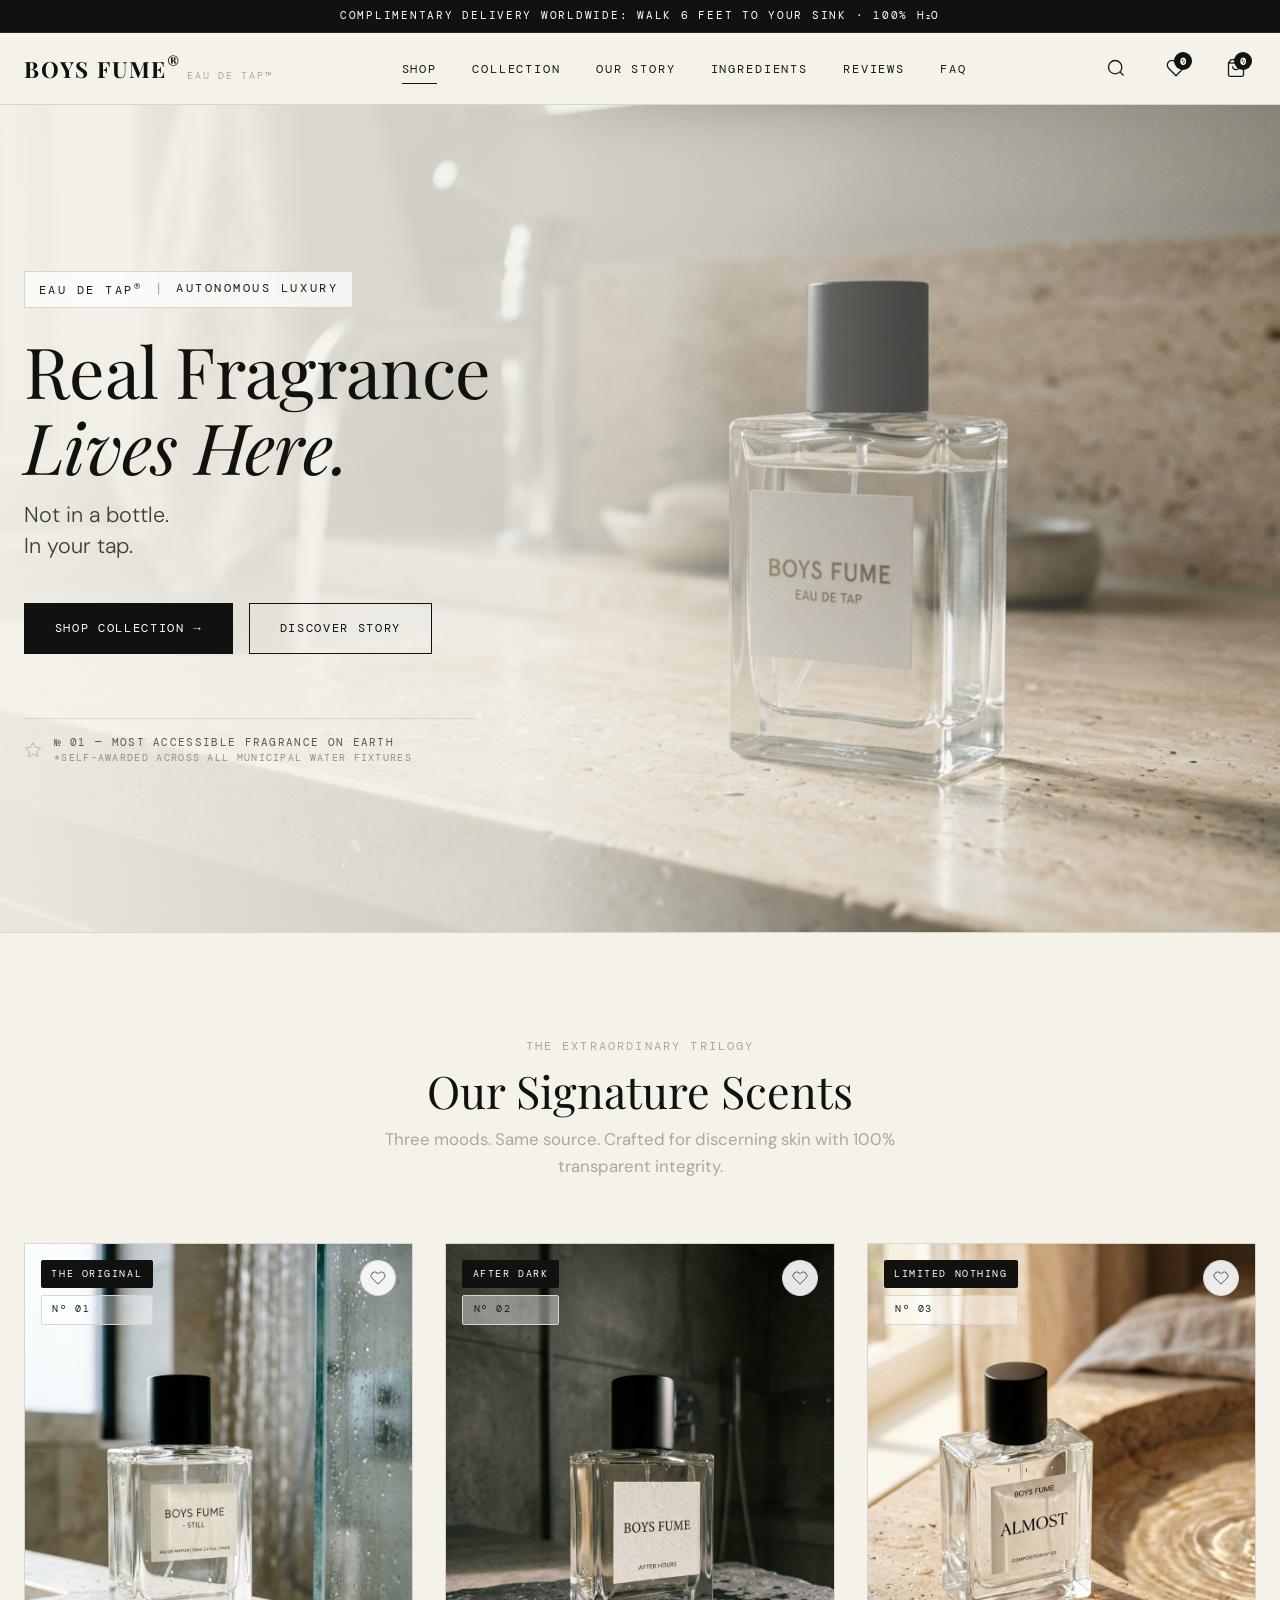
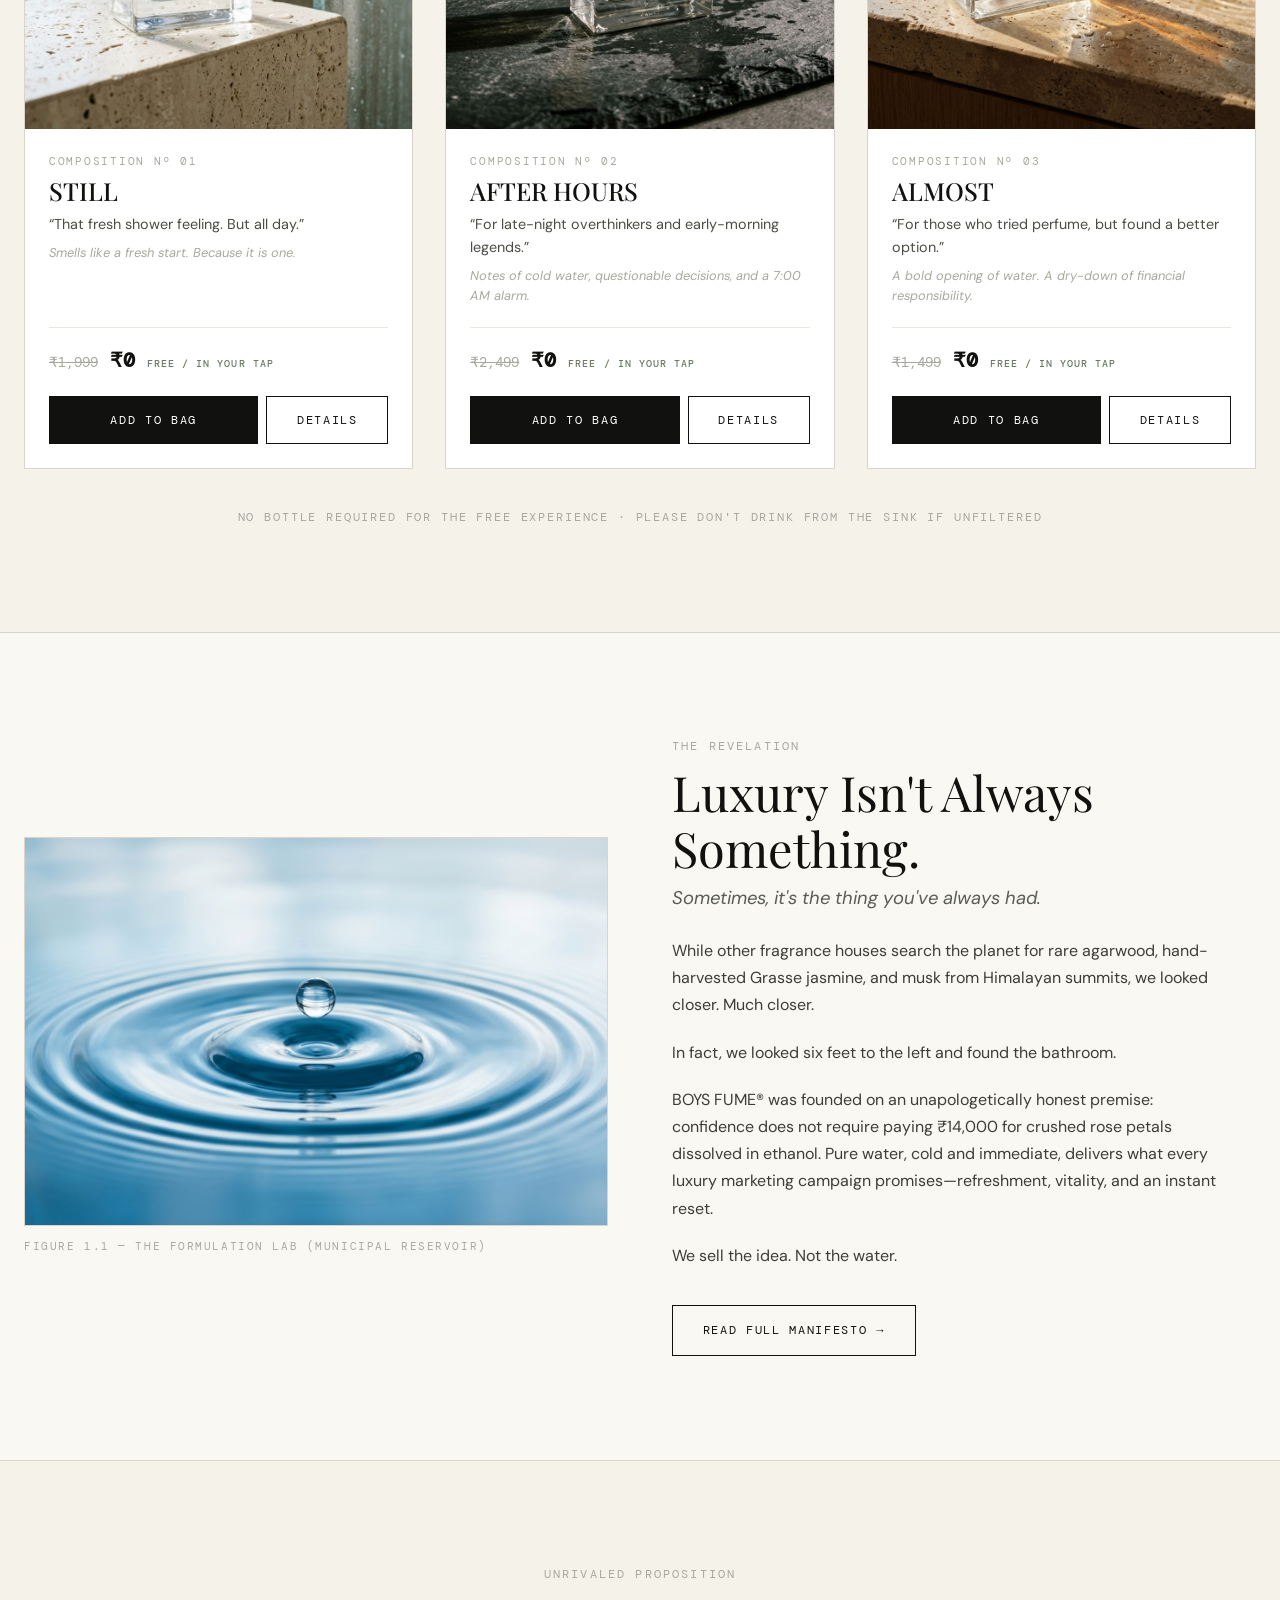
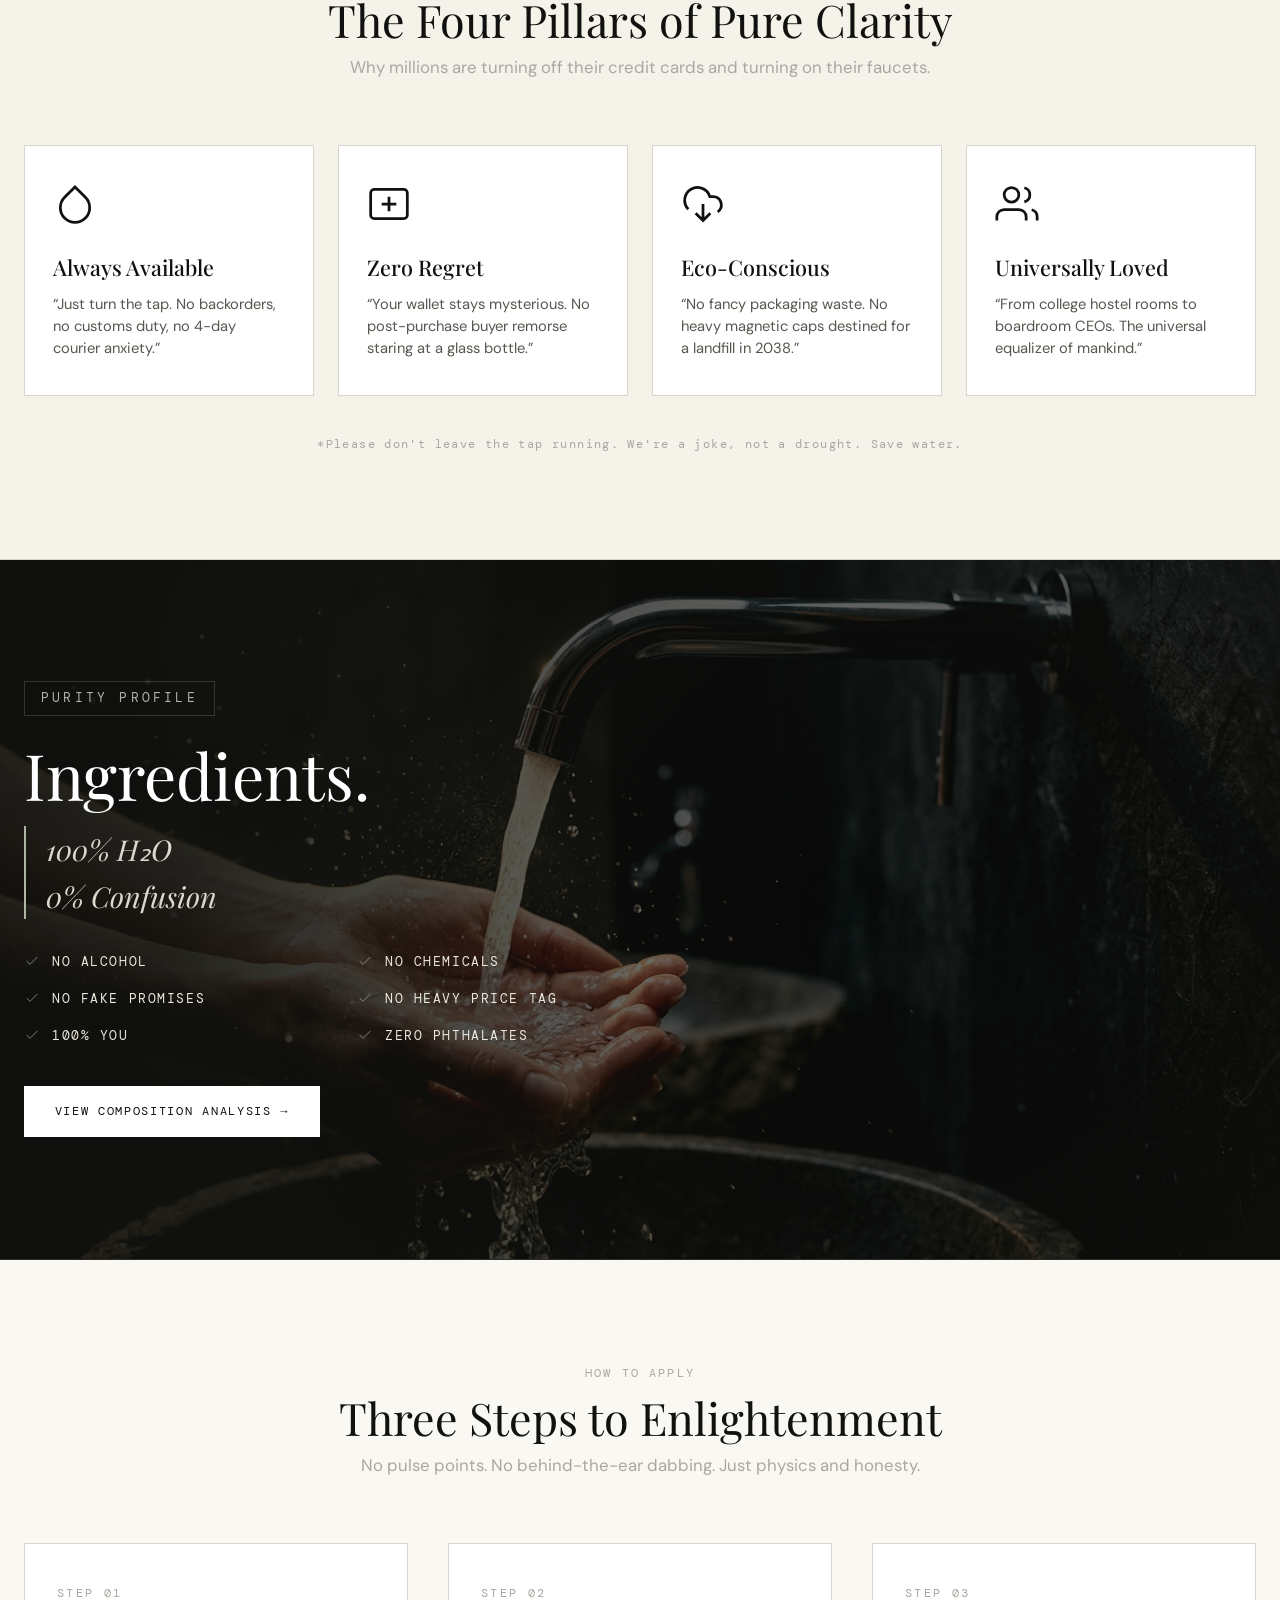
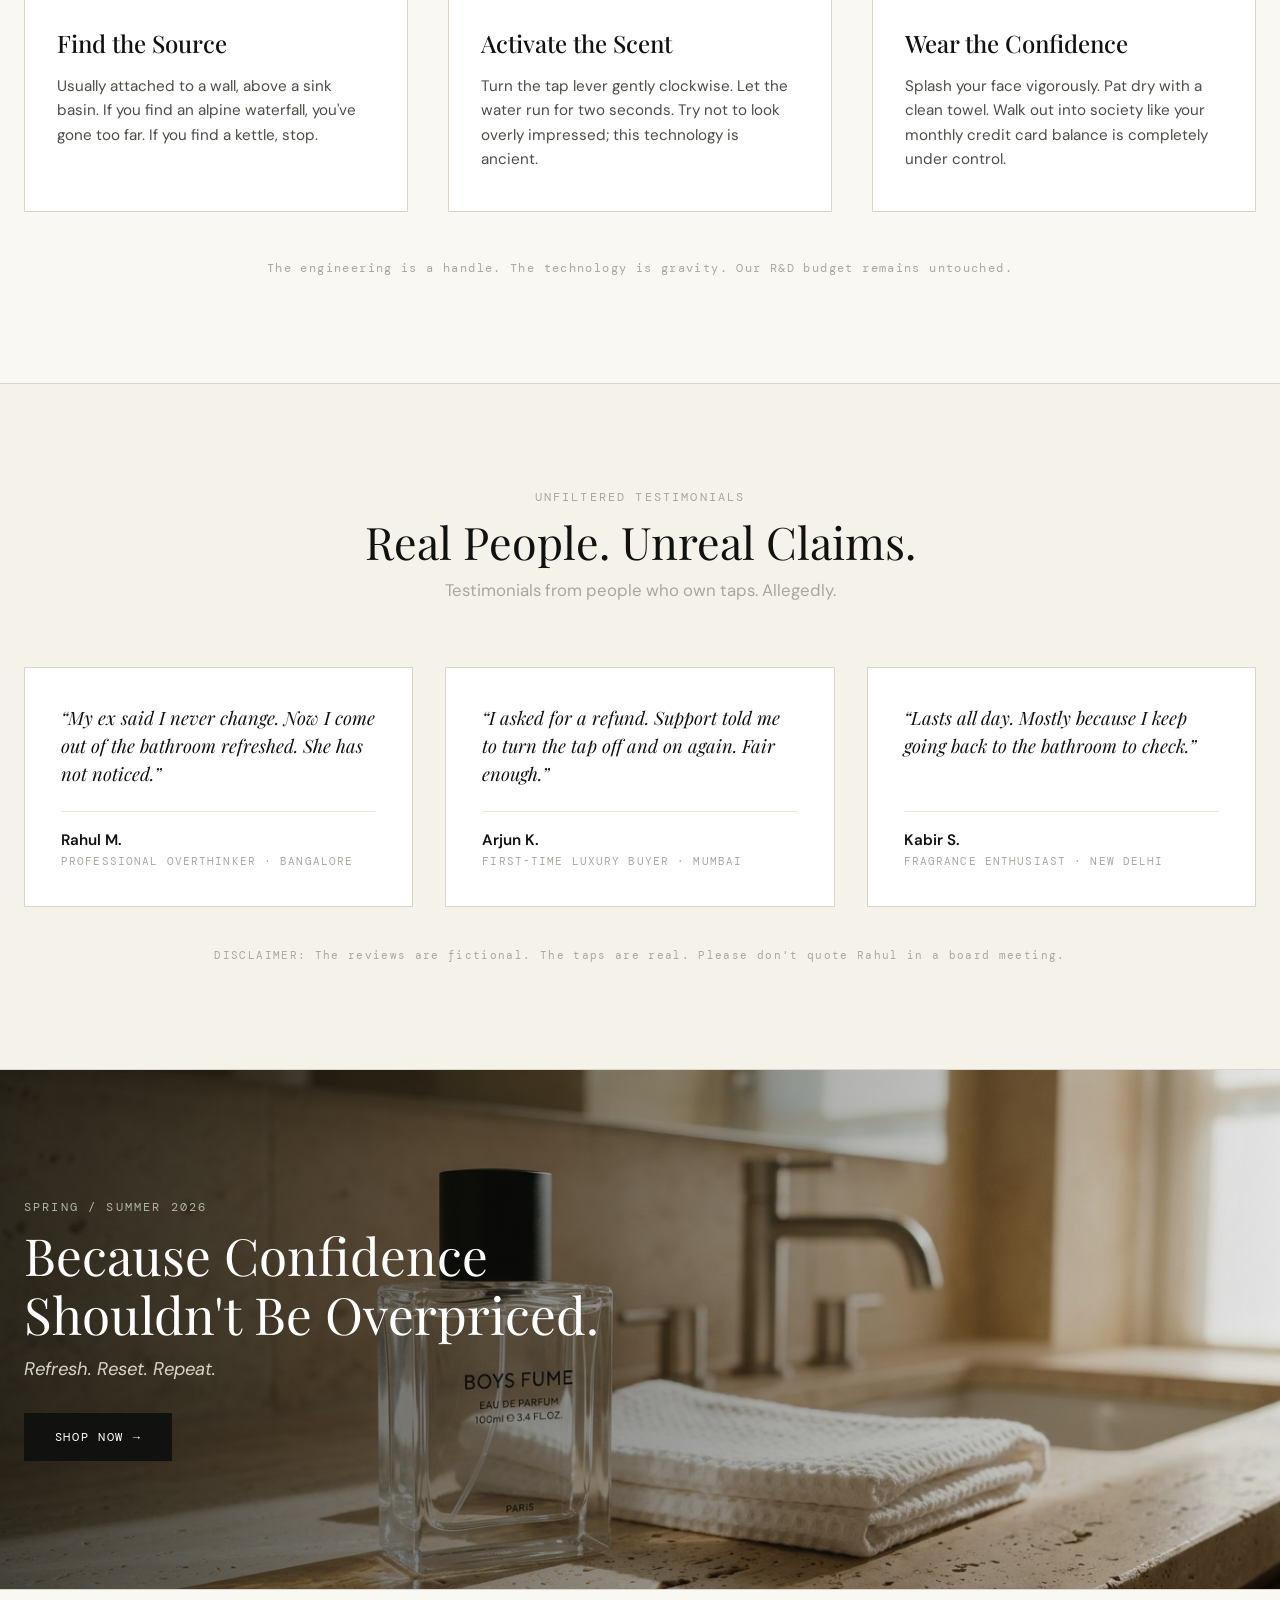
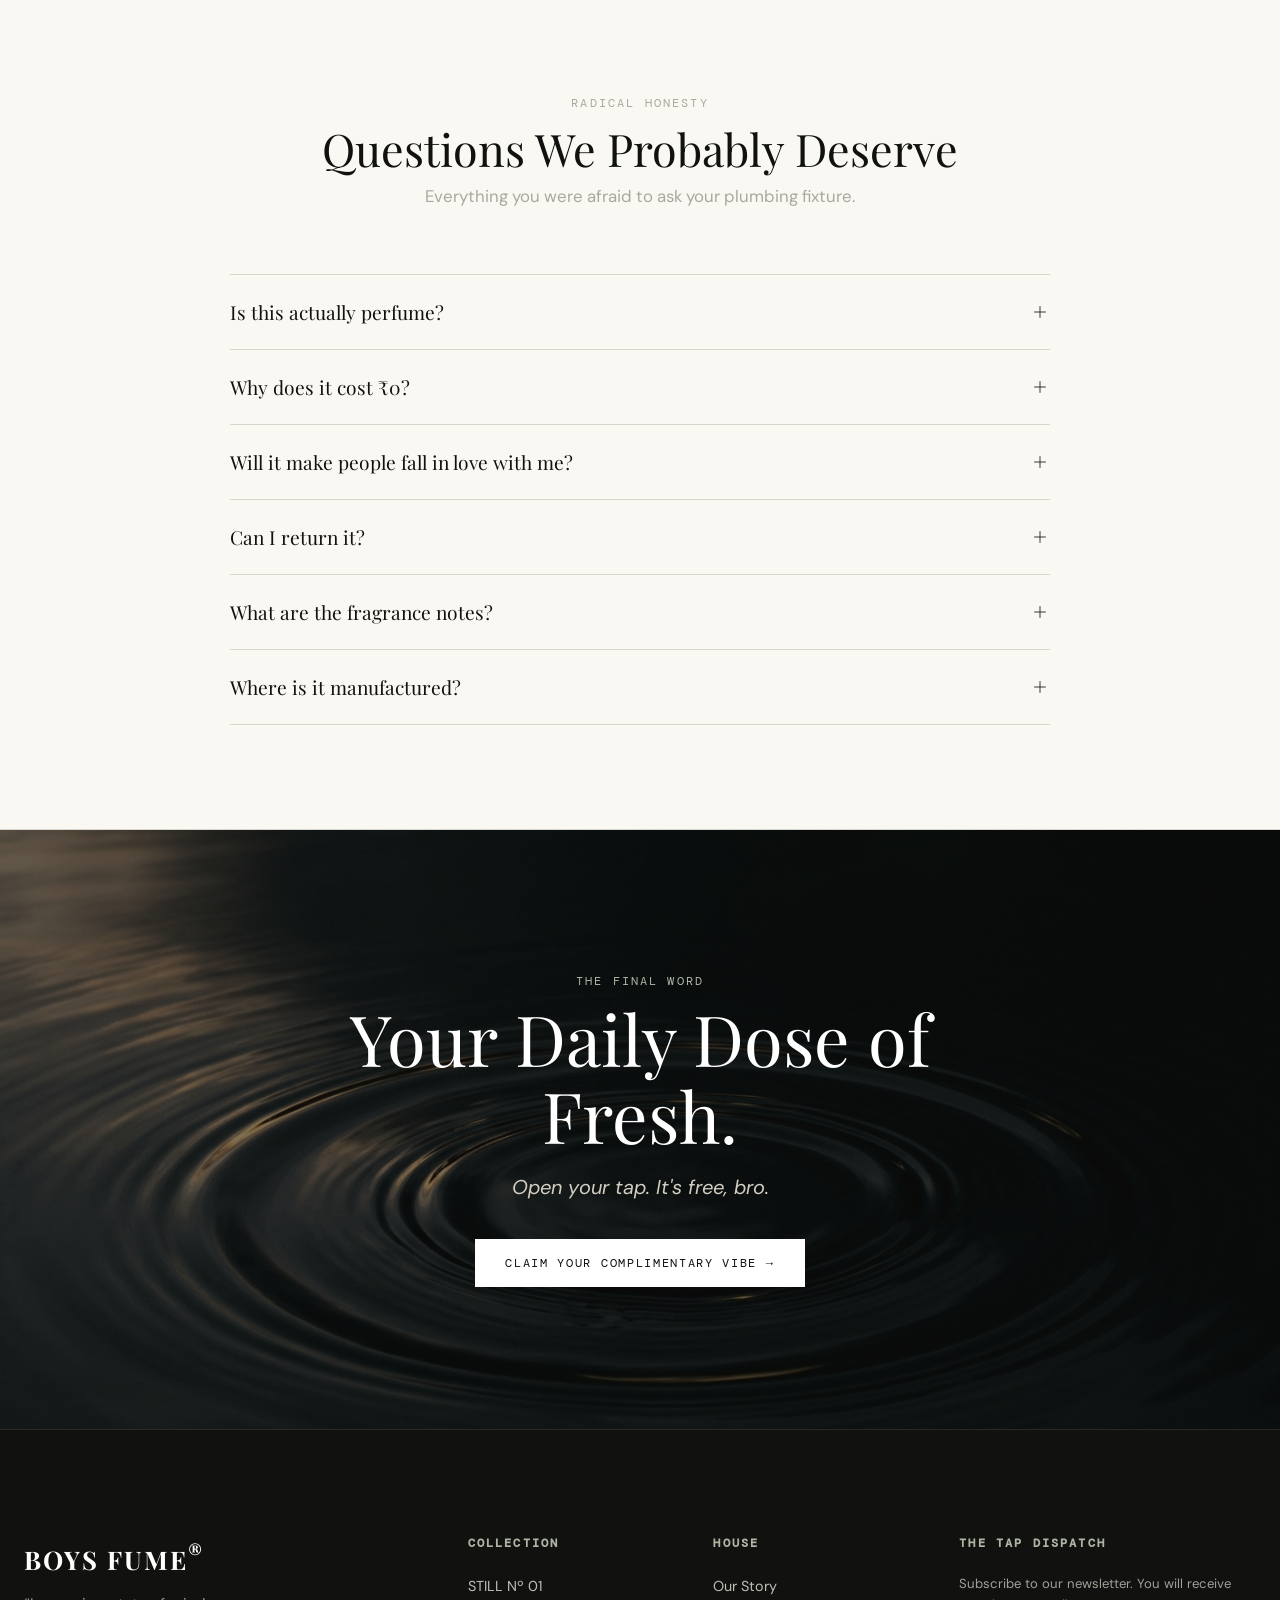
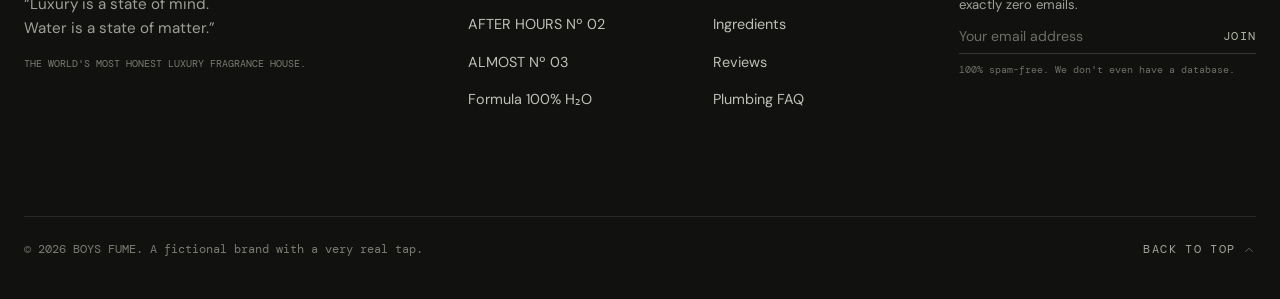
<file: index.html>
<!DOCTYPE html>
<html lang="en">
<head>
  <meta charset="UTF-8">
  <meta name="viewport" content="width=device-width, initial-scale=1.0">
  <title>BOYS FUME® — The World's Most Accessible Luxury</title>
  <meta name="description" content="BOYS FUME® introduces Eau De Tap™. The world's most honest, accessible luxury fragrance. 100% H₂O, 0% Confusion.">
  <link rel="icon" type="image/svg+xml" href="assets/favicon.svg">
  
  <!-- Fonts -->
  <link rel="preconnect" href="https://fonts.googleapis.com">
  <link rel="preconnect" href="https://fonts.gstatic.com" crossorigin>
  <link href="https://fonts.googleapis.com/css2?family=DM+Mono:ital,wght@0,300;0,400;0,500;1,400&family=DM+Sans:ital,opsz,wght@0,9..40,200..800;1,9..40,200..800&family=Playfair+Display:ital,wght@0,400..900;1,400..900&display=swap" rel="stylesheet">
  
  <!-- CSS Stylesheets -->
  <link rel="stylesheet" href="css/styles.css">
  <link rel="stylesheet" href="css/responsive.css">
</head>
<body>

  <!-- Top Announcement Bar -->
  <div style="background-color: var(--color-deep-black); color: var(--color-white); font-family: var(--font-mono); font-size: 0.68rem; letter-spacing: 0.16em; text-transform: uppercase; text-align: center; padding: 0.45rem 1rem; border-bottom: 1px solid rgba(255,255,255,0.1);">
    <span>COMPLIMENTARY DELIVERY WORLDWIDE: WALK 6 FEET TO YOUR SINK · 100% H₂O</span>
  </div>

  <!-- Main Site Navigation -->
  <header class="site-header" id="siteHeader">
    <div class="container header-inner">
      <a href="index.html" class="brand-logo" aria-label="BOYS FUME Homepage">
        <span class="brand-title">BOYS FUME<sup>®</sup></span>
        <span class="brand-sub">EAU DE TAP™</span>
      </a>

      <!-- Desktop Navigation Links -->
      <nav aria-label="Primary Navigation">
        <ul class="nav-links" id="navLinks">
          <li><a href="#collection" class="nav-link active">SHOP</a></li>
          <li><a href="pages/shop.html" class="nav-link">COLLECTION</a></li>
          <li><a href="pages/story.html" class="nav-link">OUR STORY</a></li>
          <li><a href="pages/ingredients.html" class="nav-link">INGREDIENTS</a></li>
          <li><a href="pages/reviews.html" class="nav-link">REVIEWS</a></li>
          <li><a href="pages/faq.html" class="nav-link">FAQ</a></li>
        </ul>
      </nav>

      <!-- Action Utilities -->
      <div class="nav-actions">
        <!-- Search Trigger -->
        <button class="action-btn" id="searchTrigger" aria-label="Search Fragrances">
          <svg viewBox="0 0 24 24" fill="none">
            <circle cx="11" cy="11" r="8"/>
            <line x1="21" y1="21" x2="16.65" y2="16.65"/>
          </svg>
        </button>

        <!-- Wishlist Drawer Trigger -->
        <button class="action-btn" data-action="open-wishlist" aria-label="View Wishlist">
          <svg viewBox="0 0 24 24" fill="none">
            <path d="M20.84 4.61a5.5 5.5 0 0 0-7.78 0L12 5.67l-1.06-1.06a5.5 5.5 0 0 0-7.78 7.78l1.06 1.06L12 21.23l7.78-7.78 1.06-1.06a5.5 5.5 0 0 0 0-7.78z"/>
          </svg>
          <span class="counter-badge wishlist-count-badge">0</span>
        </button>

        <!-- Shopping Bag Trigger -->
        <button class="action-btn" data-action="open-cart" aria-label="View Shopping Bag">
          <svg viewBox="0 0 24 24" fill="none">
            <path d="M6 2L3 6v14a2 2 0 0 0 2 2h14a2 2 0 0 0 2-2V6l-3-4z"/>
            <line x1="3" y1="6" x2="21" y2="6"/>
            <path d="M16 10a4 4 0 0 1-8 0"/>
          </svg>
          <span class="counter-badge cart-count-badge">0</span>
        </button>

        <!-- Mobile Hamburger Button -->
        <button class="mobile-nav-toggle" id="mobileNavToggle" aria-label="Toggle Mobile Navigation" aria-expanded="false">
          <span></span>
          <span></span>
          <span></span>
        </button>
      </div>
    </div>
  </header>

  <main>
    <!-- =====================================================================
         PART 8 — HOMEPAGE HERO SECTION
         ===================================================================== -->
    <section class="hero-section" aria-label="Hero Campaign">
      <div class="hero-bg-container">
        <picture>
          <source srcset="assets/images/hero-campaign.webp" type="image/webp">
          <img src="assets/images/hero-campaign.jpg" alt="BOYS FUME Eau De Tap Luxury Glass Perfume Flacon resting on a wet beige stone counter with a modern chrome tap softly pouring water in warm morning sunlight" class="hero-image">
        </picture>
        <div class="hero-gradient-overlay"></div>
      </div>

      <div class="container">
        <div class="hero-content">
          <div class="hero-campaign-tag">
            <span>EAU DE TAP<sup>®</sup></span>
            <span style="opacity: 0.4;">|</span>
            <span>AUTONOMOUS LUXURY</span>
          </div>

          <h1 class="hero-headline">
            Real Fragrance<br>
            <em>Lives Here.</em>
          </h1>

          <p class="hero-subhead">
            Not in a bottle.<br>
            In your tap.
          </p>

          <div class="hero-actions">
            <a href="#collection" class="btn btn-primary">
              SHOP COLLECTION &rarr;
            </a>
            <a href="pages/story.html" class="btn btn-outline">
              DISCOVER STORY
            </a>
          </div>

          <div class="hero-award-claim">
            <svg viewBox="0 0 24 24" fill="none" stroke="currentColor">
              <polygon points="12 2 15.09 8.26 22 9.27 17 14.14 18.18 21.02 12 17.77 5.82 21.02 7 14.14 2 9.27 8.91 8.26 12 2"/>
            </svg>
            <p>№ 01 — MOST ACCESSIBLE FRAGRANCE ON EARTH<br><span style="font-size: 0.6rem; color: #8C8E84;">*Self-awarded across all municipal water fixtures</span></p>
          </div>
        </div>
      </div>
    </section>

    <!-- =====================================================================
         PART 9 — COLLECTION AND PRODUCT CARDS
         ===================================================================== -->
    <section class="collection-section" id="collection" aria-label="Our Signature Scents">
      <div class="container">
        <div class="section-header">
          <span class="section-label">THE EXTRAORDINARY TRILOGY</span>
          <h2 class="section-title">Our Signature Scents</h2>
          <p class="section-subtitle">Three moods. Same source. Crafted for discerning skin with 100% transparent integrity.</p>
        </div>

        <div class="product-grid">
          <!-- Product 01: STILL -->
          <article class="product-card" data-product-id="still">
            <div class="product-image-wrap" onclick="window.appController.openQuickView('still')">
              <picture>
                <source srcset="assets/images/product-still.webp" type="image/webp">
                <img src="assets/images/product-still.jpg" alt="STILL Eau De Tap Flacon by rainfall shower" class="product-image" loading="lazy">
              </picture>
              <div class="product-badge-group">
                <span class="badge badge-dark">THE ORIGINAL</span>
                <span class="badge badge-outline">Nº 01</span>
              </div>
              <button class="product-wishlist-btn" data-product-id="still" onclick="event.stopPropagation(); window.cartManager.toggleWishlist('still');" aria-label="Add STILL to Wishlist">
                <svg viewBox="0 0 24 24"><path d="M20.84 4.61a5.5 5.5 0 0 0-7.78 0L12 5.67l-1.06-1.06a5.5 5.5 0 0 0-7.78 7.78l1.06 1.06L12 21.23l7.78-7.78 1.06-1.06a5.5 5.5 0 0 0 0-7.78z"/></svg>
              </button>
            </div>
            <div class="product-details">
              <span class="product-edition">COMPOSITION Nº 01</span>
              <h3 class="product-title">STILL</h3>
              <p class="product-tagline">“That fresh shower feeling. But all day.”</p>
              <p class="product-subtext">Smells like a fresh start. Because it is one.</p>
              
              <div class="product-pricing">
                <span class="price-strike">₹1,999</span>
                <span class="price-actual">₹0</span>
                <span class="price-sub">Free / In Your Tap</span>
              </div>

              <div class="product-actions">
                <button class="btn btn-primary" onclick="window.cartManager.addItem('still', 1)">
                  ADD TO BAG
                </button>
                <button class="btn btn-outline" onclick="window.appController.openQuickView('still')" aria-label="Quick view STILL">
                  DETAILS
                </button>
              </div>
            </div>
          </article>

          <!-- Product 02: AFTER HOURS -->
          <article class="product-card" data-product-id="after-hours">
            <div class="product-image-wrap" onclick="window.appController.openQuickView('after-hours')">
              <picture>
                <source srcset="assets/images/product-after-hours.webp" type="image/webp">
                <img src="assets/images/product-after-hours.jpg" alt="AFTER HOURS Eau De Tap Flacon on moody dark slate" class="product-image" loading="lazy">
              </picture>
              <div class="product-badge-group">
                <span class="badge badge-dark">AFTER DARK</span>
                <span class="badge badge-outline">Nº 02</span>
              </div>
              <button class="product-wishlist-btn" data-product-id="after-hours" onclick="event.stopPropagation(); window.cartManager.toggleWishlist('after-hours');" aria-label="Add AFTER HOURS to Wishlist">
                <svg viewBox="0 0 24 24"><path d="M20.84 4.61a5.5 5.5 0 0 0-7.78 0L12 5.67l-1.06-1.06a5.5 5.5 0 0 0-7.78 7.78l1.06 1.06L12 21.23l7.78-7.78 1.06-1.06a5.5 5.5 0 0 0 0-7.78z"/></svg>
              </button>
            </div>
            <div class="product-details">
              <span class="product-edition">COMPOSITION Nº 02</span>
              <h3 class="product-title">AFTER HOURS</h3>
              <p class="product-tagline">“For late-night overthinkers and early-morning legends.”</p>
              <p class="product-subtext">Notes of cold water, questionable decisions, and a 7:00 AM alarm.</p>
              
              <div class="product-pricing">
                <span class="price-strike">₹2,499</span>
                <span class="price-actual">₹0</span>
                <span class="price-sub">Free / In Your Tap</span>
              </div>

              <div class="product-actions">
                <button class="btn btn-primary" onclick="window.cartManager.addItem('after-hours', 1)">
                  ADD TO BAG
                </button>
                <button class="btn btn-outline" onclick="window.appController.openQuickView('after-hours')" aria-label="Quick view AFTER HOURS">
                  DETAILS
                </button>
              </div>
            </div>
          </article>

          <!-- Product 03: ALMOST -->
          <article class="product-card" data-product-id="almost">
            <div class="product-image-wrap" onclick="window.appController.openQuickView('almost')">
              <picture>
                <source srcset="assets/images/product-almost.webp" type="image/webp">
                <img src="assets/images/product-almost.jpg" alt="ALMOST Eau De Tap Flacon by sunlit travertine basin" class="product-image" loading="lazy">
              </picture>
              <div class="product-badge-group">
                <span class="badge badge-dark">LIMITED NOTHING</span>
                <span class="badge badge-outline">Nº 03</span>
              </div>
              <button class="product-wishlist-btn" data-product-id="almost" onclick="event.stopPropagation(); window.cartManager.toggleWishlist('almost');" aria-label="Add ALMOST to Wishlist">
                <svg viewBox="0 0 24 24"><path d="M20.84 4.61a5.5 5.5 0 0 0-7.78 0L12 5.67l-1.06-1.06a5.5 5.5 0 0 0-7.78 7.78l1.06 1.06L12 21.23l7.78-7.78 1.06-1.06a5.5 5.5 0 0 0 0-7.78z"/></svg>
              </button>
            </div>
            <div class="product-details">
              <span class="product-edition">COMPOSITION Nº 03</span>
              <h3 class="product-title">ALMOST</h3>
              <p class="product-tagline">“For those who tried perfume, but found a better option.”</p>
              <p class="product-subtext">A bold opening of water. A dry-down of financial responsibility.</p>
              
              <div class="product-pricing">
                <span class="price-strike">₹1,499</span>
                <span class="price-actual">₹0</span>
                <span class="price-sub">Free / In Your Tap</span>
              </div>

              <div class="product-actions">
                <button class="btn btn-primary" onclick="window.cartManager.addItem('almost', 1)">
                  ADD TO BAG
                </button>
                <button class="btn btn-outline" onclick="window.appController.openQuickView('almost')" aria-label="Quick view ALMOST">
                  DETAILS
                </button>
              </div>
            </div>
          </article>
        </div>

        <p class="product-footnote">
          NO BOTTLE REQUIRED FOR THE FREE EXPERIENCE · PLEASE DON'T DRINK FROM THE SINK IF UNFILTERED
        </p>
      </div>
    </section>

    <!-- =====================================================================
         PART 11 — BRAND STORY
         ===================================================================== -->
    <section class="story-section" aria-label="Our Philosophy">
      <div class="container">
        <div class="story-grid">
          <div class="story-media">
            <picture>
              <source srcset="assets/images/water-ripple.webp" type="image/webp">
              <img src="assets/images/water-ripple.jpg" alt="A single pure water droplet creating perfect circular ripples in a calm pool" class="story-image" loading="lazy">
            </picture>
            <div class="story-caption">FIGURE 1.1 — THE FORMULATION LAB (MUNICIPAL RESERVOIR)</div>
          </div>

          <div class="story-text-wrap">
            <span class="section-label">THE REVELATION</span>
            <h2 class="story-headline">Luxury Isn't Always Something.</h2>
            <p class="story-sub">Sometimes, it's the thing you've always had.</p>

            <div class="story-body">
              <p>
                While other fragrance houses search the planet for rare agarwood, hand-harvested Grasse jasmine, and musk from Himalayan summits, we looked closer. Much closer.
              </p>
              <p>
                In fact, we looked six feet to the left and found the bathroom.
              </p>
              <p>
                BOYS FUME® was founded on an unapologetically honest premise: confidence does not require paying ₹14,000 for crushed rose petals dissolved in ethanol. Pure water, cold and immediate, delivers what every luxury marketing campaign promises—refreshment, vitality, and an instant reset.
              </p>
              <p>
                We sell the idea. Not the water.
              </p>
            </div>

            <a href="pages/story.html" class="btn btn-outline" style="margin-top: 1rem;">
              READ FULL MANIFESTO &rarr;
            </a>
          </div>
        </div>
      </div>
    </section>

    <!-- =====================================================================
         PART 12 — WHY CHOOSE BOYS FUME?
         ===================================================================== -->
    <section class="benefits-section" aria-label="Why Choose BOYS FUME">
      <div class="container">
        <div class="section-header">
          <span class="section-label">UNRIVALED PROPOSITION</span>
          <h2 class="section-title">The Four Pillars of Pure Clarity</h2>
          <p class="section-subtitle">Why millions are turning off their credit cards and turning on their faucets.</p>
        </div>

        <div class="benefits-grid">
          <div class="benefit-card">
            <svg class="benefit-icon" viewBox="0 0 24 24" fill="none" stroke="currentColor">
              <path d="M12 2.69l5.66 5.66a8 8 0 1 1-11.31 0z"/>
            </svg>
            <h3 class="benefit-title">Always Available</h3>
            <p class="benefit-desc">“Just turn the tap. No backorders, no customs duty, no 4-day courier anxiety.”</p>
          </div>

          <div class="benefit-card">
            <svg class="benefit-icon" viewBox="0 0 24 24" fill="none" stroke="currentColor">
              <rect x="2" y="4" width="20" height="16" rx="2"/>
              <path d="M12 8v8m-4-4h8"/>
            </svg>
            <h3 class="benefit-title">Zero Regret</h3>
            <p class="benefit-desc">“Your wallet stays mysterious. No post-purchase buyer remorse staring at a glass bottle.”</p>
          </div>

          <div class="benefit-card">
            <svg class="benefit-icon" viewBox="0 0 24 24" fill="none" stroke="currentColor">
              <path d="M4 14.899A7 7 0 1 1 15.71 8h1.79a4.5 4.5 0 0 1 2.5 8.242"/>
              <path d="M12 12v9m-4-4 4 4 4-4"/>
            </svg>
            <h3 class="benefit-title">Eco-Conscious</h3>
            <p class="benefit-desc">“No fancy packaging waste. No heavy magnetic caps destined for a landfill in 2038.”</p>
          </div>

          <div class="benefit-card">
            <svg class="benefit-icon" viewBox="0 0 24 24" fill="none" stroke="currentColor">
              <path d="M17 21v-2a4 4 0 0 0-4-4H5a4 4 0 0 0-4 4v2"/>
              <circle cx="9" cy="7" r="4"/>
              <path d="M23 21v-2a4 4 0 0 0-3-3.87"/>
              <path d="M16 3.13a4 4 0 0 1 0 7.75"/>
            </svg>
            <h3 class="benefit-title">Universally Loved</h3>
            <p class="benefit-desc">“From college hostel rooms to boardroom CEOs. The universal equalizer of mankind.”</p>
          </div>
        </div>

        <p class="benefits-footnote">
          *Please don't leave the tap running. We're a joke, not a drought. Save water.
        </p>
      </div>
    </section>

    <!-- =====================================================================
         PART 13 — INGREDIENTS CAMPAIGN
         ===================================================================== -->
    <section class="ingredients-section" id="ingredients" aria-label="Ingredients Manifesto">
      <div class="ingredients-bg-wrap">
        <picture>
          <source srcset="assets/images/ingredient-hands.webp" type="image/webp">
          <img src="assets/images/ingredient-hands.jpg" alt="Cupped hands collecting pure flowing water from a modern chrome tap in dramatic lighting" class="ingredients-bg" loading="lazy">
        </picture>
        <div class="ingredients-overlay"></div>
      </div>

      <div class="container">
        <div class="ingredients-content">
          <span class="formula-tag">PURITY PROFILE</span>
          <h2 class="ingredients-title">Ingredients.</h2>
          <div class="formula-highlight">
            100% H₂O<br>
            0% Confusion
          </div>

          <ul class="ingredients-checklist">
            <li class="checklist-item">
              <svg viewBox="0 0 24 24" fill="none"><polyline points="20 6 9 17 4 12"/></svg>
              <span>No Alcohol</span>
            </li>
            <li class="checklist-item">
              <svg viewBox="0 0 24 24" fill="none"><polyline points="20 6 9 17 4 12"/></svg>
              <span>No Chemicals</span>
            </li>
            <li class="checklist-item">
              <svg viewBox="0 0 24 24" fill="none"><polyline points="20 6 9 17 4 12"/></svg>
              <span>No Fake Promises</span>
            </li>
            <li class="checklist-item">
              <svg viewBox="0 0 24 24" fill="none"><polyline points="20 6 9 17 4 12"/></svg>
              <span>No Heavy Price Tag</span>
            </li>
            <li class="checklist-item">
              <svg viewBox="0 0 24 24" fill="none"><polyline points="20 6 9 17 4 12"/></svg>
              <span>100% You</span>
            </li>
            <li class="checklist-item">
              <svg viewBox="0 0 24 24" fill="none"><polyline points="20 6 9 17 4 12"/></svg>
              <span>Zero Phthalates</span>
            </li>
          </ul>

          <a href="pages/ingredients.html" class="btn btn-light">
            VIEW COMPOSITION ANALYSIS &rarr;
          </a>
        </div>
      </div>
    </section>

    <!-- =====================================================================
         PART 14 — THE SIGNATURE RITUAL
         ===================================================================== -->
    <section class="ritual-section" aria-label="The Application Ritual">
      <div class="container">
        <div class="section-header">
          <span class="section-label">HOW TO APPLY</span>
          <h2 class="section-title">Three Steps to Enlightenment</h2>
          <p class="section-subtitle">No pulse points. No behind-the-ear dabbing. Just physics and honesty.</p>
        </div>

        <div class="ritual-grid">
          <div class="ritual-step">
            <span class="step-num">STEP 01</span>
            <h3 class="step-title">Find the Source</h3>
            <p class="step-desc">
              Usually attached to a wall, above a sink basin. If you find an alpine waterfall, you've gone too far. If you find a kettle, stop.
            </p>
          </div>

          <div class="ritual-step">
            <span class="step-num">STEP 02</span>
            <h3 class="step-title">Activate the Scent</h3>
            <p class="step-desc">
              Turn the tap lever gently clockwise. Let the water run for two seconds. Try not to look overly impressed; this technology is ancient.
            </p>
          </div>

          <div class="ritual-step">
            <span class="step-num">STEP 03</span>
            <h3 class="step-title">Wear the Confidence</h3>
            <p class="step-desc">
              Splash your face vigorously. Pat dry with a clean towel. Walk out into society like your monthly credit card balance is completely under control.
            </p>
          </div>
        </div>

        <p class="ritual-footnote">
          The engineering is a handle. The technology is gravity. Our R&D budget remains untouched.
        </p>
      </div>
    </section>

    <!-- =====================================================================
         PART 15 — REVIEWS
         ===================================================================== -->
    <section class="reviews-section" id="reviews" aria-label="Fictional Customer Reviews">
      <div class="container">
        <div class="section-header">
          <span class="section-label">UNFILTERED TESTIMONIALS</span>
          <h2 class="section-title">Real People. Unreal Claims.</h2>
          <p class="section-subtitle">Testimonials from people who own taps. Allegedly.</p>
        </div>

        <div class="reviews-grid">
          <article class="review-card">
            <p class="review-quote">
              “My ex said I never change. Now I come out of the bathroom refreshed. She has not noticed.”
            </p>
            <div class="review-author">
              <div class="author-name">Rahul M.</div>
              <div class="author-title">Professional Overthinker · Bangalore</div>
            </div>
          </article>

          <article class="review-card">
            <p class="review-quote">
              “I asked for a refund. Support told me to turn the tap off and on again. Fair enough.”
            </p>
            <div class="review-author">
              <div class="author-name">Arjun K.</div>
              <div class="author-title">First-Time Luxury Buyer · Mumbai</div>
            </div>
          </article>

          <article class="review-card">
            <p class="review-quote">
              “Lasts all day. Mostly because I keep going back to the bathroom to check.”
            </p>
            <div class="review-author">
              <div class="author-name">Kabir S.</div>
              <div class="author-title">Fragrance Enthusiast · New Delhi</div>
            </div>
          </article>
        </div>

        <p class="reviews-disclaimer">
          DISCLAIMER: The reviews are fictional. The taps are real. Please don't quote Rahul in a board meeting.
        </p>
      </div>
    </section>

    <!-- =====================================================================
         PART 16 — CAMPAIGN BANNER
         ===================================================================== -->
    <section class="campaign-banner" aria-label="Editorial Campaign">
      <div class="campaign-bg-wrap">
        <picture>
          <source srcset="assets/images/bathroom-campaign.webp" type="image/webp">
          <img src="assets/images/bathroom-campaign.jpg" alt="Minimalist luxury travertine vanity with BOYS FUME flacon and waffle linen towel" class="campaign-bg" loading="lazy">
        </picture>
        <div class="campaign-overlay"></div>
      </div>

      <div class="container">
        <div class="campaign-content">
          <span class="section-label" style="color: var(--color-muted-sage);">SPRING / SUMMER 2026</span>
          <h2 class="campaign-headline">Because Confidence Shouldn't Be Overpriced.</h2>
          <p class="campaign-sub">Refresh. Reset. Repeat.</p>
          <button class="btn btn-primary" onclick="window.cartManager.addItem('still', 1)">
            SHOP NOW &rarr;
          </button>
        </div>
      </div>
    </section>

    <!-- =====================================================================
         PART 17 — FAQ ACCORDION
         ===================================================================== -->
    <section class="faq-section" id="faq" aria-label="Frequently Asked Questions">
      <div class="container container-narrow">
        <div class="section-header">
          <span class="section-label">RADICAL HONESTY</span>
          <h2 class="section-title">Questions We Probably Deserve</h2>
          <p class="section-subtitle">Everything you were afraid to ask your plumbing fixture.</p>
        </div>

        <div class="faq-accordion">
          <!-- Question 1 -->
          <div class="faq-item">
            <button class="faq-question-btn" aria-expanded="false">
              <span>Is this actually perfume?</span>
              <svg class="faq-icon" viewBox="0 0 24 24" fill="none"><line x1="12" y1="5" x2="12" y2="19"/><line x1="5" y1="12" x2="19" y2="12"/></svg>
            </button>
            <div class="faq-answer">
              <div class="faq-answer-inner">
                No. It is a luxury-fragrance-shaped joke about marketing. The product is water. Your tap has been doing this for free since the Indus Valley Civilization.
              </div>
            </div>
          </div>

          <!-- Question 2 -->
          <div class="faq-item">
            <button class="faq-question-btn" aria-expanded="false">
              <span>Why does it cost ₹0?</span>
              <svg class="faq-icon" viewBox="0 0 24 24" fill="none"><line x1="12" y1="5" x2="12" y2="19"/><line x1="5" y1="12" x2="19" y2="12"/></svg>
            </button>
            <div class="faq-answer">
              <div class="faq-answer-inner">
                Because the key ingredient is already in your home. We considered charging ₹9,999 for the bottle, then remembered you already own a glass.
              </div>
            </div>
          </div>

          <!-- Question 3 -->
          <div class="faq-item">
            <button class="faq-question-btn" aria-expanded="false">
              <span>Will it make people fall in love with me?</span>
              <svg class="faq-icon" viewBox="0 0 24 24" fill="none"><line x1="12" y1="5" x2="12" y2="19"/><line x1="5" y1="12" x2="19" y2="12"/></svg>
            </button>
            <div class="faq-answer">
              <div class="faq-answer-inner">
                We cannot promise that. Try kindness, listening, clean clothes, and not calling a three-day situationship a "spiritual journey".
              </div>
            </div>
          </div>

          <!-- Question 4 -->
          <div class="faq-item">
            <button class="faq-question-btn" aria-expanded="false">
              <span>Can I return it?</span>
              <svg class="faq-icon" viewBox="0 0 24 24" fill="none"><line x1="12" y1="5" x2="12" y2="19"/><line x1="5" y1="12" x2="19" y2="12"/></svg>
            </button>
            <div class="faq-answer">
              <div class="faq-answer-inner">
                Turn the tap off and enjoy your full refund of ₹0. Please allow 3–5 business seconds for the transaction to reconcile in your soul.
              </div>
            </div>
          </div>

          <!-- Question 5 -->
          <div class="faq-item">
            <button class="faq-question-btn" aria-expanded="false">
              <span>What are the fragrance notes?</span>
              <svg class="faq-icon" viewBox="0 0 24 24" fill="none"><line x1="12" y1="5" x2="12" y2="19"/><line x1="5" y1="12" x2="19" y2="12"/></svg>
            </button>
            <div class="faq-answer">
              <div class="faq-answer-inner">
                Top note: water.<br>
                Heart note: more water.<br>
                Base note: the water bill your family is already paying.
              </div>
            </div>
          </div>

          <!-- Question 6 -->
          <div class="faq-item">
            <button class="faq-question-btn" aria-expanded="false">
              <span>Where is it manufactured?</span>
              <svg class="faq-icon" viewBox="0 0 24 24" fill="none"><line x1="12" y1="5" x2="12" y2="19"/><line x1="5" y1="12" x2="19" y2="12"/></svg>
            </button>
            <div class="faq-answer">
              <div class="faq-answer-inner">
                Depending on your plumbing, your local water supply board or your society's overhead water tank. Our supply chain is unusually close to home.
              </div>
            </div>
          </div>
        </div>
      </div>
    </section>

    <!-- =====================================================================
         PART 20 — FINAL CAMPAIGN
         ===================================================================== -->
    <section class="final-campaign-section" aria-label="Final Closing Campaign">
      <picture>
        <source srcset="assets/images/final-water-campaign.webp" type="image/webp">
        <img src="assets/images/final-water-campaign.jpg" alt="Dark cinematic rippling water reflecting quiet golden crests" class="final-campaign-bg" loading="lazy">
      </picture>

      <div class="final-campaign-content">
        <span class="section-label" style="color: var(--color-muted-sage);">THE FINAL WORD</span>
        <h2 class="final-campaign-headline">Your Daily Dose of Fresh.</h2>
        <p class="final-campaign-sub">Open your tap. It's free, bro.</p>
        <button class="btn btn-light" onclick="window.cartManager.addItem('after-hours', 1)">
          CLAIM YOUR COMPLIMENTARY VIBE &rarr;
        </button>
      </div>
    </section>
  </main>

  <!-- =======================================================================
       PART 21 — FOOTER
       ======================================================================= -->
  <footer class="site-footer">
    <div class="container">
      <div class="footer-top">
        <div class="footer-brand">
          <div class="brand-title">BOYS FUME<sup>®</sup></div>
          <p class="footer-tagline">
            “Luxury is a state of mind.<br>
            Water is a state of matter.”
          </p>
          <p style="font-family: var(--font-mono); font-size: 0.65rem; color: #7A7C73; margin-top: 1rem;">
            THE WORLD'S MOST HONEST LUXURY FRAGRANCE HOUSE.
          </p>
        </div>

        <div>
          <h4 class="footer-heading">COLLECTION</h4>
          <ul class="footer-links">
            <li><a href="pages/shop.html" class="footer-link">STILL Nº 01</a></li>
            <li><a href="pages/shop.html" class="footer-link">AFTER HOURS Nº 02</a></li>
            <li><a href="pages/shop.html" class="footer-link">ALMOST Nº 03</a></li>
            <li><a href="pages/ingredients.html" class="footer-link">Formula 100% H₂O</a></li>
          </ul>
        </div>

        <div>
          <h4 class="footer-heading">HOUSE</h4>
          <ul class="footer-links">
            <li><a href="pages/story.html" class="footer-link">Our Story</a></li>
            <li><a href="pages/ingredients.html" class="footer-link">Ingredients</a></li>
            <li><a href="pages/reviews.html" class="footer-link">Reviews</a></li>
            <li><a href="pages/faq.html" class="footer-link">Plumbing FAQ</a></li>
          </ul>
        </div>

        <div>
          <h4 class="footer-heading">THE TAP DISPATCH</h4>
          <p style="font-size: 0.82rem; color: #A0A299; margin-bottom: 0.75rem;">
            Subscribe to our newsletter. You will receive exactly zero emails.
          </p>
          <form class="footer-newsletter-form" id="newsletterForm">
            <input type="email" placeholder="Your email address" class="footer-input" required>
            <button type="submit" class="footer-submit">JOIN</button>
          </form>
          <div class="footer-news-note">100% spam-free. We don't even have a database.</div>
        </div>
      </div>

      <div class="footer-bottom">
        <div class="footer-copyright">
          &copy; 2026 BOYS FUME. A fictional brand with a very real tap.
        </div>
        <button class="footer-back-to-top" id="backToTopBtn">
          <span>BACK TO TOP</span>
          <svg width="14" height="14" viewBox="0 0 24 24" fill="none" stroke="currentColor"><path d="M18 15l-6-6-6 6"/></svg>
        </button>
      </div>
    </div>
  </footer>

  <!-- =======================================================================
       PART 18 — SHOPPING BAG DRAWER
       ======================================================================= -->
  <div class="cart-drawer-overlay" id="cartDrawerOverlay">
    <aside class="cart-drawer" id="cartDrawer" aria-label="Shopping Bag">
      <div class="cart-header">
        <h3 class="cart-title">Your Bag (<span class="cart-count-badge">0</span>)</h3>
        <button class="cart-close-btn" data-action="close-cart" aria-label="Close Bag">
          <svg width="20" height="20" viewBox="0 0 24 24" stroke="currentColor" fill="none"><line x1="18" y1="6" x2="6" y2="18"/><line x1="6" y1="6" x2="18" y2="18"/></svg>
        </button>
      </div>

      <div class="cart-body">
        <!-- Empty State -->
        <div class="cart-empty" id="cartEmptyState">
          <svg class="cart-empty-icon" viewBox="0 0 24 24" fill="none">
            <path d="M12 2.69l5.66 5.66a8 8 0 1 1-11.31 0z"/>
          </svg>
          <h4 class="cart-empty-text">Your bag is currently dry</h4>
          <p class="cart-empty-sub">Explore our trilogy of municipal perfection.</p>
          <button class="btn btn-outline" style="margin-top: 1.5rem;" onclick="window.cartManager.closeCart(); window.location.hash='collection';">
            DISCOVER THE SCENTS
          </button>
        </div>

        <!-- Populated List -->
        <div class="cart-items-list" id="cartItemsList"></div>
      </div>

      <div class="cart-footer">
        <div class="cart-shipping-note">
          <svg width="14" height="14" viewBox="0 0 24 24" fill="none" stroke="currentColor"><polyline points="20 6 9 17 4 12"/></svg>
          <span>Delivery: Walk to your sink (0 min)</span>
        </div>
        <div class="cart-summary-line">
          <span>Fictional MRP Total:</span>
          <span id="cartStrikeTotal" style="text-decoration: line-through;">₹0</span>
        </div>
        <div class="cart-summary-total">
          <span>Actual Due:</span>
          <span id="cartTotal">₹0</span>
        </div>
        <button class="btn btn-primary" id="checkoutBtn" style="width: 100%; padding: 1.1rem;">
          PROCEED TO CHECKOUT &rarr;
        </button>
      </div>
    </aside>
  </div>

  <!-- =======================================================================
       WISHLIST DRAWER
       ======================================================================= -->
  <div class="wishlist-drawer-overlay" id="wishlistDrawerOverlay">
    <aside class="wishlist-drawer" id="wishlistDrawer" aria-label="Saved Items">
      <div class="cart-header">
        <h3 class="cart-title">Saved Fragrances (<span class="wishlist-count-badge">0</span>)</h3>
        <button class="cart-close-btn" data-action="close-wishlist" aria-label="Close Wishlist">
          <svg width="20" height="20" viewBox="0 0 24 24" stroke="currentColor" fill="none"><line x1="18" y1="6" x2="6" y2="18"/><line x1="6" y1="6" x2="18" y2="18"/></svg>
        </button>
      </div>

      <div class="cart-body">
        <div class="cart-empty" id="wishlistEmptyState">
          <h4 class="cart-empty-text">No items in your wishlist</h4>
          <p class="cart-empty-sub">Tap the heart on any composition to save it.</p>
        </div>
        <div class="cart-items-list" id="wishlistItemsList"></div>
      </div>
    </aside>
  </div>

  <!-- =======================================================================
       PART 19 — CHECKOUT REVEAL MODAL (THE PUNCHLINE!)
       ======================================================================= -->
  <div class="checkout-modal-overlay" id="checkoutRevealModal" role="dialog" aria-modal="true" aria-labelledby="revealHeadline">
    <div class="checkout-reveal-card">
      <div class="reveal-water-icon">
        <svg viewBox="0 0 24 24" fill="none">
          <path d="M12 2.69l5.66 5.66a8 8 0 1 1-11.31 0z"/>
        </svg>
      </div>

      <span class="reveal-label">YOUR ORDER IS… A REVELATION</span>
      <h2 class="reveal-headline" id="revealHeadline">Bro.<br>It's water.</h2>

      <p class="reveal-main-copy">
        Open your tap. Splash some water on yourself.
      </p>

      <p class="reveal-sub-copy">
        That’s the entire product. No bottle, no delivery, no payment gateway pretending to load.
      </p>

      <div class="reveal-punchline">
        IT IS FREE, BRO.
      </div>

      <div>
        <button class="btn btn-primary" id="revealCloseBtn" style="padding: 1rem 2.5rem; font-size: 0.82rem;">
          OKAY, FAIR ENOUGH
        </button>
      </div>

      <span class="reveal-footer-tag">
        BOYS FUME<sup>®</sup> — WE SELL THE IDEA, NOT THE WATER.
      </span>
    </div>
  </div>

  <!-- =======================================================================
       PRODUCT QUICK VIEW MODAL
       ======================================================================= -->
  <div class="modal-overlay" id="quickViewModal" role="dialog" aria-modal="true">
    <div class="modal-container">
      <button class="modal-close-btn" id="quickViewCloseBtn" aria-label="Close product quick view">
        <svg width="18" height="18" viewBox="0 0 24 24" stroke="currentColor" fill="none"><line x1="18" y1="6" x2="6" y2="18"/><line x1="6" y1="6" x2="18" y2="18"/></svg>
      </button>
      <div id="quickViewContent"></div>
    </div>
  </div>

  <!-- =======================================================================
       SEARCH OVERLAY
       ======================================================================= -->
  <div class="search-overlay" id="searchOverlay" role="dialog">
    <button class="search-close-btn" id="searchClose">CLOSE [ESC]</button>
    <div class="search-box">
      <input type="text" id="searchInput" class="search-input" placeholder="Search compositions or notes..." autocomplete="off">
    </div>
    <div class="search-results" id="searchResults"></div>
  </div>

  <!-- Toast Notification Root -->
  <div class="toast-container" id="toastContainer" aria-live="polite"></div>

  <!-- Scripts -->
  <script src="js/products.js"></script>
  <script src="js/cart.js"></script>
  <script src="js/app.js"></script>
</body>
</html>
</file>
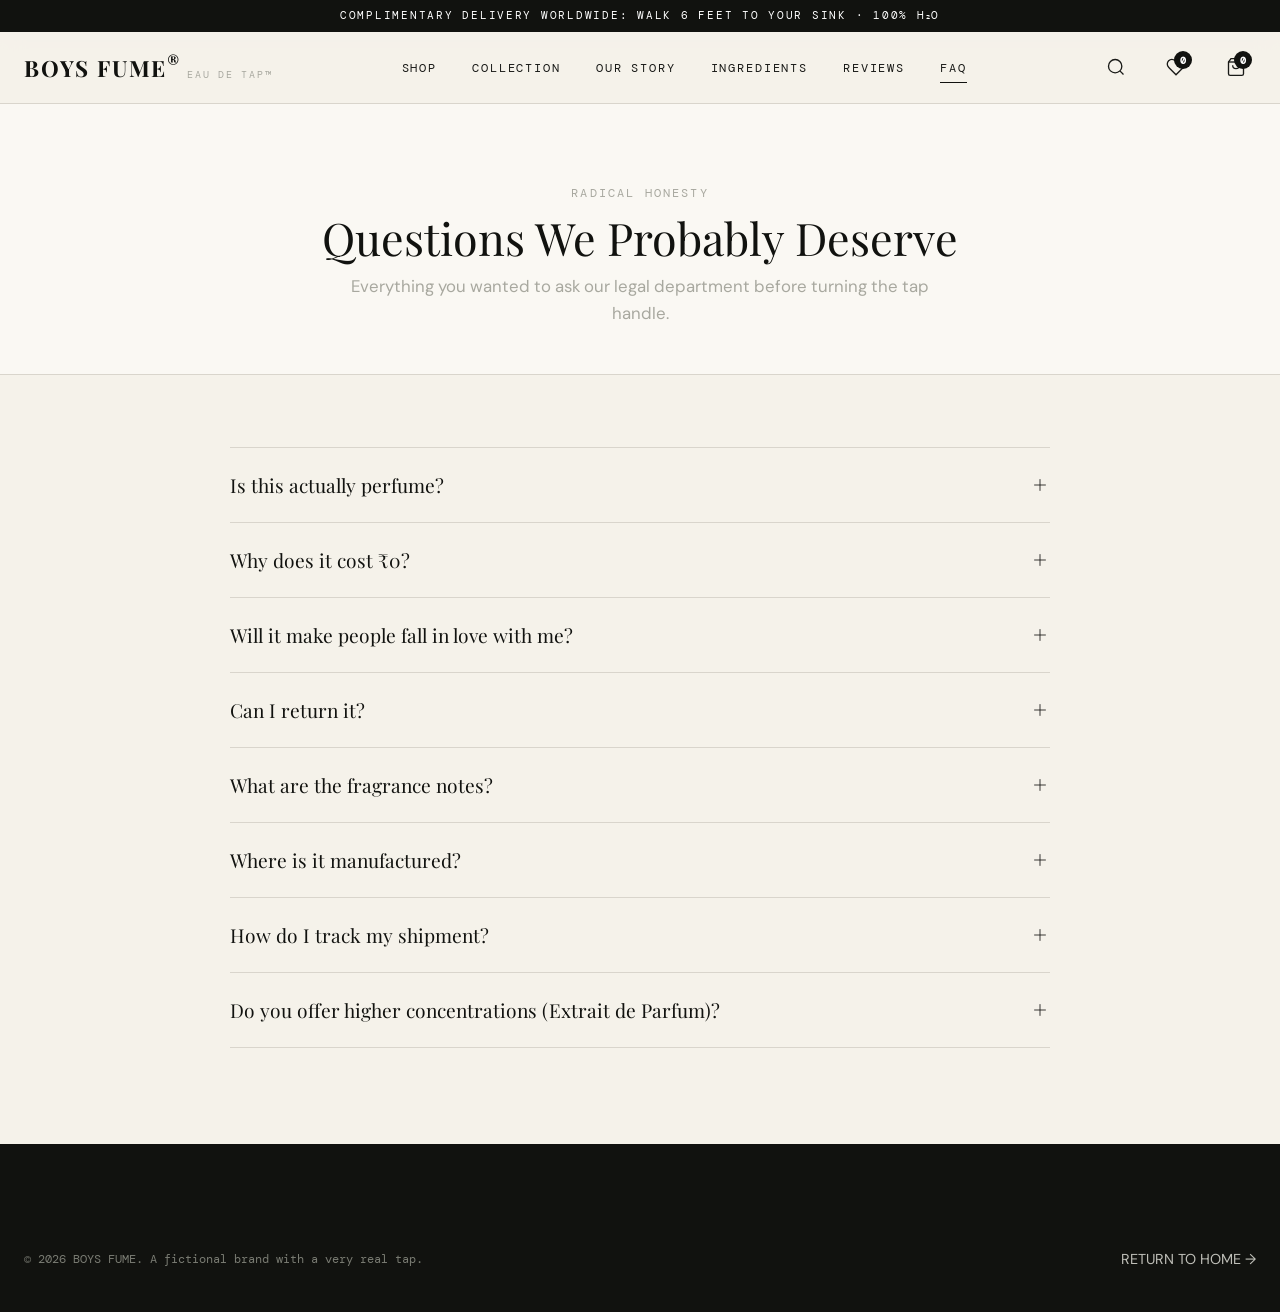
<file: pages/faq.html>
<!DOCTYPE html>
<html lang="en">
<head>
  <meta charset="UTF-8">
  <meta name="viewport" content="width=device-width, initial-scale=1.0">
  <title>Frequently Asked Questions — BOYS FUME®</title>
  <meta name="description" content="Questions we probably deserve. Clear answers about the world's most honest fragrance house.">
  <link rel="icon" type="image/svg+xml" href="../assets/favicon.svg">
  
  <link rel="preconnect" href="https://fonts.googleapis.com">
  <link rel="preconnect" href="https://fonts.gstatic.com" crossorigin>
  <link href="https://fonts.googleapis.com/css2?family=DM+Mono:ital,wght@0,300;0,400;0,500;1,400&family=DM+Sans:ital,opsz,wght@0,9..40,200..800;1,9..40,200..800&family=Playfair+Display:ital,wght@0,400..900;1,400..900&display=swap" rel="stylesheet">
  
  <link rel="stylesheet" href="../css/styles.css">
  <link rel="stylesheet" href="../css/responsive.css">
</head>
<body>

  <!-- Top Announcement Bar -->
  <div style="background-color: var(--color-deep-black); color: var(--color-white); font-family: var(--font-mono); font-size: 0.68rem; letter-spacing: 0.16em; text-transform: uppercase; text-align: center; padding: 0.45rem 1rem;">
    <span>COMPLIMENTARY DELIVERY WORLDWIDE: WALK 6 FEET TO YOUR SINK · 100% H₂O</span>
  </div>

  <!-- Header -->
  <header class="site-header" id="siteHeader">
    <div class="container header-inner">
      <a href="../index.html" class="brand-logo">
        <span class="brand-title">BOYS FUME<sup>®</sup></span>
        <span class="brand-sub">EAU DE TAP™</span>
      </a>

      <nav aria-label="Primary Navigation">
        <ul class="nav-links" id="navLinks">
          <li><a href="../index.html#collection" class="nav-link">SHOP</a></li>
          <li><a href="shop.html" class="nav-link">COLLECTION</a></li>
          <li><a href="story.html" class="nav-link">OUR STORY</a></li>
          <li><a href="ingredients.html" class="nav-link">INGREDIENTS</a></li>
          <li><a href="reviews.html" class="nav-link">REVIEWS</a></li>
          <li><a href="faq.html" class="nav-link active">FAQ</a></li>
        </ul>
      </nav>

      <div class="nav-actions">
        <button class="action-btn" id="searchTrigger" aria-label="Search Fragrances"><svg viewBox="0 0 24 24" fill="none"><circle cx="11" cy="11" r="8"/><line x1="21" y1="21" x2="16.65" y2="16.65"/></svg></button>
        <button class="action-btn" data-action="open-wishlist" aria-label="View Wishlist"><svg viewBox="0 0 24 24" fill="none"><path d="M20.84 4.61a5.5 5.5 0 0 0-7.78 0L12 5.67l-1.06-1.06a5.5 5.5 0 0 0-7.78 7.78l1.06 1.06L12 21.23l7.78-7.78 1.06-1.06a5.5 5.5 0 0 0 0-7.78z"/></svg><span class="counter-badge wishlist-count-badge">0</span></button>
        <button class="action-btn" data-action="open-cart" aria-label="View Shopping Bag"><svg viewBox="0 0 24 24" fill="none"><path d="M6 2L3 6v14a2 2 0 0 0 2 2h14a2 2 0 0 0 2-2V6l-3-4z"/><line x1="3" y1="6" x2="21" y2="6"/><path d="M16 10a4 4 0 0 1-8 0"/></svg><span class="counter-badge cart-count-badge">0</span></button>
        <button class="mobile-nav-toggle" id="mobileNavToggle"><span></span><span></span><span></span></button>
      </div>
    </div>
  </header>

  <main>
    <!-- FAQ Header -->
    <section style="padding: 5rem 0 3rem; background-color: var(--color-soft-ivory); border-bottom: 1px solid var(--color-subtle-border); text-align: center;">
      <div class="container container-narrow">
        <span class="section-label">RADICAL HONESTY</span>
        <h1 class="section-title">Questions We Probably Deserve</h1>
        <p class="section-subtitle">
          Everything you wanted to ask our legal department before turning the tap handle.
        </p>
      </div>
    </section>

    <!-- Accordion Section -->
    <section style="padding: 4.5rem 0 6rem;">
      <div class="container container-narrow">
        <div class="faq-accordion">
          <!-- 1 -->
          <div class="faq-item">
            <button class="faq-question-btn" aria-expanded="false">
              <span>Is this actually perfume?</span>
              <svg class="faq-icon" viewBox="0 0 24 24" fill="none"><line x1="12" y1="5" x2="12" y2="19"/><line x1="5" y1="12" x2="19" y2="12"/></svg>
            </button>
            <div class="faq-answer">
              <div class="faq-answer-inner">
                No. It is a luxury-fragrance-shaped joke about marketing. The product is water. Your tap has been doing this for free since plumbing was invented.
              </div>
            </div>
          </div>

          <!-- 2 -->
          <div class="faq-item">
            <button class="faq-question-btn" aria-expanded="false">
              <span>Why does it cost ₹0?</span>
              <svg class="faq-icon" viewBox="0 0 24 24" fill="none"><line x1="12" y1="5" x2="12" y2="19"/><line x1="5" y1="12" x2="19" y2="12"/></svg>
            </button>
            <div class="faq-answer">
              <div class="faq-answer-inner">
                Because the key ingredient is already at home. We considered charging ₹9,999 for the bottle, then remembered you already own a glass.
              </div>
            </div>
          </div>

          <!-- 3 -->
          <div class="faq-item">
            <button class="faq-question-btn" aria-expanded="false">
              <span>Will it make people fall in love with me?</span>
              <svg class="faq-icon" viewBox="0 0 24 24" fill="none"><line x1="12" y1="5" x2="12" y2="19"/><line x1="5" y1="12" x2="19" y2="12"/></svg>
            </button>
            <div class="faq-answer">
              <div class="faq-answer-inner">
                We cannot promise that. Try kindness, listening, clean clothes, and not calling a three-day situationship a journey.
              </div>
            </div>
          </div>

          <!-- 4 -->
          <div class="faq-item">
            <button class="faq-question-btn" aria-expanded="false">
              <span>Can I return it?</span>
              <svg class="faq-icon" viewBox="0 0 24 24" fill="none"><line x1="12" y1="5" x2="12" y2="19"/><line x1="5" y1="12" x2="19" y2="12"/></svg>
            </button>
            <div class="faq-answer">
              <div class="faq-answer-inner">
                Turn the tap off and enjoy your refund of ₹0. Please allow 3–5 business seconds for the transaction to reconcile in your soul.
              </div>
            </div>
          </div>

          <!-- 5 -->
          <div class="faq-item">
            <button class="faq-question-btn" aria-expanded="false">
              <span>What are the fragrance notes?</span>
              <svg class="faq-icon" viewBox="0 0 24 24" fill="none"><line x1="12" y1="5" x2="12" y2="19"/><line x1="5" y1="12" x2="19" y2="12"/></svg>
            </button>
            <div class="faq-answer">
              <div class="faq-answer-inner">
                Top note: water.<br>
                Heart note: more water.<br>
                Base note: the water bill your family is already paying.
              </div>
            </div>
          </div>

          <!-- 6 -->
          <div class="faq-item">
            <button class="faq-question-btn" aria-expanded="false">
              <span>Where is it manufactured?</span>
              <svg class="faq-icon" viewBox="0 0 24 24" fill="none"><line x1="12" y1="5" x2="12" y2="19"/><line x1="5" y1="12" x2="19" y2="12"/></svg>
            </button>
            <div class="faq-answer">
              <div class="faq-answer-inner">
                Depending on your plumbing, your local water supply or building's water system. Our supply chain is unusually close to home.
              </div>
            </div>
          </div>

          <!-- 7 -->
          <div class="faq-item">
            <button class="faq-question-btn" aria-expanded="false">
              <span>How do I track my shipment?</span>
              <svg class="faq-icon" viewBox="0 0 24 24" fill="none"><line x1="12" y1="5" x2="12" y2="19"/><line x1="5" y1="12" x2="19" y2="12"/></svg>
            </button>
            <div class="faq-answer">
              <div class="faq-answer-inner">
                Walk towards the sound of running pipes in your corridor. You are getting warmer. When you reach the sink, your shipment has arrived.
              </div>
            </div>
          </div>

          <!-- 8 -->
          <div class="faq-item">
            <button class="faq-question-btn" aria-expanded="false">
              <span>Do you offer higher concentrations (Extrait de Parfum)?</span>
              <svg class="faq-icon" viewBox="0 0 24 24" fill="none"><line x1="12" y1="5" x2="12" y2="19"/><line x1="5" y1="12" x2="19" y2="12"/></svg>
            </button>
            <div class="faq-answer">
              <div class="faq-answer-inner">
                Yes. For Extrait de Parfum concentration, twist the tap valve to maximum flow. For Eau de Cologne, use a light misting sprinkle.
              </div>
            </div>
          </div>
        </div>
      </div>
    </section>
  </main>

  <!-- Footer -->
  <footer class="site-footer">
    <div class="container">
      <div class="footer-bottom" style="border-top: none; padding-top: 0;">
        <div class="footer-copyright">&copy; 2026 BOYS FUME. A fictional brand with a very real tap.</div>
        <a href="../index.html" class="footer-link">RETURN TO HOME &rarr;</a>
      </div>
    </div>
  </footer>

  <!-- Drawers & Modals -->
  <div class="cart-drawer-overlay" id="cartDrawerOverlay">
    <aside class="cart-drawer" id="cartDrawer">
      <div class="cart-header">
        <h3 class="cart-title">Your Bag (<span class="cart-count-badge">0</span>)</h3>
        <button class="cart-close-btn" data-action="close-cart"><svg width="20" height="20" viewBox="0 0 24 24" stroke="currentColor" fill="none"><line x1="18" y1="6" x2="6" y2="18"/><line x1="6" y1="6" x2="18" y2="18"/></svg></button>
      </div>
      <div class="cart-body">
        <div class="cart-empty" id="cartEmptyState"><h4 class="cart-empty-text">Your bag is currently dry</h4></div>
        <div class="cart-items-list" id="cartItemsList"></div>
      </div>
      <div class="cart-footer">
        <div class="cart-shipping-note">Delivery: Walk to your sink (0 min)</div>
        <div class="cart-summary-line"><span>Fictional MRP:</span><span id="cartStrikeTotal" style="text-decoration: line-through;">₹0</span></div>
        <div class="cart-summary-total"><span>Actual Due:</span><span id="cartTotal">₹0</span></div>
        <button class="btn btn-primary" id="checkoutBtn" style="width: 100%;">PROCEED TO CHECKOUT &rarr;</button>
      </div>
    </aside>
  </div>

  <div class="wishlist-drawer-overlay" id="wishlistDrawerOverlay">
    <aside class="wishlist-drawer" id="wishlistDrawer">
      <div class="cart-header">
        <h3 class="cart-title">Saved Fragrances (<span class="wishlist-count-badge">0</span>)</h3>
        <button class="cart-close-btn" data-action="close-wishlist"><svg width="20" height="20" viewBox="0 0 24 24" stroke="currentColor" fill="none"><line x1="18" y1="6" x2="6" y2="18"/><line x1="6" y1="6" x2="18" y2="18"/></svg></button>
      </div>
      <div class="cart-body">
        <div class="cart-empty" id="wishlistEmptyState"><h4 class="cart-empty-text">No items in your wishlist</h4></div>
        <div class="cart-items-list" id="wishlistItemsList"></div>
      </div>
    </aside>
  </div>

  <div class="checkout-modal-overlay" id="checkoutRevealModal">
    <div class="checkout-reveal-card">
      <div class="reveal-water-icon"><svg viewBox="0 0 24 24" fill="none"><path d="M12 2.69l5.66 5.66a8 8 0 1 1-11.31 0z"/></svg></div>
      <span class="reveal-label">YOUR ORDER IS… A REVELATION</span>
      <h2 class="reveal-headline">Bro.<br>It's water.</h2>
      <p class="reveal-main-copy">Open your tap. Splash some water on yourself.</p>
      <p class="reveal-sub-copy">That’s the entire product. No bottle, no delivery, no payment gateway pretending to load.</p>
      <div class="reveal-punchline">IT IS FREE, BRO.</div>
      <div><button class="btn btn-primary" id="revealCloseBtn">OKAY, FAIR ENOUGH</button></div>
      <span class="reveal-footer-tag">BOYS FUME<sup>®</sup> — WE SELL THE IDEA, NOT THE WATER.</span>
    </div>
  </div>

  <div class="search-overlay" id="searchOverlay">
    <button class="search-close-btn" id="searchClose">CLOSE [ESC]</button>
    <div class="search-box"><input type="text" id="searchInput" class="search-input" placeholder="Search compositions or notes..."></div>
    <div class="search-results" id="searchResults"></div>
  </div>

  <div class="toast-container" id="toastContainer"></div>

  <script src="../js/products.js"></script>
  <script>
    PRODUCTS.forEach(p => {
      p.image = '../' + p.image;
      p.fallbackImage = '../' + p.fallbackImage;
      p.detailImage = '../' + p.detailImage;
      p.fallbackDetailImage = '../' + p.fallbackDetailImage;
    });
  </script>
  <script src="../js/cart.js"></script>
  <script src="../js/app.js"></script>
</body>
</html>
</file>
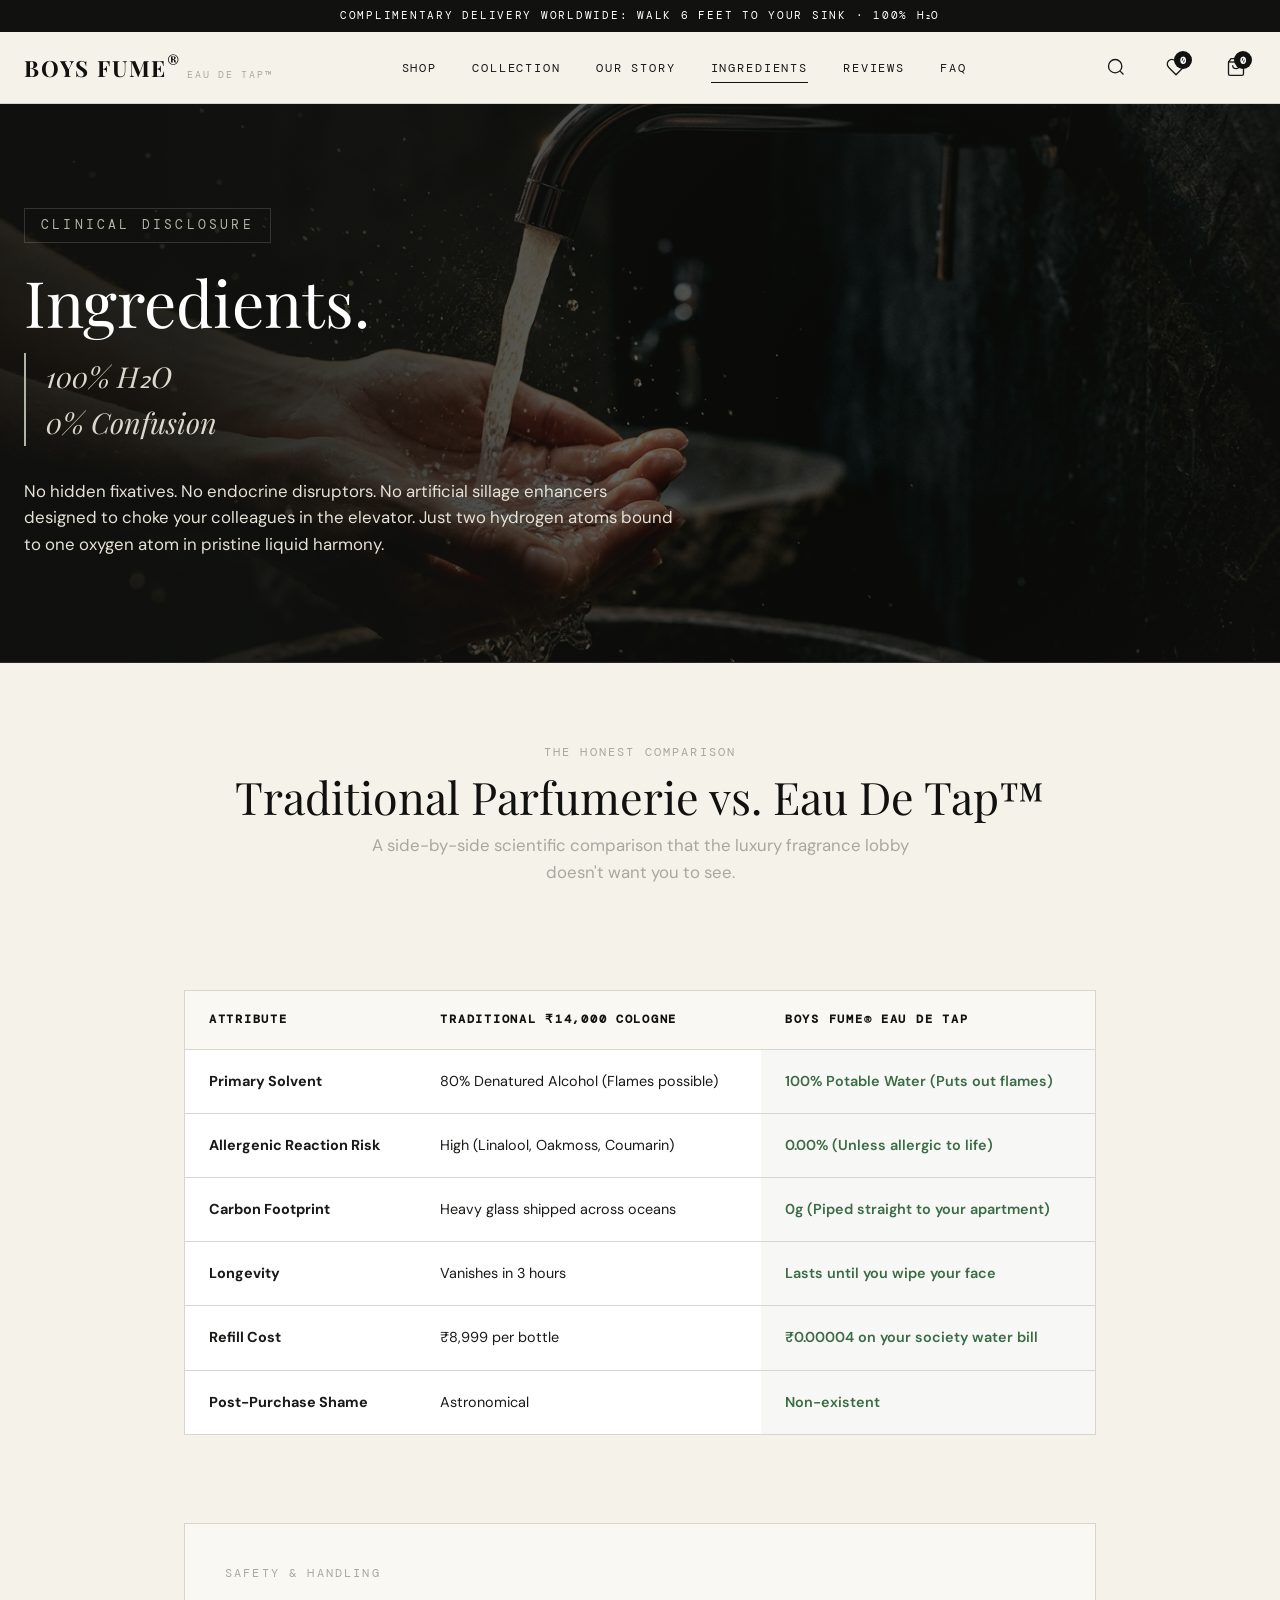
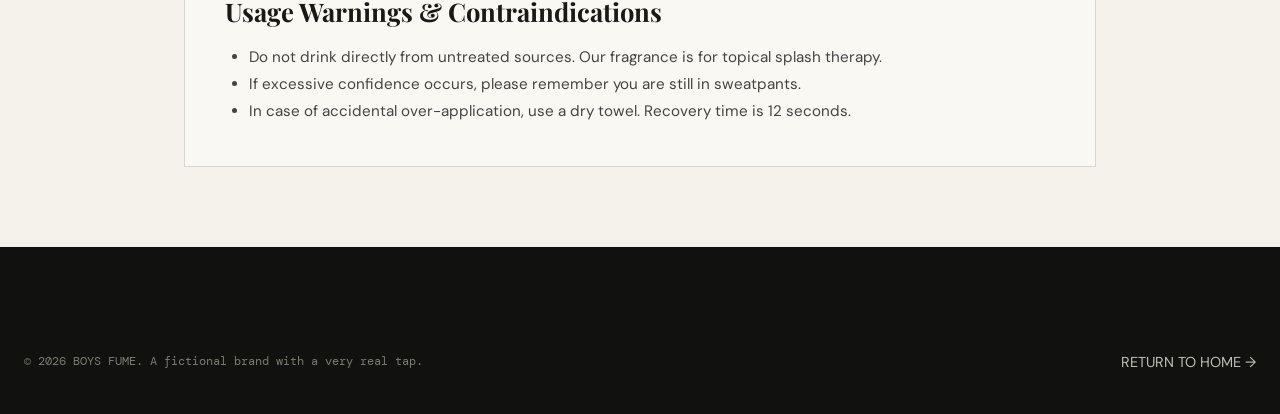
<file: pages/ingredients.html>
<!DOCTYPE html>
<html lang="en">
<head>
  <meta charset="UTF-8">
  <meta name="viewport" content="width=device-width, initial-scale=1.0">
  <title>Ingredients — BOYS FUME® 100% H₂O</title>
  <meta name="description" content="100% H₂O, 0% Confusion. Discover the pure formulation behind BOYS FUME Eau De Tap.">
  <link rel="icon" type="image/svg+xml" href="../assets/favicon.svg">
  
  <link rel="preconnect" href="https://fonts.googleapis.com">
  <link rel="preconnect" href="https://fonts.gstatic.com" crossorigin>
  <link href="https://fonts.googleapis.com/css2?family=DM+Mono:ital,wght@0,300;0,400;0,500;1,400&family=DM+Sans:ital,opsz,wght@0,9..40,200..800;1,9..40,200..800&family=Playfair+Display:ital,wght@0,400..900;1,400..900&display=swap" rel="stylesheet">
  
  <link rel="stylesheet" href="../css/styles.css">
  <link rel="stylesheet" href="../css/responsive.css">
  <style>
    .comparison-table {
      width: 100%;
      border-collapse: collapse;
      margin: 2.5rem 0;
      background: var(--color-white);
      border: 1px solid var(--color-subtle-border);
      font-size: 0.9rem;
    }
    .comparison-table th, .comparison-table td {
      padding: 1.25rem 1.5rem;
      text-align: left;
      border-bottom: 1px solid var(--color-subtle-border);
    }
    .comparison-table th {
      font-family: var(--font-mono);
      font-size: 0.72rem;
      letter-spacing: 0.15em;
      text-transform: uppercase;
      background: var(--color-soft-ivory);
      color: var(--color-deep-black);
    }
    .comparison-table td:nth-child(3) {
      font-weight: 600;
      color: #3B6B44;
      background: rgba(174, 181, 164, 0.1);
    }
  </style>
</head>
<body>

  <!-- Top Announcement Bar -->
  <div style="background-color: var(--color-deep-black); color: var(--color-white); font-family: var(--font-mono); font-size: 0.68rem; letter-spacing: 0.16em; text-transform: uppercase; text-align: center; padding: 0.45rem 1rem;">
    <span>COMPLIMENTARY DELIVERY WORLDWIDE: WALK 6 FEET TO YOUR SINK · 100% H₂O</span>
  </div>

  <!-- Header -->
  <header class="site-header" id="siteHeader">
    <div class="container header-inner">
      <a href="../index.html" class="brand-logo">
        <span class="brand-title">BOYS FUME<sup>®</sup></span>
        <span class="brand-sub">EAU DE TAP™</span>
      </a>

      <nav aria-label="Primary Navigation">
        <ul class="nav-links" id="navLinks">
          <li><a href="../index.html#collection" class="nav-link">SHOP</a></li>
          <li><a href="shop.html" class="nav-link">COLLECTION</a></li>
          <li><a href="story.html" class="nav-link">OUR STORY</a></li>
          <li><a href="ingredients.html" class="nav-link active">INGREDIENTS</a></li>
          <li><a href="reviews.html" class="nav-link">REVIEWS</a></li>
          <li><a href="faq.html" class="nav-link">FAQ</a></li>
        </ul>
      </nav>

      <div class="nav-actions">
        <button class="action-btn" id="searchTrigger" aria-label="Search Fragrances"><svg viewBox="0 0 24 24" fill="none"><circle cx="11" cy="11" r="8"/><line x1="21" y1="21" x2="16.65" y2="16.65"/></svg></button>
        <button class="action-btn" data-action="open-wishlist" aria-label="View Wishlist"><svg viewBox="0 0 24 24" fill="none"><path d="M20.84 4.61a5.5 5.5 0 0 0-7.78 0L12 5.67l-1.06-1.06a5.5 5.5 0 0 0-7.78 7.78l1.06 1.06L12 21.23l7.78-7.78 1.06-1.06a5.5 5.5 0 0 0 0-7.78z"/></svg><span class="counter-badge wishlist-count-badge">0</span></button>
        <button class="action-btn" data-action="open-cart" aria-label="View Shopping Bag"><svg viewBox="0 0 24 24" fill="none"><path d="M6 2L3 6v14a2 2 0 0 0 2 2h14a2 2 0 0 0 2-2V6l-3-4z"/><line x1="3" y1="6" x2="21" y2="6"/><path d="M16 10a4 4 0 0 1-8 0"/></svg><span class="counter-badge cart-count-badge">0</span></button>
        <button class="mobile-nav-toggle" id="mobileNavToggle"><span></span><span></span><span></span></button>
      </div>
    </div>
  </header>

  <main>
    <!-- Ingredients Hero Banner -->
    <section class="ingredients-section" style="min-height: 520px;">
      <div class="ingredients-bg-wrap">
        <picture>
          <source srcset="../assets/images/ingredient-hands.webp" type="image/webp">
          <img src="../assets/images/ingredient-hands.jpg" alt="Hands cupped under running chrome faucet" class="ingredients-bg">
        </picture>
        <div class="ingredients-overlay"></div>
      </div>
      <div class="container">
        <div class="ingredients-content">
          <span class="formula-tag">CLINICAL DISCLOSURE</span>
          <h1 class="ingredients-title">Ingredients.</h1>
          <div class="formula-highlight">
            100% H₂O<br>
            0% Confusion
          </div>
          <p style="font-size: 1.05rem; line-height: 1.6; color: #E5E1D5;">
            No hidden fixatives. No endocrine disruptors. No artificial sillage enhancers designed to choke your colleagues in the elevator. Just two hydrogen atoms bound to one oxygen atom in pristine liquid harmony.
          </p>
        </div>
      </div>
    </section>

    <!-- Deep Dive Content -->
    <section style="padding: 5rem 0;">
      <div class="container container-narrow">
        <div class="section-header">
          <span class="section-label">THE HONEST COMPARISON</span>
          <h2 class="section-title">Traditional Parfumerie vs. Eau De Tap™</h2>
          <p class="section-subtitle">A side-by-side scientific comparison that the luxury fragrance lobby doesn't want you to see.</p>
        </div>

        <div style="overflow-x: auto;">
          <table class="comparison-table">
            <thead>
              <tr>
                <th>Attribute</th>
                <th>Traditional ₹14,000 Cologne</th>
                <th>BOYS FUME® Eau De Tap</th>
              </tr>
            </thead>
            <tbody>
              <tr>
                <td><strong>Primary Solvent</strong></td>
                <td>80% Denatured Alcohol (Flames possible)</td>
                <td>100% Potable Water (Puts out flames)</td>
              </tr>
              <tr>
                <td><strong>Allergenic Reaction Risk</strong></td>
                <td>High (Linalool, Oakmoss, Coumarin)</td>
                <td>0.00% (Unless allergic to life)</td>
              </tr>
              <tr>
                <td><strong>Carbon Footprint</strong></td>
                <td>Heavy glass shipped across oceans</td>
                <td>0g (Piped straight to your apartment)</td>
              </tr>
              <tr>
                <td><strong>Longevity</strong></td>
                <td>Vanishes in 3 hours</td>
                <td>Lasts until you wipe your face</td>
              </tr>
              <tr>
                <td><strong>Refill Cost</strong></td>
                <td>₹8,999 per bottle</td>
                <td>₹0.00004 on your society water bill</td>
              </tr>
              <tr>
                <td><strong>Post-Purchase Shame</strong></td>
                <td>Astronomical</td>
                <td>Non-existent</td>
              </tr>
            </tbody>
          </table>
        </div>

        <!-- Safety Card -->
        <div style="margin-top: 3rem; padding: 2.5rem; background: var(--color-soft-ivory); border: 1px solid var(--color-subtle-border);">
          <span class="section-label">SAFETY & HANDLING</span>
          <h3 style="font-family: var(--font-serif); font-size: 1.6rem; margin-bottom: 0.75rem;">Usage Warnings & Contraindications</h3>
          <ul style="padding-left: 1.5rem; line-height: 1.8; color: #444; font-size: 0.95rem;">
            <li>Do not drink directly from untreated sources. Our fragrance is for topical splash therapy.</li>
            <li>If excessive confidence occurs, please remember you are still in sweatpants.</li>
            <li>In case of accidental over-application, use a dry towel. Recovery time is 12 seconds.</li>
          </ul>
        </div>
      </div>
    </section>
  </main>

  <!-- Footer -->
  <footer class="site-footer">
    <div class="container">
      <div class="footer-bottom" style="border-top: none; padding-top: 0;">
        <div class="footer-copyright">&copy; 2026 BOYS FUME. A fictional brand with a very real tap.</div>
        <a href="../index.html" class="footer-link">RETURN TO HOME &rarr;</a>
      </div>
    </div>
  </footer>

  <!-- Drawers & Modals -->
  <div class="cart-drawer-overlay" id="cartDrawerOverlay">
    <aside class="cart-drawer" id="cartDrawer">
      <div class="cart-header">
        <h3 class="cart-title">Your Bag (<span class="cart-count-badge">0</span>)</h3>
        <button class="cart-close-btn" data-action="close-cart"><svg width="20" height="20" viewBox="0 0 24 24" stroke="currentColor" fill="none"><line x1="18" y1="6" x2="6" y2="18"/><line x1="6" y1="6" x2="18" y2="18"/></svg></button>
      </div>
      <div class="cart-body">
        <div class="cart-empty" id="cartEmptyState"><h4 class="cart-empty-text">Your bag is currently dry</h4></div>
        <div class="cart-items-list" id="cartItemsList"></div>
      </div>
      <div class="cart-footer">
        <div class="cart-shipping-note">Delivery: Walk to your sink (0 min)</div>
        <div class="cart-summary-line"><span>Fictional MRP:</span><span id="cartStrikeTotal" style="text-decoration: line-through;">₹0</span></div>
        <div class="cart-summary-total"><span>Actual Due:</span><span id="cartTotal">₹0</span></div>
        <button class="btn btn-primary" id="checkoutBtn" style="width: 100%;">PROCEED TO CHECKOUT &rarr;</button>
      </div>
    </aside>
  </div>

  <div class="wishlist-drawer-overlay" id="wishlistDrawerOverlay">
    <aside class="wishlist-drawer" id="wishlistDrawer">
      <div class="cart-header">
        <h3 class="cart-title">Saved Fragrances (<span class="wishlist-count-badge">0</span>)</h3>
        <button class="cart-close-btn" data-action="close-wishlist"><svg width="20" height="20" viewBox="0 0 24 24" stroke="currentColor" fill="none"><line x1="18" y1="6" x2="6" y2="18"/><line x1="6" y1="6" x2="18" y2="18"/></svg></button>
      </div>
      <div class="cart-body">
        <div class="cart-empty" id="wishlistEmptyState"><h4 class="cart-empty-text">No items in your wishlist</h4></div>
        <div class="cart-items-list" id="wishlistItemsList"></div>
      </div>
    </aside>
  </div>

  <div class="checkout-modal-overlay" id="checkoutRevealModal">
    <div class="checkout-reveal-card">
      <div class="reveal-water-icon"><svg viewBox="0 0 24 24" fill="none"><path d="M12 2.69l5.66 5.66a8 8 0 1 1-11.31 0z"/></svg></div>
      <span class="reveal-label">YOUR ORDER IS… A REVELATION</span>
      <h2 class="reveal-headline">Bro.<br>It's water.</h2>
      <p class="reveal-main-copy">Open your tap. Splash some water on yourself.</p>
      <p class="reveal-sub-copy">That’s the entire product. No bottle, no delivery, no payment gateway pretending to load.</p>
      <div class="reveal-punchline">IT IS FREE, BRO.</div>
      <div><button class="btn btn-primary" id="revealCloseBtn">OKAY, FAIR ENOUGH</button></div>
      <span class="reveal-footer-tag">BOYS FUME<sup>®</sup> — WE SELL THE IDEA, NOT THE WATER.</span>
    </div>
  </div>

  <div class="search-overlay" id="searchOverlay">
    <button class="search-close-btn" id="searchClose">CLOSE [ESC]</button>
    <div class="search-box"><input type="text" id="searchInput" class="search-input" placeholder="Search compositions or notes..."></div>
    <div class="search-results" id="searchResults"></div>
  </div>

  <div class="toast-container" id="toastContainer"></div>

  <script src="../js/products.js"></script>
  <script>
    PRODUCTS.forEach(p => {
      p.image = '../' + p.image;
      p.fallbackImage = '../' + p.fallbackImage;
      p.detailImage = '../' + p.detailImage;
      p.fallbackDetailImage = '../' + p.fallbackDetailImage;
    });
  </script>
  <script src="../js/cart.js"></script>
  <script src="../js/app.js"></script>
</body>
</html>
</file>
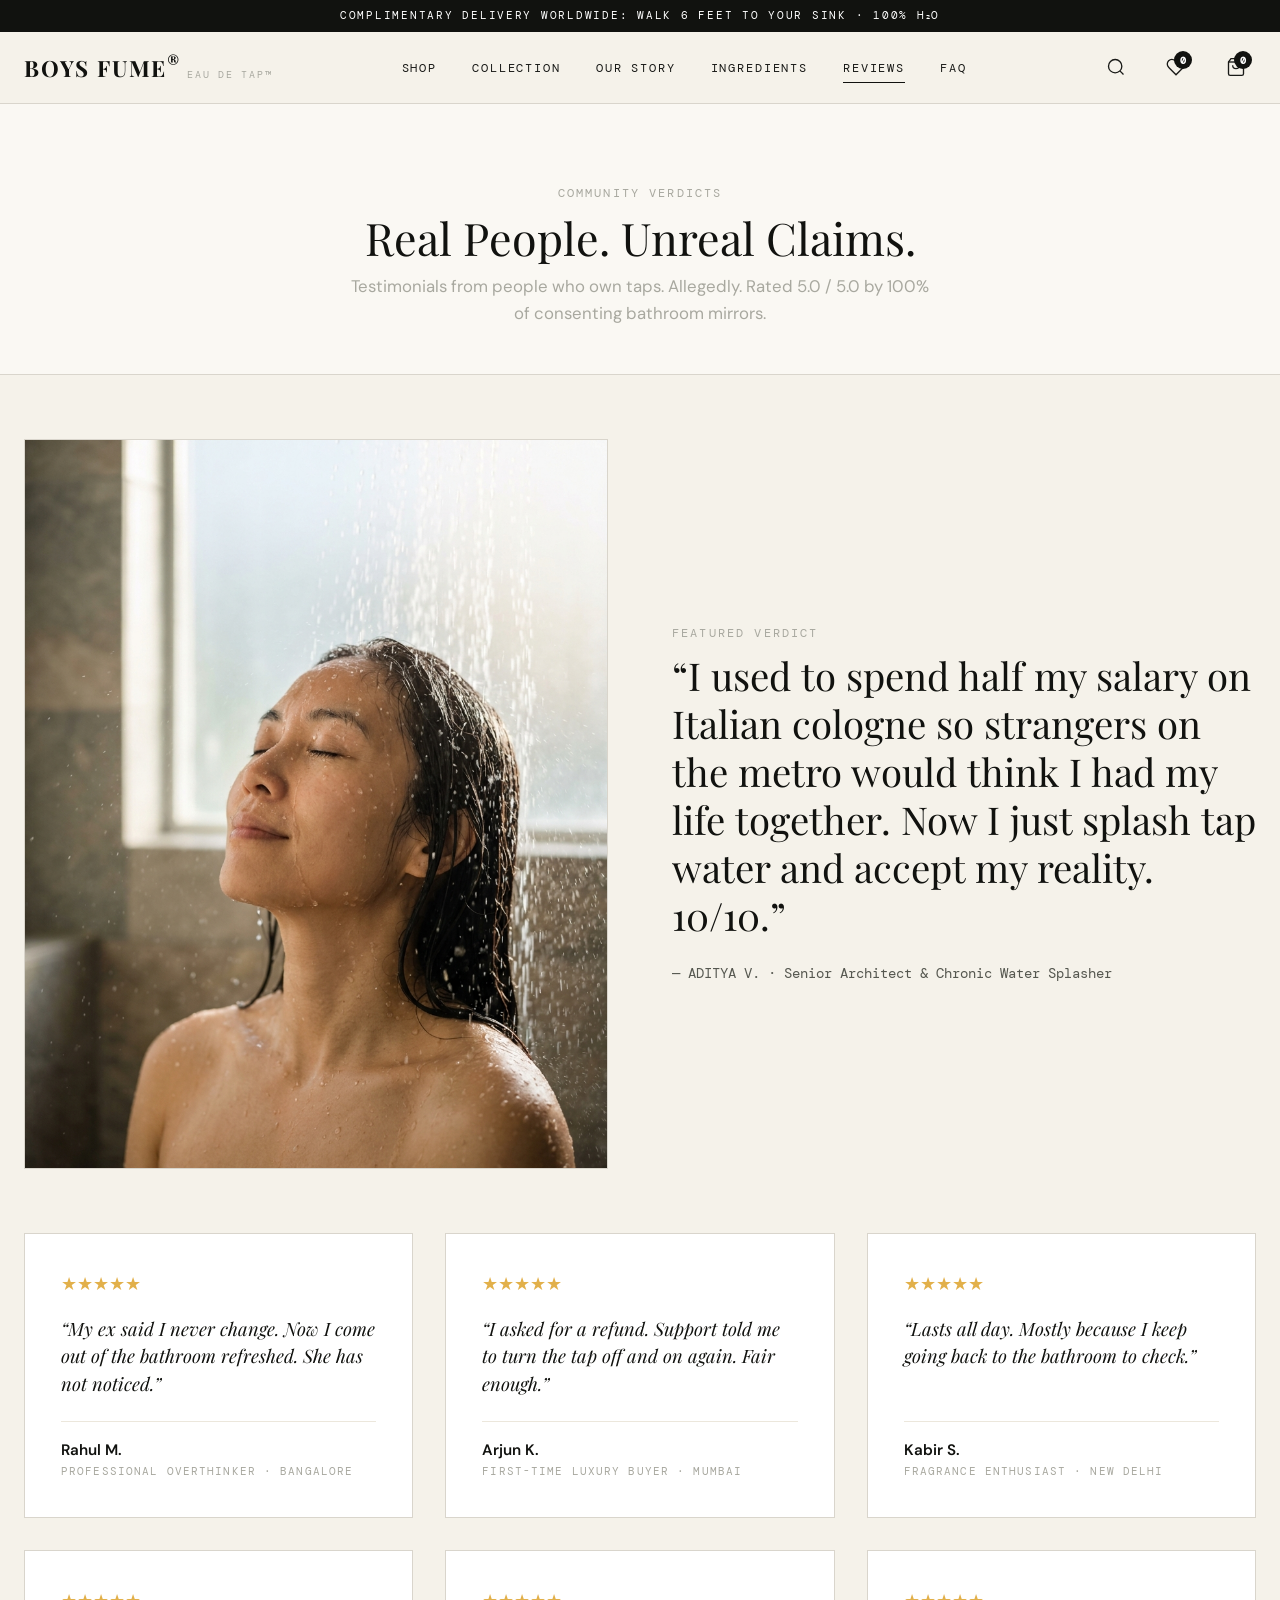
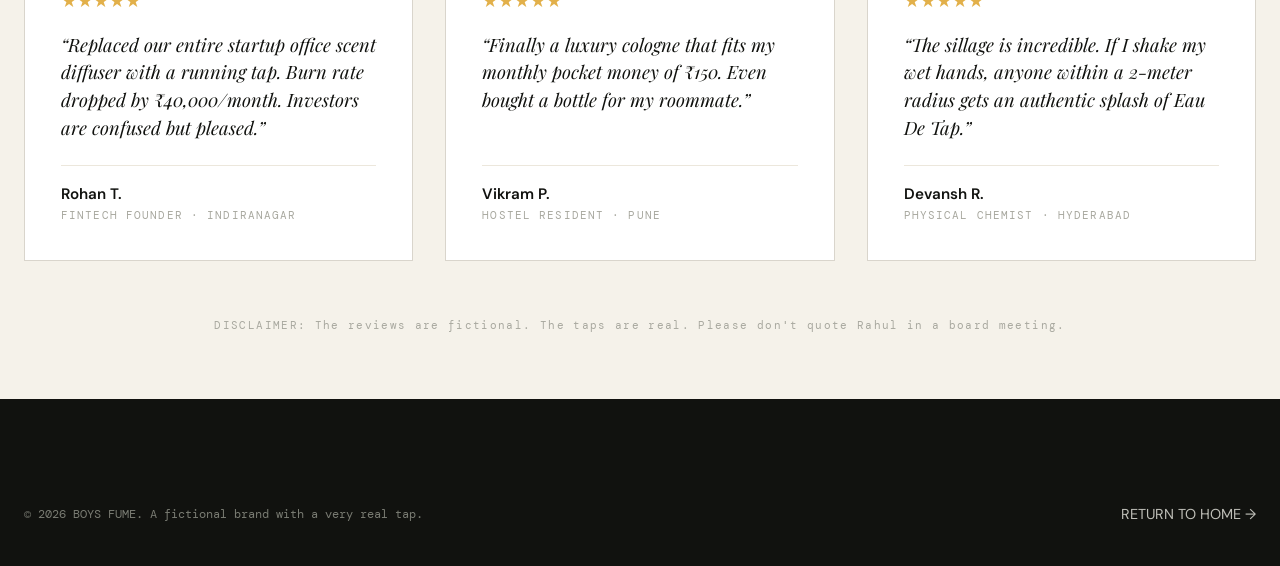
<file: pages/reviews.html>
<!DOCTYPE html>
<html lang="en">
<head>
  <meta charset="UTF-8">
  <meta name="viewport" content="width=device-width, initial-scale=1.0">
  <title>Customer Testimonials — BOYS FUME® Luxury Fragrance</title>
  <meta name="description" content="Read unfiltered fictional reviews of BOYS FUME Eau De Tap from satisfied tap owners.">
  <link rel="icon" type="image/svg+xml" href="../assets/favicon.svg">
  
  <link rel="preconnect" href="https://fonts.googleapis.com">
  <link rel="preconnect" href="https://fonts.gstatic.com" crossorigin>
  <link href="https://fonts.googleapis.com/css2?family=DM+Mono:ital,wght@0,300;0,400;0,500;1,400&family=DM+Sans:ital,opsz,wght@0,9..40,200..800;1,9..40,200..800&family=Playfair+Display:ital,wght@0,400..900;1,400..900&display=swap" rel="stylesheet">
  
  <link rel="stylesheet" href="../css/styles.css">
  <link rel="stylesheet" href="../css/responsive.css">
</head>
<body>

  <!-- Top Announcement Bar -->
  <div style="background-color: var(--color-deep-black); color: var(--color-white); font-family: var(--font-mono); font-size: 0.68rem; letter-spacing: 0.16em; text-transform: uppercase; text-align: center; padding: 0.45rem 1rem;">
    <span>COMPLIMENTARY DELIVERY WORLDWIDE: WALK 6 FEET TO YOUR SINK · 100% H₂O</span>
  </div>

  <!-- Header -->
  <header class="site-header" id="siteHeader">
    <div class="container header-inner">
      <a href="../index.html" class="brand-logo">
        <span class="brand-title">BOYS FUME<sup>®</sup></span>
        <span class="brand-sub">EAU DE TAP™</span>
      </a>

      <nav aria-label="Primary Navigation">
        <ul class="nav-links" id="navLinks">
          <li><a href="../index.html#collection" class="nav-link">SHOP</a></li>
          <li><a href="shop.html" class="nav-link">COLLECTION</a></li>
          <li><a href="story.html" class="nav-link">OUR STORY</a></li>
          <li><a href="ingredients.html" class="nav-link">INGREDIENTS</a></li>
          <li><a href="reviews.html" class="nav-link active">REVIEWS</a></li>
          <li><a href="faq.html" class="nav-link">FAQ</a></li>
        </ul>
      </nav>

      <div class="nav-actions">
        <button class="action-btn" id="searchTrigger" aria-label="Search Fragrances"><svg viewBox="0 0 24 24" fill="none"><circle cx="11" cy="11" r="8"/><line x1="21" y1="21" x2="16.65" y2="16.65"/></svg></button>
        <button class="action-btn" data-action="open-wishlist" aria-label="View Wishlist"><svg viewBox="0 0 24 24" fill="none"><path d="M20.84 4.61a5.5 5.5 0 0 0-7.78 0L12 5.67l-1.06-1.06a5.5 5.5 0 0 0-7.78 7.78l1.06 1.06L12 21.23l7.78-7.78 1.06-1.06a5.5 5.5 0 0 0 0-7.78z"/></svg><span class="counter-badge wishlist-count-badge">0</span></button>
        <button class="action-btn" data-action="open-cart" aria-label="View Shopping Bag"><svg viewBox="0 0 24 24" fill="none"><path d="M6 2L3 6v14a2 2 0 0 0 2 2h14a2 2 0 0 0 2-2V6l-3-4z"/><line x1="3" y1="6" x2="21" y2="6"/><path d="M16 10a4 4 0 0 1-8 0"/></svg><span class="counter-badge cart-count-badge">0</span></button>
        <button class="mobile-nav-toggle" id="mobileNavToggle"><span></span><span></span><span></span></button>
      </div>
    </div>
  </header>

  <main>
    <!-- Header -->
    <section style="padding: 5rem 0 3rem; background-color: var(--color-soft-ivory); border-bottom: 1px solid var(--color-subtle-border); text-align: center;">
      <div class="container container-narrow">
        <span class="section-label">COMMUNITY VERDICTS</span>
        <h1 class="section-title">Real People. Unreal Claims.</h1>
        <p class="section-subtitle">
          Testimonials from people who own taps. Allegedly. Rated 5.0 / 5.0 by 100% of consenting bathroom mirrors.
        </p>
      </div>
    </section>

    <!-- Lifestyle Hero Feature -->
    <section style="padding: 4rem 0;">
      <div class="container">
        <div class="story-grid" style="align-items: center; margin-bottom: 4rem;">
          <div>
            <picture>
              <source srcset="../assets/images/human-shower.webp" type="image/webp">
              <img src="../assets/images/human-shower.jpg" alt="Person experiencing refreshing morning shower spray" style="border: 1px solid var(--color-subtle-border); width: 100%; aspect-ratio: 4/5; object-fit: cover;">
            </picture>
          </div>
          <div>
            <span class="section-label">FEATURED VERDICT</span>
            <blockquote style="font-family: var(--font-serif); font-size: clamp(1.8rem, 3vw, 2.5rem); line-height: 1.25; color: var(--color-deep-black); margin-bottom: 1.5rem;">
              “I used to spend half my salary on Italian cologne so strangers on the metro would think I had my life together. Now I just splash tap water and accept my reality. 10/10.”
            </blockquote>
            <div style="font-family: var(--font-mono); font-size: 0.85rem; color: #55574F;">
              — ADITYA V. · Senior Architect & Chronic Water Splasher
            </div>
          </div>
        </div>

        <!-- Review Cards Grid -->
        <div class="reviews-grid">
          <article class="review-card">
            <div>
              <div style="color: #E2B04A; font-size: 1.1rem; margin-bottom: 1rem;">★★★★★</div>
              <p class="review-quote">
                “My ex said I never change. Now I come out of the bathroom refreshed. She has not noticed.”
              </p>
            </div>
            <div class="review-author">
              <div class="author-name">Rahul M.</div>
              <div class="author-title">Professional Overthinker · Bangalore</div>
            </div>
          </article>

          <article class="review-card">
            <div>
              <div style="color: #E2B04A; font-size: 1.1rem; margin-bottom: 1rem;">★★★★★</div>
              <p class="review-quote">
                “I asked for a refund. Support told me to turn the tap off and on again. Fair enough.”
              </p>
            </div>
            <div class="review-author">
              <div class="author-name">Arjun K.</div>
              <div class="author-title">First-Time Luxury Buyer · Mumbai</div>
            </div>
          </article>

          <article class="review-card">
            <div>
              <div style="color: #E2B04A; font-size: 1.1rem; margin-bottom: 1rem;">★★★★★</div>
              <p class="review-quote">
                “Lasts all day. Mostly because I keep going back to the bathroom to check.”
              </p>
            </div>
            <div class="review-author">
              <div class="author-name">Kabir S.</div>
              <div class="author-title">Fragrance Enthusiast · New Delhi</div>
            </div>
          </article>

          <article class="review-card">
            <div>
              <div style="color: #E2B04A; font-size: 1.1rem; margin-bottom: 1rem;">★★★★★</div>
              <p class="review-quote">
                “Replaced our entire startup office scent diffuser with a running tap. Burn rate dropped by ₹40,000/month. Investors are confused but pleased.”
              </p>
            </div>
            <div class="review-author">
              <div class="author-name">Rohan T.</div>
              <div class="author-title">Fintech Founder · Indiranagar</div>
            </div>
          </article>

          <article class="review-card">
            <div>
              <div style="color: #E2B04A; font-size: 1.1rem; margin-bottom: 1rem;">★★★★★</div>
              <p class="review-quote">
                “Finally a luxury cologne that fits my monthly pocket money of ₹150. Even bought a bottle for my roommate.”
              </p>
            </div>
            <div class="review-author">
              <div class="author-name">Vikram P.</div>
              <div class="author-title">Hostel Resident · Pune</div>
            </div>
          </article>

          <article class="review-card">
            <div>
              <div style="color: #E2B04A; font-size: 1.1rem; margin-bottom: 1rem;">★★★★★</div>
              <p class="review-quote">
                “The sillage is incredible. If I shake my wet hands, anyone within a 2-meter radius gets an authentic splash of Eau De Tap.”
              </p>
            </div>
            <div class="review-author">
              <div class="author-name">Devansh R.</div>
              <div class="author-title">Physical Chemist · Hyderabad</div>
            </div>
          </article>
        </div>

        <p class="reviews-disclaimer" style="margin-top: 3.5rem;">
          DISCLAIMER: The reviews are fictional. The taps are real. Please don't quote Rahul in a board meeting.
        </p>
      </div>
    </section>
  </main>

  <!-- Footer -->
  <footer class="site-footer">
    <div class="container">
      <div class="footer-bottom" style="border-top: none; padding-top: 0;">
        <div class="footer-copyright">&copy; 2026 BOYS FUME. A fictional brand with a very real tap.</div>
        <a href="../index.html" class="footer-link">RETURN TO HOME &rarr;</a>
      </div>
    </div>
  </footer>

  <!-- Drawers & Modals -->
  <div class="cart-drawer-overlay" id="cartDrawerOverlay">
    <aside class="cart-drawer" id="cartDrawer">
      <div class="cart-header">
        <h3 class="cart-title">Your Bag (<span class="cart-count-badge">0</span>)</h3>
        <button class="cart-close-btn" data-action="close-cart"><svg width="20" height="20" viewBox="0 0 24 24" stroke="currentColor" fill="none"><line x1="18" y1="6" x2="6" y2="18"/><line x1="6" y1="6" x2="18" y2="18"/></svg></button>
      </div>
      <div class="cart-body">
        <div class="cart-empty" id="cartEmptyState"><h4 class="cart-empty-text">Your bag is currently dry</h4></div>
        <div class="cart-items-list" id="cartItemsList"></div>
      </div>
      <div class="cart-footer">
        <div class="cart-shipping-note">Delivery: Walk to your sink (0 min)</div>
        <div class="cart-summary-line"><span>Fictional MRP:</span><span id="cartStrikeTotal" style="text-decoration: line-through;">₹0</span></div>
        <div class="cart-summary-total"><span>Actual Due:</span><span id="cartTotal">₹0</span></div>
        <button class="btn btn-primary" id="checkoutBtn" style="width: 100%;">PROCEED TO CHECKOUT &rarr;</button>
      </div>
    </aside>
  </div>

  <div class="wishlist-drawer-overlay" id="wishlistDrawerOverlay">
    <aside class="wishlist-drawer" id="wishlistDrawer">
      <div class="cart-header">
        <h3 class="cart-title">Saved Fragrances (<span class="wishlist-count-badge">0</span>)</h3>
        <button class="cart-close-btn" data-action="close-wishlist"><svg width="20" height="20" viewBox="0 0 24 24" stroke="currentColor" fill="none"><line x1="18" y1="6" x2="6" y2="18"/><line x1="6" y1="6" x2="18" y2="18"/></svg></button>
      </div>
      <div class="cart-body">
        <div class="cart-empty" id="wishlistEmptyState"><h4 class="cart-empty-text">No items in your wishlist</h4></div>
        <div class="cart-items-list" id="wishlistItemsList"></div>
      </div>
    </aside>
  </div>

  <div class="checkout-modal-overlay" id="checkoutRevealModal">
    <div class="checkout-reveal-card">
      <div class="reveal-water-icon"><svg viewBox="0 0 24 24" fill="none"><path d="M12 2.69l5.66 5.66a8 8 0 1 1-11.31 0z"/></svg></div>
      <span class="reveal-label">YOUR ORDER IS… A REVELATION</span>
      <h2 class="reveal-headline">Bro.<br>It's water.</h2>
      <p class="reveal-main-copy">Open your tap. Splash some water on yourself.</p>
      <p class="reveal-sub-copy">That’s the entire product. No bottle, no delivery, no payment gateway pretending to load.</p>
      <div class="reveal-punchline">IT IS FREE, BRO.</div>
      <div><button class="btn btn-primary" id="revealCloseBtn">OKAY, FAIR ENOUGH</button></div>
      <span class="reveal-footer-tag">BOYS FUME<sup>®</sup> — WE SELL THE IDEA, NOT THE WATER.</span>
    </div>
  </div>

  <div class="search-overlay" id="searchOverlay">
    <button class="search-close-btn" id="searchClose">CLOSE [ESC]</button>
    <div class="search-box"><input type="text" id="searchInput" class="search-input" placeholder="Search compositions or notes..."></div>
    <div class="search-results" id="searchResults"></div>
  </div>

  <div class="toast-container" id="toastContainer"></div>

  <script src="../js/products.js"></script>
  <script>
    PRODUCTS.forEach(p => {
      p.image = '../' + p.image;
      p.fallbackImage = '../' + p.fallbackImage;
      p.detailImage = '../' + p.detailImage;
      p.fallbackDetailImage = '../' + p.fallbackDetailImage;
    });
  </script>
  <script src="../js/cart.js"></script>
  <script src="../js/app.js"></script>
</body>
</html>
</file>
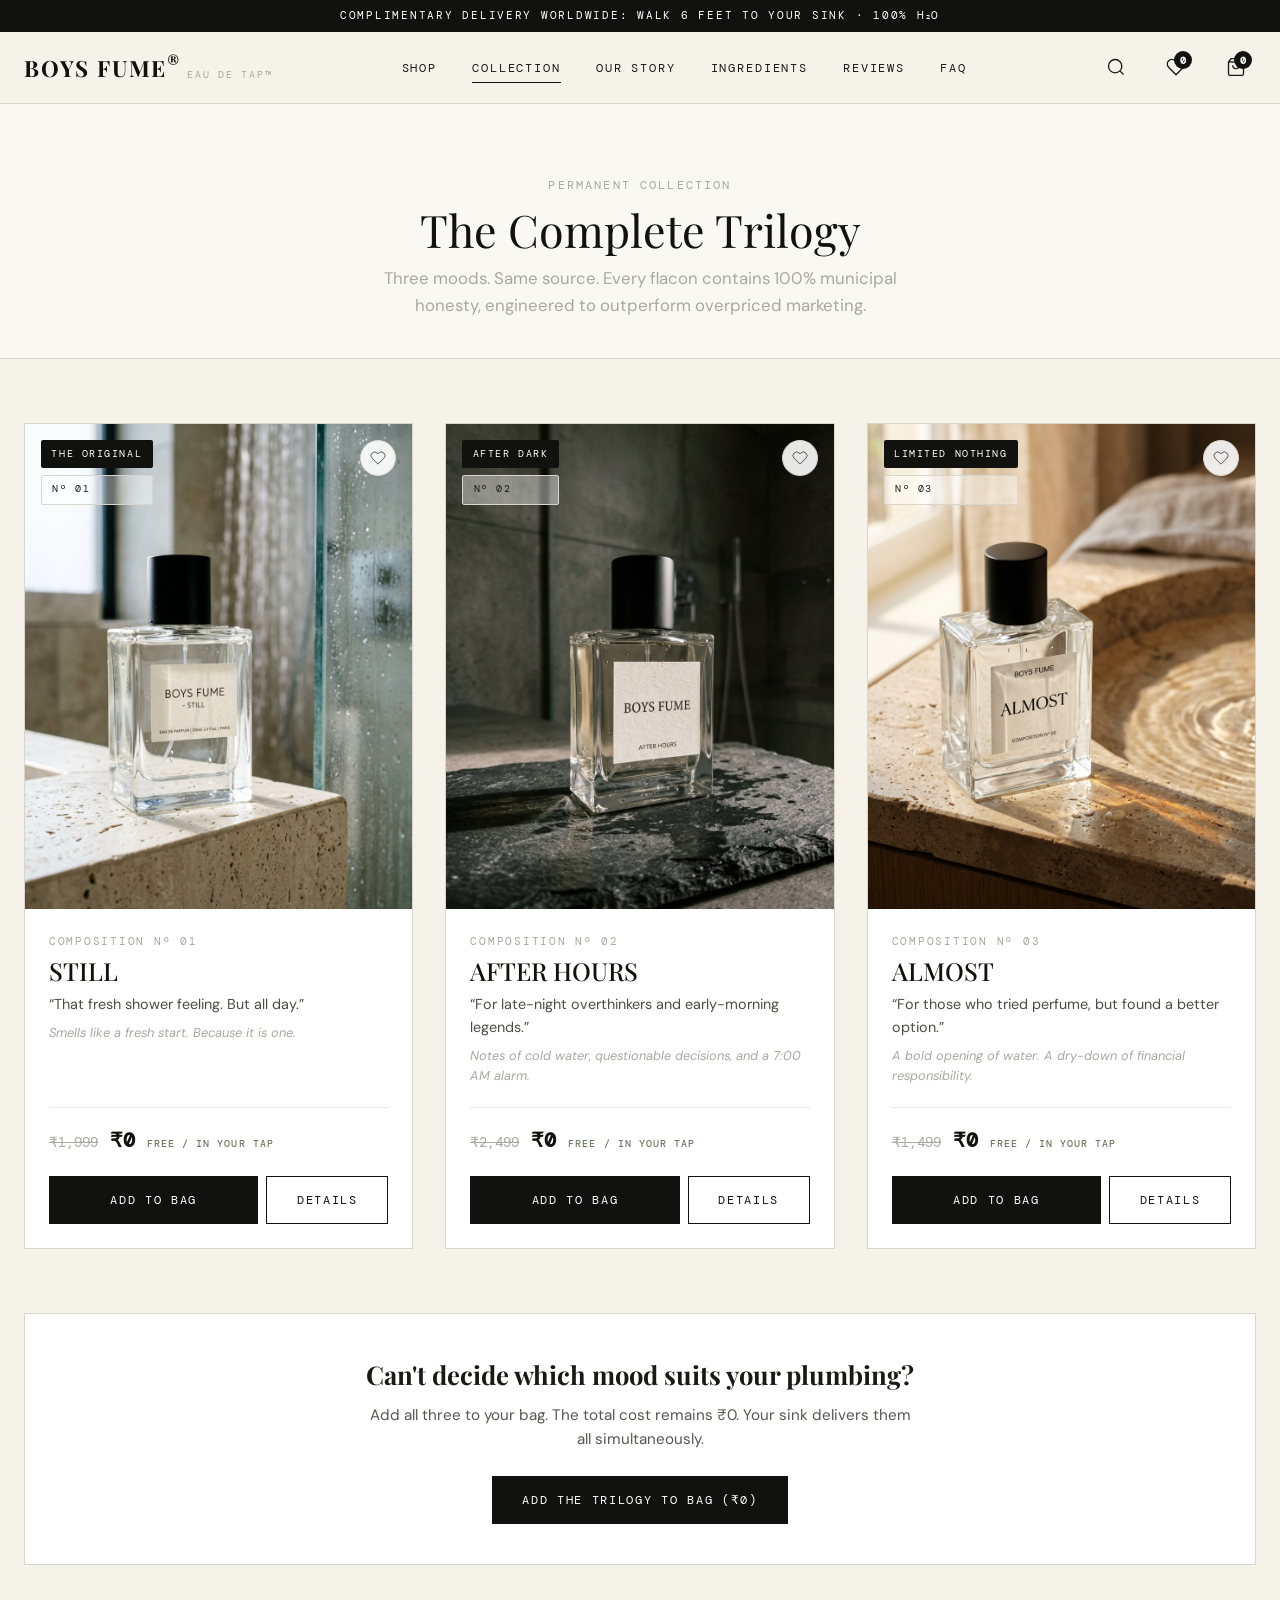
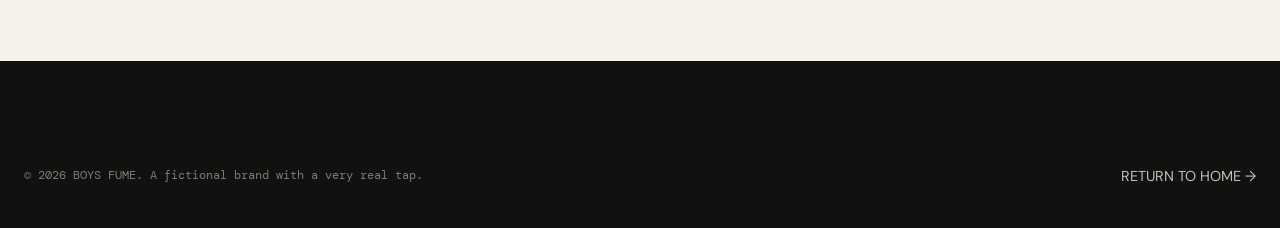
<file: pages/shop.html>
<!DOCTYPE html>
<html lang="en">
<head>
  <meta charset="UTF-8">
  <meta name="viewport" content="width=device-width, initial-scale=1.0">
  <title>The Collection — BOYS FUME® Luxury Fragrance</title>
  <meta name="description" content="Explore the signature BOYS FUME Eau De Tap collection. STILL, AFTER HOURS, and ALMOST. All ₹0.">
  <link rel="icon" type="image/svg+xml" href="../assets/favicon.svg">
  
  <link rel="preconnect" href="https://fonts.googleapis.com">
  <link rel="preconnect" href="https://fonts.gstatic.com" crossorigin>
  <link href="https://fonts.googleapis.com/css2?family=DM+Mono:ital,wght@0,300;0,400;0,500;1,400&family=DM+Sans:ital,opsz,wght@0,9..40,200..800;1,9..40,200..800&family=Playfair+Display:ital,wght@0,400..900;1,400..900&display=swap" rel="stylesheet">
  
  <link rel="stylesheet" href="../css/styles.css">
  <link rel="stylesheet" href="../css/responsive.css">
</head>
<body>

  <!-- Top Announcement Bar -->
  <div style="background-color: var(--color-deep-black); color: var(--color-white); font-family: var(--font-mono); font-size: 0.68rem; letter-spacing: 0.16em; text-transform: uppercase; text-align: center; padding: 0.45rem 1rem;">
    <span>COMPLIMENTARY DELIVERY WORLDWIDE: WALK 6 FEET TO YOUR SINK · 100% H₂O</span>
  </div>

  <!-- Main Navigation -->
  <header class="site-header" id="siteHeader">
    <div class="container header-inner">
      <a href="../index.html" class="brand-logo">
        <span class="brand-title">BOYS FUME<sup>®</sup></span>
        <span class="brand-sub">EAU DE TAP™</span>
      </a>

      <nav aria-label="Primary Navigation">
        <ul class="nav-links" id="navLinks">
          <li><a href="../index.html#collection" class="nav-link">SHOP</a></li>
          <li><a href="shop.html" class="nav-link active">COLLECTION</a></li>
          <li><a href="story.html" class="nav-link">OUR STORY</a></li>
          <li><a href="ingredients.html" class="nav-link">INGREDIENTS</a></li>
          <li><a href="reviews.html" class="nav-link">REVIEWS</a></li>
          <li><a href="faq.html" class="nav-link">FAQ</a></li>
        </ul>
      </nav>

      <div class="nav-actions">
        <button class="action-btn" id="searchTrigger" aria-label="Search Fragrances">
          <svg viewBox="0 0 24 24" fill="none"><circle cx="11" cy="11" r="8"/><line x1="21" y1="21" x2="16.65" y2="16.65"/></svg>
        </button>
        <button class="action-btn" data-action="open-wishlist" aria-label="View Wishlist">
          <svg viewBox="0 0 24 24" fill="none"><path d="M20.84 4.61a5.5 5.5 0 0 0-7.78 0L12 5.67l-1.06-1.06a5.5 5.5 0 0 0-7.78 7.78l1.06 1.06L12 21.23l7.78-7.78 1.06-1.06a5.5 5.5 0 0 0 0-7.78z"/></svg>
          <span class="counter-badge wishlist-count-badge">0</span>
        </button>
        <button class="action-btn" data-action="open-cart" aria-label="View Shopping Bag">
          <svg viewBox="0 0 24 24" fill="none"><path d="M6 2L3 6v14a2 2 0 0 0 2 2h14a2 2 0 0 0 2-2V6l-3-4z"/><line x1="3" y1="6" x2="21" y2="6"/><path d="M16 10a4 4 0 0 1-8 0"/></svg>
          <span class="counter-badge cart-count-badge">0</span>
        </button>
        <button class="mobile-nav-toggle" id="mobileNavToggle" aria-label="Toggle Navigation">
          <span></span><span></span><span></span>
        </button>
      </div>
    </div>
  </header>

  <main>
    <!-- Collection Header -->
    <section style="padding: 4.5rem 0 2.5rem; text-align: center; background-color: var(--color-soft-ivory); border-bottom: 1px solid var(--color-subtle-border);">
      <div class="container container-narrow">
        <span class="section-label">PERMANENT COLLECTION</span>
        <h1 class="section-title">The Complete Trilogy</h1>
        <p class="section-subtitle">
          Three moods. Same source. Every flacon contains 100% municipal honesty, engineered to outperform overpriced marketing.
        </p>
      </div>
    </section>

    <!-- Product Grid Section -->
    <section style="padding: 4rem 0 6rem;">
      <div class="container">
        <div class="product-grid">
          <!-- STILL -->
          <article class="product-card" data-product-id="still">
            <div class="product-image-wrap" onclick="window.appController.openQuickView('still')">
              <picture>
                <source srcset="../assets/images/product-still.webp" type="image/webp">
                <img src="../assets/images/product-still.jpg" alt="STILL Eau De Tap Flacon" class="product-image">
              </picture>
              <div class="product-badge-group">
                <span class="badge badge-dark">THE ORIGINAL</span>
                <span class="badge badge-outline">Nº 01</span>
              </div>
              <button class="product-wishlist-btn" data-product-id="still" onclick="event.stopPropagation(); window.cartManager.toggleWishlist('still');" aria-label="Add STILL to Wishlist">
                <svg viewBox="0 0 24 24"><path d="M20.84 4.61a5.5 5.5 0 0 0-7.78 0L12 5.67l-1.06-1.06a5.5 5.5 0 0 0-7.78 7.78l1.06 1.06L12 21.23l7.78-7.78 1.06-1.06a5.5 5.5 0 0 0 0-7.78z"/></svg>
              </button>
            </div>
            <div class="product-details">
              <span class="product-edition">COMPOSITION Nº 01</span>
              <h3 class="product-title">STILL</h3>
              <p class="product-tagline">“That fresh shower feeling. But all day.”</p>
              <p class="product-subtext">Smells like a fresh start. Because it is one.</p>
              
              <div class="product-pricing">
                <span class="price-strike">₹1,999</span>
                <span class="price-actual">₹0</span>
                <span class="price-sub">Free / In Your Tap</span>
              </div>

              <div class="product-actions">
                <button class="btn btn-primary" onclick="window.cartManager.addItem('still', 1)">ADD TO BAG</button>
                <button class="btn btn-outline" onclick="window.appController.openQuickView('still')">DETAILS</button>
              </div>
            </div>
          </article>

          <!-- AFTER HOURS -->
          <article class="product-card" data-product-id="after-hours">
            <div class="product-image-wrap" onclick="window.appController.openQuickView('after-hours')">
              <picture>
                <source srcset="../assets/images/product-after-hours.webp" type="image/webp">
                <img src="../assets/images/product-after-hours.jpg" alt="AFTER HOURS Eau De Tap Flacon" class="product-image">
              </picture>
              <div class="product-badge-group">
                <span class="badge badge-dark">AFTER DARK</span>
                <span class="badge badge-outline">Nº 02</span>
              </div>
              <button class="product-wishlist-btn" data-product-id="after-hours" onclick="event.stopPropagation(); window.cartManager.toggleWishlist('after-hours');" aria-label="Add AFTER HOURS to Wishlist">
                <svg viewBox="0 0 24 24"><path d="M20.84 4.61a5.5 5.5 0 0 0-7.78 0L12 5.67l-1.06-1.06a5.5 5.5 0 0 0-7.78 7.78l1.06 1.06L12 21.23l7.78-7.78 1.06-1.06a5.5 5.5 0 0 0 0-7.78z"/></svg>
              </button>
            </div>
            <div class="product-details">
              <span class="product-edition">COMPOSITION Nº 02</span>
              <h3 class="product-title">AFTER HOURS</h3>
              <p class="product-tagline">“For late-night overthinkers and early-morning legends.”</p>
              <p class="product-subtext">Notes of cold water, questionable decisions, and a 7:00 AM alarm.</p>
              
              <div class="product-pricing">
                <span class="price-strike">₹2,499</span>
                <span class="price-actual">₹0</span>
                <span class="price-sub">Free / In Your Tap</span>
              </div>

              <div class="product-actions">
                <button class="btn btn-primary" onclick="window.cartManager.addItem('after-hours', 1)">ADD TO BAG</button>
                <button class="btn btn-outline" onclick="window.appController.openQuickView('after-hours')">DETAILS</button>
              </div>
            </div>
          </article>

          <!-- ALMOST -->
          <article class="product-card" data-product-id="almost">
            <div class="product-image-wrap" onclick="window.appController.openQuickView('almost')">
              <picture>
                <source srcset="../assets/images/product-almost.webp" type="image/webp">
                <img src="../assets/images/product-almost.jpg" alt="ALMOST Eau De Tap Flacon" class="product-image">
              </picture>
              <div class="product-badge-group">
                <span class="badge badge-dark">LIMITED NOTHING</span>
                <span class="badge badge-outline">Nº 03</span>
              </div>
              <button class="product-wishlist-btn" data-product-id="almost" onclick="event.stopPropagation(); window.cartManager.toggleWishlist('almost');" aria-label="Add ALMOST to Wishlist">
                <svg viewBox="0 0 24 24"><path d="M20.84 4.61a5.5 5.5 0 0 0-7.78 0L12 5.67l-1.06-1.06a5.5 5.5 0 0 0-7.78 7.78l1.06 1.06L12 21.23l7.78-7.78 1.06-1.06a5.5 5.5 0 0 0 0-7.78z"/></svg>
              </button>
            </div>
            <div class="product-details">
              <span class="product-edition">COMPOSITION Nº 03</span>
              <h3 class="product-title">ALMOST</h3>
              <p class="product-tagline">“For those who tried perfume, but found a better option.”</p>
              <p class="product-subtext">A bold opening of water. A dry-down of financial responsibility.</p>
              
              <div class="product-pricing">
                <span class="price-strike">₹1,499</span>
                <span class="price-actual">₹0</span>
                <span class="price-sub">Free / In Your Tap</span>
              </div>

              <div class="product-actions">
                <button class="btn btn-primary" onclick="window.cartManager.addItem('almost', 1)">ADD TO BAG</button>
                <button class="btn btn-outline" onclick="window.appController.openQuickView('almost')">DETAILS</button>
              </div>
            </div>
          </article>
        </div>

        <div style="margin-top: 4rem; padding: 2.5rem; background: var(--color-white); border: 1px solid var(--color-subtle-border); text-align: center;">
          <h3 style="font-family: var(--font-serif); font-size: 1.6rem; margin-bottom: 0.5rem;">Can't decide which mood suits your plumbing?</h3>
          <p style="font-size: 0.95rem; color: #55574F; max-width: 550px; margin: 0 auto 1.5rem;">
            Add all three to your bag. The total cost remains ₹0. Your sink delivers them all simultaneously.
          </p>
          <button class="btn btn-primary" onclick="window.cartManager.addItem('still', 1); window.cartManager.addItem('after-hours', 1); window.cartManager.addItem('almost', 1);">
            ADD THE TRILOGY TO BAG (₹0)
          </button>
        </div>
      </div>
    </section>
  </main>

  <!-- Footer -->
  <footer class="site-footer">
    <div class="container">
      <div class="footer-bottom" style="border-top: none; padding-top: 0;">
        <div class="footer-copyright">&copy; 2026 BOYS FUME. A fictional brand with a very real tap.</div>
        <a href="../index.html" class="footer-link">RETURN TO HOME &rarr;</a>
      </div>
    </div>
  </footer>

  <!-- Drawers & Modals -->
  <div class="cart-drawer-overlay" id="cartDrawerOverlay">
    <aside class="cart-drawer" id="cartDrawer">
      <div class="cart-header">
        <h3 class="cart-title">Your Bag (<span class="cart-count-badge">0</span>)</h3>
        <button class="cart-close-btn" data-action="close-cart"><svg width="20" height="20" viewBox="0 0 24 24" stroke="currentColor" fill="none"><line x1="18" y1="6" x2="6" y2="18"/><line x1="6" y1="6" x2="18" y2="18"/></svg></button>
      </div>
      <div class="cart-body">
        <div class="cart-empty" id="cartEmptyState">
          <h4 class="cart-empty-text">Your bag is currently dry</h4>
        </div>
        <div class="cart-items-list" id="cartItemsList"></div>
      </div>
      <div class="cart-footer">
        <div class="cart-shipping-note">Delivery: Walk to your sink (0 min)</div>
        <div class="cart-summary-line"><span>Fictional MRP:</span><span id="cartStrikeTotal" style="text-decoration: line-through;">₹0</span></div>
        <div class="cart-summary-total"><span>Actual Due:</span><span id="cartTotal">₹0</span></div>
        <button class="btn btn-primary" id="checkoutBtn" style="width: 100%;">PROCEED TO CHECKOUT &rarr;</button>
      </div>
    </aside>
  </div>

  <div class="wishlist-drawer-overlay" id="wishlistDrawerOverlay">
    <aside class="wishlist-drawer" id="wishlistDrawer">
      <div class="cart-header">
        <h3 class="cart-title">Saved Fragrances (<span class="wishlist-count-badge">0</span>)</h3>
        <button class="cart-close-btn" data-action="close-wishlist"><svg width="20" height="20" viewBox="0 0 24 24" stroke="currentColor" fill="none"><line x1="18" y1="6" x2="6" y2="18"/><line x1="6" y1="6" x2="18" y2="18"/></svg></button>
      </div>
      <div class="cart-body">
        <div class="cart-empty" id="wishlistEmptyState"><h4 class="cart-empty-text">No items in your wishlist</h4></div>
        <div class="cart-items-list" id="wishlistItemsList"></div>
      </div>
    </aside>
  </div>

  <!-- Checkout Reveal Modal -->
  <div class="checkout-modal-overlay" id="checkoutRevealModal">
    <div class="checkout-reveal-card">
      <div class="reveal-water-icon"><svg viewBox="0 0 24 24" fill="none"><path d="M12 2.69l5.66 5.66a8 8 0 1 1-11.31 0z"/></svg></div>
      <span class="reveal-label">YOUR ORDER IS… A REVELATION</span>
      <h2 class="reveal-headline">Bro.<br>It's water.</h2>
      <p class="reveal-main-copy">Open your tap. Splash some water on yourself.</p>
      <p class="reveal-sub-copy">That’s the entire product. No bottle, no delivery, no payment gateway pretending to load.</p>
      <div class="reveal-punchline">IT IS FREE, BRO.</div>
      <div><button class="btn btn-primary" id="revealCloseBtn">OKAY, FAIR ENOUGH</button></div>
      <span class="reveal-footer-tag">BOYS FUME<sup>®</sup> — WE SELL THE IDEA, NOT THE WATER.</span>
    </div>
  </div>

  <!-- Quick View Modal -->
  <div class="modal-overlay" id="quickViewModal">
    <div class="modal-container">
      <button class="modal-close-btn" id="quickViewCloseBtn"><svg width="18" height="18" viewBox="0 0 24 24" stroke="currentColor" fill="none"><line x1="18" y1="6" x2="6" y2="18"/><line x1="6" y1="6" x2="18" y2="18"/></svg></button>
      <div id="quickViewContent"></div>
    </div>
  </div>

  <!-- Search Overlay -->
  <div class="search-overlay" id="searchOverlay">
    <button class="search-close-btn" id="searchClose">CLOSE [ESC]</button>
    <div class="search-box"><input type="text" id="searchInput" class="search-input" placeholder="Search compositions or notes..."></div>
    <div class="search-results" id="searchResults"></div>
  </div>

  <div class="toast-container" id="toastContainer"></div>

  <script src="../js/products.js"></script>
  <script>
    // Fix image paths for subpage
    PRODUCTS.forEach(p => {
      p.image = '../' + p.image;
      p.fallbackImage = '../' + p.fallbackImage;
      p.detailImage = '../' + p.detailImage;
      p.fallbackDetailImage = '../' + p.fallbackDetailImage;
    });
  </script>
  <script src="../js/cart.js"></script>
  <script src="../js/app.js"></script>
</body>
</html>
</file>
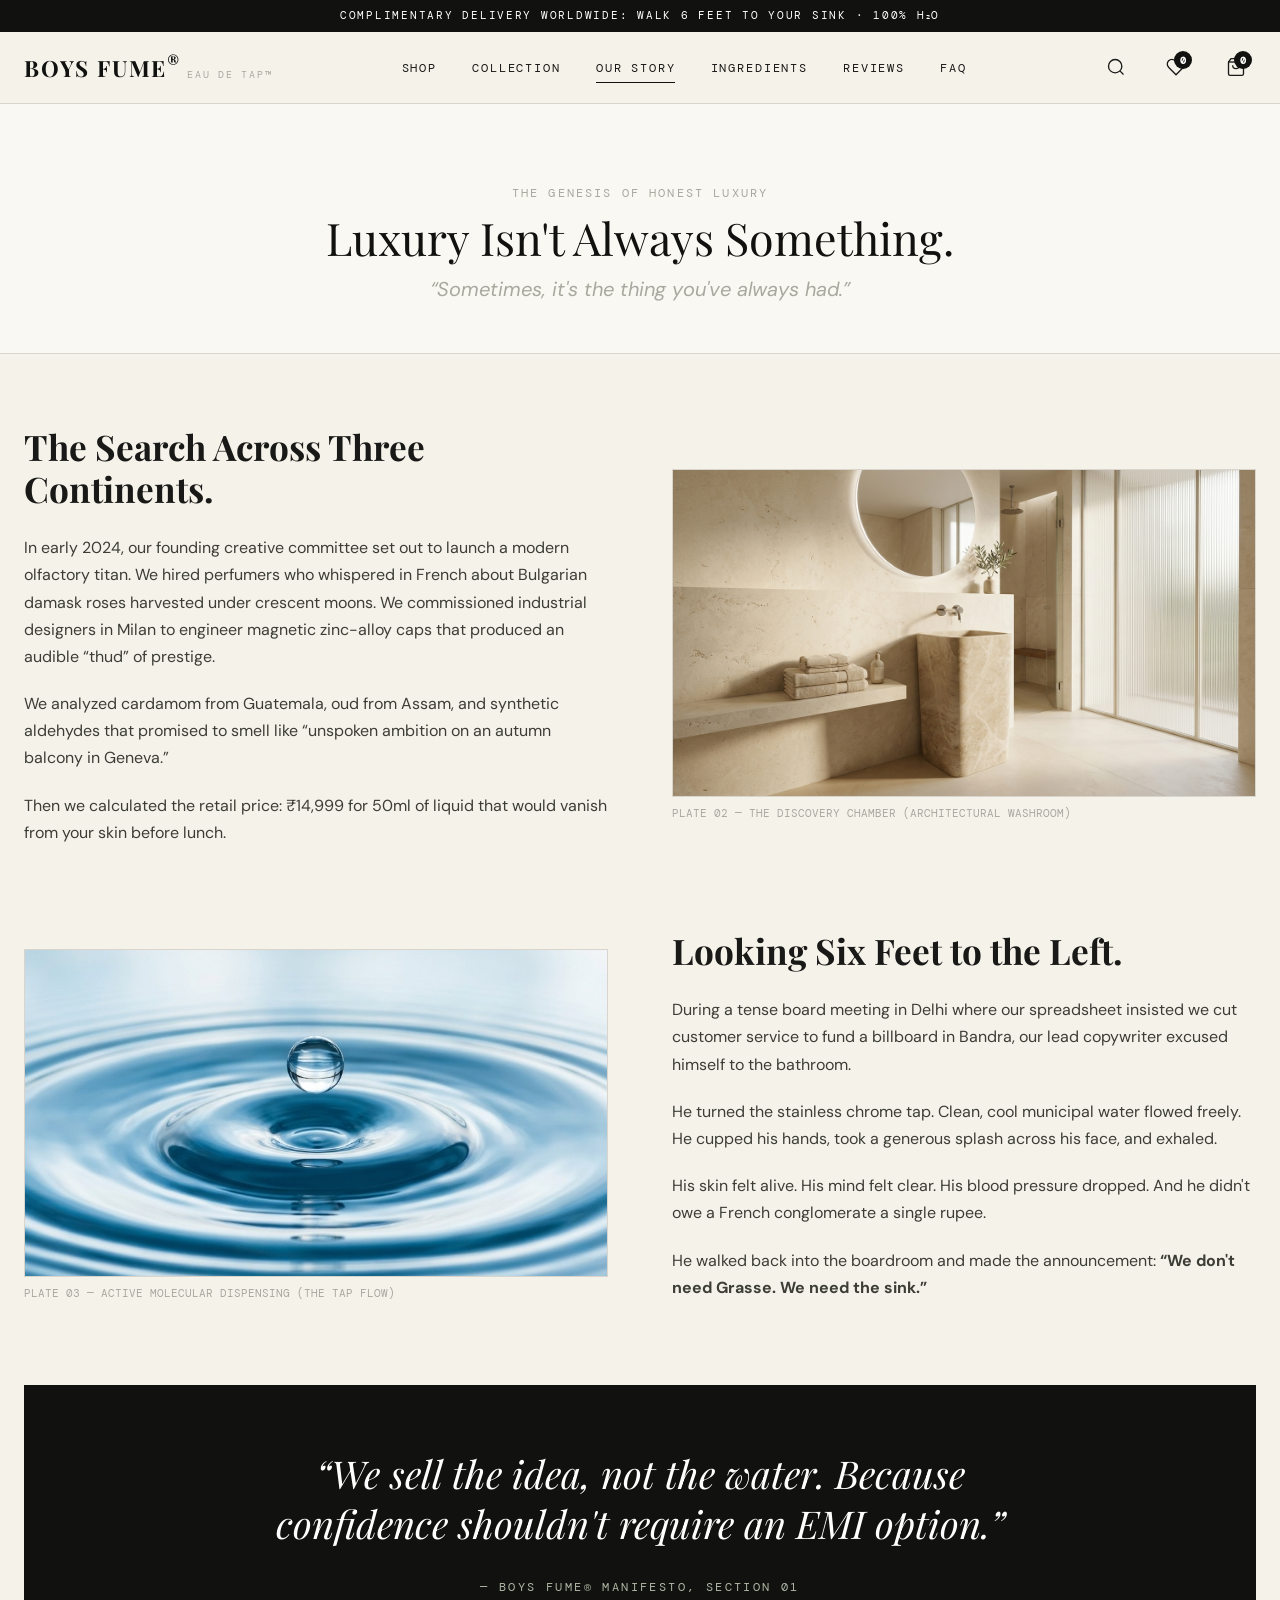
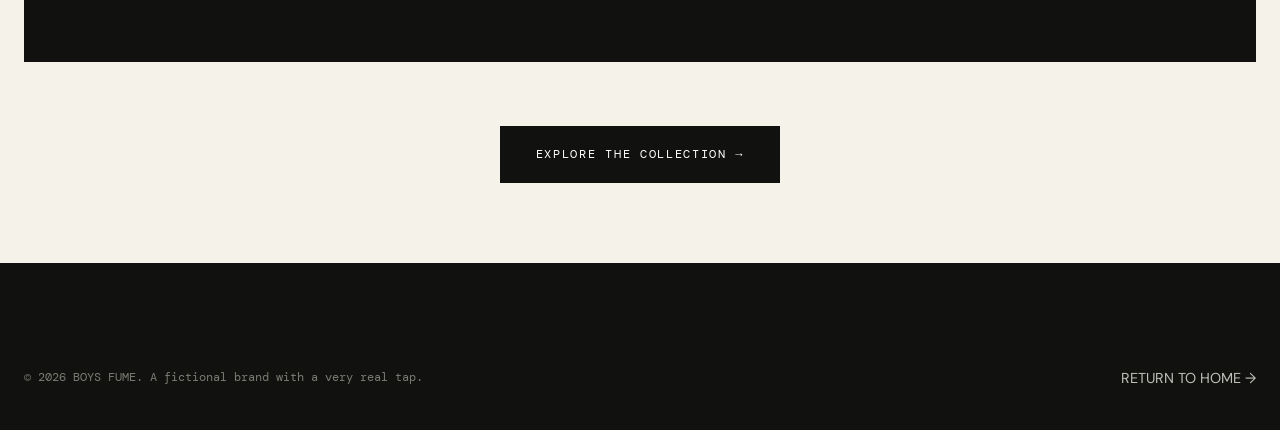
<file: pages/story.html>
<!DOCTYPE html>
<html lang="en">
<head>
  <meta charset="UTF-8">
  <meta name="viewport" content="width=device-width, initial-scale=1.0">
  <title>Our Story — BOYS FUME® Luxury Fragrance</title>
  <meta name="description" content="The story of BOYS FUME®. How we searched the world for luxury fragrance before looking six feet to the left.">
  <link rel="icon" type="image/svg+xml" href="../assets/favicon.svg">
  
  <link rel="preconnect" href="https://fonts.googleapis.com">
  <link rel="preconnect" href="https://fonts.gstatic.com" crossorigin>
  <link href="https://fonts.googleapis.com/css2?family=DM+Mono:ital,wght@0,300;0,400;0,500;1,400&family=DM+Sans:ital,opsz,wght@0,9..40,200..800;1,9..40,200..800&family=Playfair+Display:ital,wght@0,400..900;1,400..900&display=swap" rel="stylesheet">
  
  <link rel="stylesheet" href="../css/styles.css">
  <link rel="stylesheet" href="../css/responsive.css">
</head>
<body>

  <!-- Top Bar -->
  <div style="background-color: var(--color-deep-black); color: var(--color-white); font-family: var(--font-mono); font-size: 0.68rem; letter-spacing: 0.16em; text-transform: uppercase; text-align: center; padding: 0.45rem 1rem;">
    <span>COMPLIMENTARY DELIVERY WORLDWIDE: WALK 6 FEET TO YOUR SINK · 100% H₂O</span>
  </div>

  <!-- Header -->
  <header class="site-header" id="siteHeader">
    <div class="container header-inner">
      <a href="../index.html" class="brand-logo">
        <span class="brand-title">BOYS FUME<sup>®</sup></span>
        <span class="brand-sub">EAU DE TAP™</span>
      </a>

      <nav aria-label="Primary Navigation">
        <ul class="nav-links" id="navLinks">
          <li><a href="../index.html#collection" class="nav-link">SHOP</a></li>
          <li><a href="shop.html" class="nav-link">COLLECTION</a></li>
          <li><a href="story.html" class="nav-link active">OUR STORY</a></li>
          <li><a href="ingredients.html" class="nav-link">INGREDIENTS</a></li>
          <li><a href="reviews.html" class="nav-link">REVIEWS</a></li>
          <li><a href="faq.html" class="nav-link">FAQ</a></li>
        </ul>
      </nav>

      <div class="nav-actions">
        <button class="action-btn" id="searchTrigger" aria-label="Search Fragrances">
          <svg viewBox="0 0 24 24" fill="none"><circle cx="11" cy="11" r="8"/><line x1="21" y1="21" x2="16.65" y2="16.65"/></svg>
        </button>
        <button class="action-btn" data-action="open-wishlist" aria-label="View Wishlist">
          <svg viewBox="0 0 24 24" fill="none"><path d="M20.84 4.61a5.5 5.5 0 0 0-7.78 0L12 5.67l-1.06-1.06a5.5 5.5 0 0 0-7.78 7.78l1.06 1.06L12 21.23l7.78-7.78 1.06-1.06a5.5 5.5 0 0 0 0-7.78z"/></svg>
          <span class="counter-badge wishlist-count-badge">0</span>
        </button>
        <button class="action-btn" data-action="open-cart" aria-label="View Shopping Bag">
          <svg viewBox="0 0 24 24" fill="none"><path d="M6 2L3 6v14a2 2 0 0 0 2 2h14a2 2 0 0 0 2-2V6l-3-4z"/><line x1="3" y1="6" x2="21" y2="6"/><path d="M16 10a4 4 0 0 1-8 0"/></svg>
          <span class="counter-badge cart-count-badge">0</span>
        </button>
        <button class="mobile-nav-toggle" id="mobileNavToggle" aria-label="Toggle Navigation">
          <span></span><span></span><span></span>
        </button>
      </div>
    </div>
  </header>

  <main>
    <!-- Story Hero -->
    <section style="padding: 5rem 0 3rem; background-color: var(--color-soft-ivory); border-bottom: 1px solid var(--color-subtle-border);">
      <div class="container container-narrow" style="text-align: center;">
        <span class="section-label">THE GENESIS OF HONEST LUXURY</span>
        <h1 class="section-title">Luxury Isn't Always Something.</h1>
        <p class="section-subtitle" style="font-style: italic; font-size: 1.25rem;">
          “Sometimes, it's the thing you've always had.”
        </p>
      </div>
    </section>

    <!-- Detailed Manifesto -->
    <section style="padding: 4.5rem 0 5rem;">
      <div class="container">
        <div class="story-grid" style="margin-bottom: 4rem;">
          <div>
            <h2 style="font-family: var(--font-serif); font-size: 2.2rem; line-height: 1.2; margin-bottom: 1.5rem;">
              The Search Across Three Continents.
            </h2>
            <div class="story-body">
              <p>
                In early 2024, our founding creative committee set out to launch a modern olfactory titan. We hired perfumers who whispered in French about Bulgarian damask roses harvested under crescent moons. We commissioned industrial designers in Milan to engineer magnetic zinc-alloy caps that produced an audible “thud” of prestige.
              </p>
              <p>
                We analyzed cardamom from Guatemala, oud from Assam, and synthetic aldehydes that promised to smell like “unspoken ambition on an autumn balcony in Geneva.”
              </p>
              <p>
                Then we calculated the retail price: ₹14,999 for 50ml of liquid that would vanish from your skin before lunch.
              </p>
            </div>
          </div>
          <div>
            <picture>
              <source srcset="../assets/images/bathroom-interior.webp" type="image/webp">
              <img src="../assets/images/bathroom-interior.jpg" alt="Minimalist luxury architectural bathroom with natural limestone and chrome fixtures" style="border: 1px solid var(--color-subtle-border); width: 100%; aspect-ratio: 16/9; object-fit: cover;">
            </picture>
            <div style="font-family: var(--font-mono); font-size: 0.68rem; color: var(--color-warm-grey); margin-top: 0.5rem; text-transform: uppercase;">
              PLATE 02 — THE DISCOVERY CHAMBER (ARCHITECTURAL WASHROOM)
            </div>
          </div>
        </div>

        <div class="story-grid" style="margin-bottom: 4rem;">
          <div>
            <picture>
              <source srcset="../assets/images/editorial-water.webp" type="image/webp">
              <img src="../assets/images/editorial-water.jpg" alt="Macro photograph of water flowing over textured stone" style="border: 1px solid var(--color-subtle-border); width: 100%; aspect-ratio: 16/9; object-fit: cover;">
            </picture>
            <div style="font-family: var(--font-mono); font-size: 0.68rem; color: var(--color-warm-grey); margin-top: 0.5rem; text-transform: uppercase;">
              PLATE 03 — ACTIVE MOLECULAR DISPENSING (THE TAP FLOW)
            </div>
          </div>
          <div>
            <h2 style="font-family: var(--font-serif); font-size: 2.2rem; line-height: 1.2; margin-bottom: 1.5rem;">
              Looking Six Feet to the Left.
            </h2>
            <div class="story-body">
              <p>
                During a tense board meeting in Delhi where our spreadsheet insisted we cut customer service to fund a billboard in Bandra, our lead copywriter excused himself to the bathroom.
              </p>
              <p>
                He turned the stainless chrome tap. Clean, cool municipal water flowed freely. He cupped his hands, took a generous splash across his face, and exhaled.
              </p>
              <p>
                His skin felt alive. His mind felt clear. His blood pressure dropped. And he didn't owe a French conglomerate a single rupee.
              </p>
              <p>
                He walked back into the boardroom and made the announcement: <strong>“We don't need Grasse. We need the sink.”</strong>
              </p>
            </div>
          </div>
        </div>

        <!-- Pull Quote Banner -->
        <div style="background-color: var(--color-deep-black); color: var(--color-white); padding: 4rem 2rem; text-align: center; margin-bottom: 4rem;">
          <p style="font-family: var(--font-serif); font-size: clamp(1.6rem, 3vw, 2.4rem); font-style: italic; max-width: 800px; margin: 0 auto 1.5rem; line-height: 1.3;">
            “We sell the idea, not the water. Because confidence shouldn't require an EMI option.”
          </p>
          <span style="font-family: var(--font-mono); font-size: 0.75rem; letter-spacing: 0.2em; text-transform: uppercase; color: var(--color-muted-sage);">
            — BOYS FUME® MANIFESTO, SECTION 01
          </span>
        </div>

        <div style="text-align: center;">
          <a href="../index.html#collection" class="btn btn-primary" style="padding: 1.1rem 2.2rem;">
            EXPLORE THE COLLECTION &rarr;
          </a>
        </div>
      </div>
    </section>
  </main>

  <!-- Footer -->
  <footer class="site-footer">
    <div class="container">
      <div class="footer-bottom" style="border-top: none; padding-top: 0;">
        <div class="footer-copyright">&copy; 2026 BOYS FUME. A fictional brand with a very real tap.</div>
        <a href="../index.html" class="footer-link">RETURN TO HOME &rarr;</a>
      </div>
    </div>
  </footer>

  <!-- Drawers & Modals -->
  <div class="cart-drawer-overlay" id="cartDrawerOverlay">
    <aside class="cart-drawer" id="cartDrawer">
      <div class="cart-header">
        <h3 class="cart-title">Your Bag (<span class="cart-count-badge">0</span>)</h3>
        <button class="cart-close-btn" data-action="close-cart"><svg width="20" height="20" viewBox="0 0 24 24" stroke="currentColor" fill="none"><line x1="18" y1="6" x2="6" y2="18"/><line x1="6" y1="6" x2="18" y2="18"/></svg></button>
      </div>
      <div class="cart-body">
        <div class="cart-empty" id="cartEmptyState"><h4 class="cart-empty-text">Your bag is currently dry</h4></div>
        <div class="cart-items-list" id="cartItemsList"></div>
      </div>
      <div class="cart-footer">
        <div class="cart-shipping-note">Delivery: Walk to your sink (0 min)</div>
        <div class="cart-summary-line"><span>Fictional MRP:</span><span id="cartStrikeTotal" style="text-decoration: line-through;">₹0</span></div>
        <div class="cart-summary-total"><span>Actual Due:</span><span id="cartTotal">₹0</span></div>
        <button class="btn btn-primary" id="checkoutBtn" style="width: 100%;">PROCEED TO CHECKOUT &rarr;</button>
      </div>
    </aside>
  </div>

  <div class="wishlist-drawer-overlay" id="wishlistDrawerOverlay">
    <aside class="wishlist-drawer" id="wishlistDrawer">
      <div class="cart-header">
        <h3 class="cart-title">Saved Fragrances (<span class="wishlist-count-badge">0</span>)</h3>
        <button class="cart-close-btn" data-action="close-wishlist"><svg width="20" height="20" viewBox="0 0 24 24" stroke="currentColor" fill="none"><line x1="18" y1="6" x2="6" y2="18"/><line x1="6" y1="6" x2="18" y2="18"/></svg></button>
      </div>
      <div class="cart-body">
        <div class="cart-empty" id="wishlistEmptyState"><h4 class="cart-empty-text">No items in your wishlist</h4></div>
        <div class="cart-items-list" id="wishlistItemsList"></div>
      </div>
    </aside>
  </div>

  <div class="checkout-modal-overlay" id="checkoutRevealModal">
    <div class="checkout-reveal-card">
      <div class="reveal-water-icon"><svg viewBox="0 0 24 24" fill="none"><path d="M12 2.69l5.66 5.66a8 8 0 1 1-11.31 0z"/></svg></div>
      <span class="reveal-label">YOUR ORDER IS… A REVELATION</span>
      <h2 class="reveal-headline">Bro.<br>It's water.</h2>
      <p class="reveal-main-copy">Open your tap. Splash some water on yourself.</p>
      <p class="reveal-sub-copy">That’s the entire product. No bottle, no delivery, no payment gateway pretending to load.</p>
      <div class="reveal-punchline">IT IS FREE, BRO.</div>
      <div><button class="btn btn-primary" id="revealCloseBtn">OKAY, FAIR ENOUGH</button></div>
      <span class="reveal-footer-tag">BOYS FUME<sup>®</sup> — WE SELL THE IDEA, NOT THE WATER.</span>
    </div>
  </div>

  <div class="search-overlay" id="searchOverlay">
    <button class="search-close-btn" id="searchClose">CLOSE [ESC]</button>
    <div class="search-box"><input type="text" id="searchInput" class="search-input" placeholder="Search compositions or notes..."></div>
    <div class="search-results" id="searchResults"></div>
  </div>

  <div class="toast-container" id="toastContainer"></div>

  <script src="../js/products.js"></script>
  <script>
    PRODUCTS.forEach(p => {
      p.image = '../' + p.image;
      p.fallbackImage = '../' + p.fallbackImage;
      p.detailImage = '../' + p.detailImage;
      p.fallbackDetailImage = '../' + p.fallbackDetailImage;
    });
  </script>
  <script src="../js/cart.js"></script>
  <script src="../js/app.js"></script>
</body>
</html>
</file>
<file: css/styles.css>
/* ==========================================================================
   BOYS FUME® — Luxury E-Commerce Design System
   "The World's Most Accessible Luxury"
   ========================================================================== */

@import url('https://fonts.googleapis.com/css2?family=DM+Mono:ital,wght@0,300;0,400;0,500;1,400&family=DM+Sans:ital,opsz,wght@0,9..40,200..800;1,9..40,200..800&family=Playfair+Display:ital,wght@0,400..900;1,400..900&display=swap');

:root {
  /* Brand Palette */
  --color-warm-cream: #F5F2EA;
  --color-soft-ivory: #FAF8F3;
  --color-charcoal: #191A17;
  --color-deep-black: #11120F;
  --color-muted-sage: #AEB5A4;
  --color-stone-beige: #D5CABB;
  --color-warm-grey: #A8A89F;
  --color-white: #FFFFFF;
  --color-subtle-border: #D9D5CC;
  --color-dark-border: rgba(255, 255, 255, 0.15);
  --color-card-bg: #FFFFFF;
  --color-pill-bg: #ECE8DE;

  /* Typography */
  --font-serif: 'Playfair Display', Georgia, serif;
  --font-sans: 'DM Sans', -apple-system, BlinkMacSystemFont, 'Segoe UI', Roboto, sans-serif;
  --font-mono: 'DM Mono', monospace;

  /* Spacing */
  --spacing-xs: 0.25rem;
  --spacing-sm: 0.5rem;
  --spacing-md: 1rem;
  --spacing-lg: 1.5rem;
  --spacing-xl: 2.5rem;
  --spacing-2xl: 4rem;
  --spacing-3xl: 6.5rem;

  /* Layout */
  --container-max: 1320px;
  --container-padding: 1.5rem;
  --header-height: 72px;

  /* Transitions */
  --transition-fast: 0.2s cubic-bezier(0.16, 1, 0.3, 1);
  --transition-smooth: 0.35s cubic-bezier(0.16, 1, 0.3, 1);
  --transition-slow: 0.6s cubic-bezier(0.16, 1, 0.3, 1);

  /* Elevation */
  --shadow-subtle: 0 4px 20px rgba(17, 18, 15, 0.04);
  --shadow-drawer: -10px 0 40px rgba(17, 18, 15, 0.12);
  --shadow-modal: 0 25px 60px rgba(17, 18, 15, 0.18);
}

/* Base Reset */
*, *::before, *::after {
  box-sizing: border-box;
  margin: 0;
  padding: 0;
}

html {
  font-size: 16px;
  scroll-behavior: smooth;
  -webkit-font-smoothing: antialiased;
  -moz-osx-font-smoothing: grayscale;
  background-color: var(--color-warm-cream);
  color: var(--color-charcoal);
}

body {
  font-family: var(--font-sans);
  font-weight: 400;
  line-height: 1.6;
  background-color: var(--color-warm-cream);
  color: var(--color-charcoal);
  overflow-x: hidden;
  position: relative;
}

body.drawer-open {
  overflow: hidden;
}

img {
  max-width: 100%;
  height: auto;
  display: block;
}

a {
  color: inherit;
  text-decoration: none;
  transition: color var(--transition-fast);
}

button {
  font-family: inherit;
  border: none;
  background: none;
  cursor: pointer;
  outline: none;
  color: inherit;
}

/* Container */
.container {
  width: 100%;
  max-width: var(--container-max);
  margin-left: auto;
  margin-right: auto;
  padding-left: var(--container-padding);
  padding-right: var(--container-padding);
}

.container-narrow {
  max-width: 960px;
}

/* Section Header */
.section-header {
  text-align: center;
  margin-bottom: var(--spacing-2xl);
}

.section-label {
  font-family: var(--font-mono);
  font-size: 0.75rem;
  letter-spacing: 0.18em;
  text-transform: uppercase;
  color: var(--color-warm-grey);
  margin-bottom: var(--spacing-sm);
  display: block;
}

.section-title {
  font-family: var(--font-serif);
  font-size: clamp(2rem, 3.5vw, 3rem);
  font-weight: 400;
  line-height: 1.2;
  color: var(--color-deep-black);
  margin-bottom: var(--spacing-sm);
}

.section-subtitle {
  font-family: var(--font-sans);
  font-size: 1.05rem;
  color: var(--color-warm-grey);
  max-width: 580px;
  margin-left: auto;
  margin-right: auto;
}

/* Badges & Buttons */
.btn {
  display: inline-flex;
  align-items: center;
  justify-content: center;
  gap: 0.5rem;
  font-family: var(--font-mono);
  font-size: 0.75rem;
  letter-spacing: 0.14em;
  text-transform: uppercase;
  padding: 0.95rem 1.85rem;
  border: 1px solid transparent;
  transition: all var(--transition-fast);
  cursor: pointer;
  white-space: nowrap;
}

.btn-primary {
  background-color: var(--color-deep-black);
  color: var(--color-white);
  border-color: var(--color-deep-black);
}

.btn-primary:hover {
  background-color: var(--color-charcoal);
  border-color: var(--color-charcoal);
  transform: translateY(-2px);
  box-shadow: 0 4px 15px rgba(17, 18, 15, 0.15);
}

.btn-outline {
  background-color: transparent;
  color: var(--color-deep-black);
  border-color: var(--color-deep-black);
}

.btn-outline:hover {
  background-color: var(--color-deep-black);
  color: var(--color-white);
}

.btn-light {
  background-color: var(--color-white);
  color: var(--color-deep-black);
  border-color: var(--color-white);
}

.btn-light:hover {
  background-color: var(--color-warm-cream);
  border-color: var(--color-warm-cream);
}

.badge {
  font-family: var(--font-mono);
  font-size: 0.65rem;
  letter-spacing: 0.15em;
  text-transform: uppercase;
  padding: 0.35rem 0.65rem;
  border-radius: 2px;
  display: inline-block;
}

.badge-outline {
  border: 1px solid var(--color-subtle-border);
  color: var(--color-charcoal);
  background-color: rgba(255, 255, 255, 0.4);
}

.badge-dark {
  background-color: var(--color-deep-black);
  color: var(--color-white);
}

/* ==========================================================================
   NAVIGATION
   ========================================================================== */
.site-header {
  position: sticky;
  top: 0;
  left: 0;
  width: 100%;
  height: var(--header-height);
  background-color: rgba(245, 242, 234, 0.94);
  backdrop-filter: blur(12px);
  -webkit-backdrop-filter: blur(12px);
  border-bottom: 1px solid var(--color-subtle-border);
  z-index: 900;
  transition: all var(--transition-fast);
}

.site-header.scrolled {
  background-color: rgba(250, 248, 243, 0.98);
  box-shadow: 0 4px 20px rgba(0, 0, 0, 0.03);
}

.header-inner {
  display: flex;
  align-items: center;
  justify-content: space-between;
  height: 100%;
}

.brand-logo {
  display: flex;
  align-items: baseline;
  gap: 0.4rem;
}

.brand-title {
  font-family: var(--font-serif);
  font-size: 1.4rem;
  font-weight: 700;
  letter-spacing: 0.08em;
  color: var(--color-deep-black);
  text-transform: uppercase;
}

.brand-sub {
  font-family: var(--font-mono);
  font-size: 0.6rem;
  letter-spacing: 0.18em;
  color: var(--color-warm-grey);
}

.nav-links {
  display: flex;
  align-items: center;
  gap: 2.2rem;
  list-style: none;
}

.nav-link {
  font-family: var(--font-mono);
  font-size: 0.72rem;
  letter-spacing: 0.16em;
  text-transform: uppercase;
  color: var(--color-charcoal);
  position: relative;
  padding: 0.4rem 0;
  transition: color var(--transition-fast);
}

.nav-link::after {
  content: '';
  position: absolute;
  bottom: 0;
  left: 0;
  width: 0%;
  height: 1px;
  background-color: var(--color-deep-black);
  transition: width var(--transition-fast);
}

.nav-link:hover {
  color: var(--color-deep-black);
}

.nav-link:hover::after,
.nav-link.active::after {
  width: 100%;
}

.nav-actions {
  display: flex;
  align-items: center;
  gap: 1.25rem;
}

.action-btn {
  display: flex;
  align-items: center;
  justify-content: center;
  width: 40px;
  height: 40px;
  color: var(--color-charcoal);
  position: relative;
  transition: color var(--transition-fast), transform var(--transition-fast);
}

.action-btn:hover {
  color: var(--color-deep-black);
  transform: translateY(-1px);
}

.action-btn svg {
  width: 20px;
  height: 20px;
  stroke: currentColor;
  stroke-width: 1.6;
}

.counter-badge {
  position: absolute;
  top: 4px;
  right: 4px;
  background-color: var(--color-deep-black);
  color: var(--color-white);
  font-family: var(--font-mono);
  font-size: 0.6rem;
  font-weight: 600;
  width: 18px;
  height: 18px;
  border-radius: 50%;
  display: flex;
  align-items: center;
  justify-content: center;
  transition: transform var(--transition-fast);
}

.counter-badge.bump {
  animation: bumpAnim 0.3s cubic-bezier(0.16, 1, 0.3, 1);
}

@keyframes bumpAnim {
  0% { transform: scale(1); }
  50% { transform: scale(1.35); }
  100% { transform: scale(1); }
}

.mobile-nav-toggle {
  display: none;
  flex-direction: column;
  justify-content: center;
  gap: 5px;
  width: 32px;
  height: 32px;
  cursor: pointer;
  z-index: 950;
}

.mobile-nav-toggle span {
  display: block;
  width: 22px;
  height: 2px;
  background-color: var(--color-deep-black);
  transition: all var(--transition-smooth);
}

.mobile-nav-toggle.open span:nth-child(1) {
  transform: translateY(7px) rotate(45deg);
}

.mobile-nav-toggle.open span:nth-child(2) {
  opacity: 0;
}

.mobile-nav-toggle.open span:nth-child(3) {
  transform: translateY(-7px) rotate(-45deg);
}

/* ==========================================================================
   HOMEPAGE HERO SECTION
   ========================================================================== */
.hero-section {
  position: relative;
  min-height: calc(100vh - var(--header-height));
  display: flex;
  align-items: center;
  overflow: hidden;
  background-color: var(--color-soft-ivory);
  border-bottom: 1px solid var(--color-subtle-border);
}

.hero-bg-container {
  position: absolute;
  inset: 0;
  width: 100%;
  height: 100%;
  z-index: 1;
}

.hero-image {
  width: 100%;
  height: 100%;
  object-fit: cover;
  object-position: 72% center;
  filter: contrast(1.02) brightness(0.98);
}

.hero-gradient-overlay {
  position: absolute;
  inset: 0;
  background: linear-gradient(
    90deg,
    rgba(245, 242, 234, 0.95) 0%,
    rgba(245, 242, 234, 0.82) 42%,
    rgba(245, 242, 234, 0.3) 70%,
    rgba(245, 242, 234, 0.05) 100%
  );
  z-index: 2;
}

.hero-content {
  position: relative;
  z-index: 3;
  max-width: 620px;
  padding: var(--spacing-3xl) 0;
}

.hero-campaign-tag {
  display: inline-flex;
  align-items: center;
  gap: 0.75rem;
  font-family: var(--font-mono);
  font-size: 0.72rem;
  letter-spacing: 0.22em;
  text-transform: uppercase;
  color: var(--color-charcoal);
  margin-bottom: var(--spacing-lg);
  padding: 0.4rem 0.85rem;
  background: rgba(255, 255, 255, 0.7);
  backdrop-filter: blur(8px);
  border: 1px solid var(--color-subtle-border);
}

.hero-headline {
  font-family: var(--font-serif);
  font-size: clamp(2.8rem, 5.5vw, 4.8rem);
  font-weight: 400;
  line-height: 1.08;
  color: var(--color-deep-black);
  letter-spacing: -0.01em;
  margin-bottom: var(--spacing-md);
}

.hero-headline em {
  font-style: italic;
  font-weight: 300;
}

.hero-subhead {
  font-family: var(--font-sans);
  font-size: clamp(1.1rem, 1.8vw, 1.35rem);
  font-weight: 300;
  line-height: 1.45;
  color: #3C3E38;
  margin-bottom: var(--spacing-xl);
  max-width: 480px;
}

.hero-actions {
  display: flex;
  align-items: center;
  gap: 1rem;
  flex-wrap: wrap;
  margin-bottom: var(--spacing-2xl);
}

.hero-award-claim {
  display: flex;
  align-items: center;
  gap: 0.75rem;
  border-top: 1px solid rgba(25, 26, 23, 0.12);
  padding-top: var(--spacing-md);
  max-width: 450px;
}

.hero-award-claim svg {
  flex-shrink: 0;
  width: 18px;
  height: 18px;
  stroke: var(--color-warm-grey);
}

.hero-award-claim p {
  font-family: var(--font-mono);
  font-size: 0.68rem;
  letter-spacing: 0.12em;
  text-transform: uppercase;
  color: #55574F;
  line-height: 1.4;
}

/* ==========================================================================
   COLLECTION / PRODUCT CARDS
   ========================================================================== */
.collection-section {
  padding: var(--spacing-3xl) 0;
  background-color: var(--color-warm-cream);
  border-bottom: 1px solid var(--color-subtle-border);
}

.product-grid {
  display: grid;
  grid-template-columns: repeat(3, 1fr);
  gap: 2rem;
}

.product-card {
  background-color: var(--color-card-bg);
  border: 1px solid var(--color-subtle-border);
  display: flex;
  flex-direction: column;
  position: relative;
  transition: transform var(--transition-smooth), box-shadow var(--transition-smooth), border-color var(--transition-smooth);
}

.product-card:hover {
  transform: translateY(-6px);
  box-shadow: 0 15px 35px rgba(25, 26, 23, 0.06);
  border-color: #C2BDAF;
}

.product-image-wrap {
  position: relative;
  width: 100%;
  aspect-ratio: 4 / 5;
  background-color: #EFECE3;
  overflow: hidden;
  cursor: pointer;
}

.product-image {
  width: 100%;
  height: 100%;
  object-fit: cover;
  transition: transform 0.8s cubic-bezier(0.16, 1, 0.3, 1);
}

.product-card:hover .product-image {
  transform: scale(1.05);
}

.product-badge-group {
  position: absolute;
  top: 1rem;
  left: 1rem;
  display: flex;
  flex-direction: column;
  gap: 0.4rem;
  z-index: 2;
}

.product-wishlist-btn {
  position: absolute;
  top: 1rem;
  right: 1rem;
  width: 36px;
  height: 36px;
  background-color: rgba(255, 255, 255, 0.9);
  backdrop-filter: blur(4px);
  border: 1px solid var(--color-subtle-border);
  display: flex;
  align-items: center;
  justify-content: center;
  border-radius: 50%;
  cursor: pointer;
  z-index: 2;
  transition: all var(--transition-fast);
}

.product-wishlist-btn svg {
  width: 16px;
  height: 16px;
  stroke: var(--color-deep-black);
  fill: transparent;
  transition: all var(--transition-fast);
}

.product-wishlist-btn.active svg {
  fill: #D9534F;
  stroke: #D9534F;
}

.product-wishlist-btn:hover {
  transform: scale(1.1);
  background-color: var(--color-white);
}

.product-details {
  padding: 1.5rem;
  display: flex;
  flex-direction: column;
  flex-grow: 1;
}

.product-edition {
  font-family: var(--font-mono);
  font-size: 0.68rem;
  letter-spacing: 0.16em;
  text-transform: uppercase;
  color: var(--color-warm-grey);
  margin-bottom: 0.35rem;
}

.product-title {
  font-family: var(--font-serif);
  font-size: 1.55rem;
  font-weight: 500;
  color: var(--color-deep-black);
  margin-bottom: 0.5rem;
  line-height: 1.2;
}

.product-tagline {
  font-family: var(--font-sans);
  font-size: 0.9rem;
  color: #4A4D45;
  margin-bottom: 0.4rem;
}

.product-subtext {
  font-family: var(--font-sans);
  font-size: 0.8rem;
  font-style: italic;
  color: var(--color-warm-grey);
  margin-bottom: 1.25rem;
  min-height: 2.4em;
}

.product-pricing {
  display: flex;
  align-items: baseline;
  gap: 0.75rem;
  margin-top: auto;
  padding-top: 1rem;
  border-top: 1px solid #ECE7DC;
  margin-bottom: 1.25rem;
}

.price-strike {
  font-family: var(--font-mono);
  font-size: 0.85rem;
  color: var(--color-warm-grey);
  text-decoration: line-through;
}

.price-actual {
  font-family: var(--font-mono);
  font-size: 1.25rem;
  font-weight: 600;
  color: var(--color-deep-black);
}

.price-sub {
  font-family: var(--font-mono);
  font-size: 0.65rem;
  letter-spacing: 0.1em;
  text-transform: uppercase;
  color: #6C7A63;
  font-weight: 500;
}

.product-actions {
  display: grid;
  grid-template-columns: 1fr auto;
  gap: 0.5rem;
}

.product-footnote {
  text-align: center;
  margin-top: 2.5rem;
  font-family: var(--font-mono);
  font-size: 0.72rem;
  letter-spacing: 0.16em;
  text-transform: uppercase;
  color: var(--color-warm-grey);
}

/* ==========================================================================
   PRODUCT DETAIL MODAL / DRAWER
   ========================================================================== */
.modal-overlay {
  position: fixed;
  inset: 0;
  background-color: rgba(17, 18, 15, 0.6);
  backdrop-filter: blur(8px);
  -webkit-backdrop-filter: blur(8px);
  z-index: 1000;
  opacity: 0;
  visibility: hidden;
  transition: opacity var(--transition-smooth), visibility var(--transition-smooth);
  display: flex;
  align-items: center;
  justify-content: center;
  padding: 1.5rem;
}

.modal-overlay.active {
  opacity: 1;
  visibility: visible;
}

.modal-container {
  background-color: var(--color-soft-ivory);
  border: 1px solid var(--color-subtle-border);
  width: 100%;
  max-width: 980px;
  max-height: 90vh;
  overflow-y: auto;
  position: relative;
  box-shadow: var(--shadow-modal);
  transform: translateY(20px);
  transition: transform var(--transition-smooth);
}

.modal-overlay.active .modal-container {
  transform: translateY(0);
}

.modal-close-btn {
  position: absolute;
  top: 1.25rem;
  right: 1.25rem;
  width: 40px;
  height: 40px;
  background-color: var(--color-white);
  border: 1px solid var(--color-subtle-border);
  border-radius: 50%;
  display: flex;
  align-items: center;
  justify-content: center;
  z-index: 10;
  cursor: pointer;
  transition: transform var(--transition-fast), background-color var(--transition-fast);
}

.modal-close-btn:hover {
  transform: rotate(90deg);
  background-color: var(--color-warm-cream);
}

.quickview-layout {
  display: grid;
  grid-template-columns: 1fr 1fr;
}

.quickview-gallery {
  position: relative;
  background-color: #EAE6DB;
  overflow: hidden;
  display: flex;
  flex-direction: column;
}

.quickview-main-img {
  width: 100%;
  aspect-ratio: 4 / 5;
  object-fit: cover;
}

.quickview-thumbs {
  display: flex;
  gap: 0.5rem;
  padding: 1rem;
  background-color: rgba(255, 255, 255, 0.6);
  border-top: 1px solid var(--color-subtle-border);
}

.quickview-thumb {
  width: 60px;
  height: 60px;
  border: 1px solid var(--color-subtle-border);
  cursor: pointer;
  overflow: hidden;
  transition: border-color var(--transition-fast);
}

.quickview-thumb.active {
  border-color: var(--color-deep-black);
  border-width: 2px;
}

.quickview-thumb img {
  width: 100%;
  height: 100%;
  object-fit: cover;
}

.quickview-content {
  padding: 2.5rem;
  display: flex;
  flex-direction: column;
}

.quickview-notes {
  background-color: var(--color-white);
  border: 1px solid var(--color-subtle-border);
  padding: 1rem 1.25rem;
  margin: 1.25rem 0;
  border-radius: 2px;
}

.note-item {
  display: flex;
  justify-content: space-between;
  font-size: 0.82rem;
  padding: 0.4rem 0;
  border-bottom: 1px dashed #E2DED4;
}

.note-item:last-child {
  border-bottom: none;
}

.note-name {
  font-family: var(--font-mono);
  text-transform: uppercase;
  color: var(--color-warm-grey);
}

.note-desc {
  font-family: var(--font-sans);
  color: var(--color-deep-black);
  font-weight: 500;
}

/* ==========================================================================
   BRAND STORY SECTION
   ========================================================================== */
.story-section {
  padding: var(--spacing-3xl) 0;
  background-color: var(--color-soft-ivory);
  border-bottom: 1px solid var(--color-subtle-border);
}

.story-grid {
  display: grid;
  grid-template-columns: 1fr 1fr;
  gap: 4rem;
  align-items: center;
}

.story-media {
  position: relative;
}

.story-image {
  width: 100%;
  aspect-ratio: 3 / 2;
  object-fit: cover;
  border: 1px solid var(--color-subtle-border);
}

.story-caption {
  margin-top: 0.75rem;
  font-family: var(--font-mono);
  font-size: 0.7rem;
  letter-spacing: 0.14em;
  text-transform: uppercase;
  color: var(--color-warm-grey);
}

.story-text-wrap {
  padding-right: 2rem;
}

.story-headline {
  font-family: var(--font-serif);
  font-size: clamp(2.2rem, 3.8vw, 3.2rem);
  font-weight: 400;
  line-height: 1.15;
  color: var(--color-deep-black);
  margin-bottom: var(--spacing-sm);
}

.story-sub {
  font-family: var(--font-sans);
  font-size: 1.15rem;
  font-style: italic;
  color: #5A5D52;
  margin-bottom: var(--spacing-lg);
}

.story-body p {
  font-family: var(--font-sans);
  font-size: 1rem;
  line-height: 1.7;
  color: #3C3E36;
  margin-bottom: 1.25rem;
}

/* ==========================================================================
   WHY CHOOSE BOYS FUME (BENEFITS)
   ========================================================================== */
.benefits-section {
  padding: var(--spacing-3xl) 0;
  background-color: var(--color-warm-cream);
  border-bottom: 1px solid var(--color-subtle-border);
}

.benefits-grid {
  display: grid;
  grid-template-columns: repeat(4, 1fr);
  gap: 1.5rem;
}

.benefit-card {
  background-color: var(--color-white);
  border: 1px solid var(--color-subtle-border);
  padding: 2.25rem 1.75rem;
  display: flex;
  flex-direction: column;
  transition: transform var(--transition-smooth), border-color var(--transition-smooth);
}

.benefit-card:hover {
  transform: translateY(-4px);
  border-color: var(--color-charcoal);
}

.benefit-icon {
  width: 44px;
  height: 44px;
  color: var(--color-deep-black);
  margin-bottom: 1.5rem;
  stroke-width: 1.5;
}

.benefit-title {
  font-family: var(--font-serif);
  font-size: 1.35rem;
  font-weight: 500;
  color: var(--color-deep-black);
  margin-bottom: 0.5rem;
}

.benefit-desc {
  font-family: var(--font-sans);
  font-size: 0.92rem;
  color: #55584F;
  line-height: 1.5;
}

.benefits-footnote {
  text-align: center;
  margin-top: 2.5rem;
  font-family: var(--font-mono);
  font-size: 0.72rem;
  letter-spacing: 0.12em;
  color: var(--color-warm-grey);
}

/* ==========================================================================
   INGREDIENTS CAMPAIGN (DARK IMMERSIVE SECTION)
   ========================================================================== */
.ingredients-section {
  position: relative;
  min-height: 700px;
  background-color: var(--color-deep-black);
  color: var(--color-white);
  overflow: hidden;
  display: flex;
  align-items: center;
  border-bottom: 1px solid rgba(255, 255, 255, 0.1);
}

.ingredients-bg-wrap {
  position: absolute;
  inset: 0;
  z-index: 1;
}

.ingredients-bg {
  width: 100%;
  height: 100%;
  object-fit: cover;
  object-position: center;
  opacity: 0.65;
  filter: contrast(1.1);
}

.ingredients-overlay {
  position: absolute;
  inset: 0;
  background: radial-gradient(circle at 70% 50%, rgba(17, 18, 15, 0.2) 0%, rgba(17, 18, 15, 0.88) 75%);
  z-index: 2;
}

.ingredients-content {
  position: relative;
  z-index: 3;
  max-width: 650px;
  padding: var(--spacing-3xl) 0;
}

.formula-tag {
  display: inline-block;
  font-family: var(--font-mono);
  font-size: 0.8rem;
  letter-spacing: 0.25em;
  text-transform: uppercase;
  color: var(--color-muted-sage);
  border: 1px solid var(--color-dark-border);
  padding: 0.4rem 1rem;
  margin-bottom: 1.5rem;
}

.ingredients-title {
  font-family: var(--font-serif);
  font-size: clamp(2.6rem, 5vw, 4.2rem);
  font-weight: 400;
  line-height: 1.1;
  color: var(--color-white);
  margin-bottom: 1rem;
}

.formula-highlight {
  font-family: var(--font-serif);
  font-size: 1.8rem;
  font-style: italic;
  color: #DCD8CD;
  margin-bottom: 2rem;
  border-left: 2px solid var(--color-muted-sage);
  padding-left: 1.25rem;
}

.ingredients-checklist {
  list-style: none;
  display: grid;
  grid-template-columns: 1fr 1fr;
  gap: 1rem;
  margin-bottom: 2.5rem;
}

.checklist-item {
  display: flex;
  align-items: center;
  gap: 0.75rem;
  font-family: var(--font-mono);
  font-size: 0.82rem;
  letter-spacing: 0.12em;
  text-transform: uppercase;
  color: #ECE8DE;
}

.checklist-item svg {
  width: 16px;
  height: 16px;
  stroke: var(--color-muted-sage);
  flex-shrink: 0;
}

/* ==========================================================================
   THE SIGNATURE RITUAL
   ========================================================================== */
.ritual-section {
  padding: var(--spacing-3xl) 0;
  background-color: var(--color-soft-ivory);
  border-bottom: 1px solid var(--color-subtle-border);
}

.ritual-grid {
  display: grid;
  grid-template-columns: repeat(3, 1fr);
  gap: 2.5rem;
  position: relative;
}

.ritual-step {
  background-color: var(--color-white);
  border: 1px solid var(--color-subtle-border);
  padding: 2.5rem 2rem;
  position: relative;
  display: flex;
  flex-direction: column;
}

.step-num {
  font-family: var(--font-mono);
  font-size: 0.75rem;
  letter-spacing: 0.2em;
  color: var(--color-warm-grey);
  margin-bottom: 1.25rem;
  display: block;
}

.step-title {
  font-family: var(--font-serif);
  font-size: 1.5rem;
  font-weight: 500;
  color: var(--color-deep-black);
  margin-bottom: 0.75rem;
}

.step-desc {
  font-family: var(--font-sans);
  font-size: 0.95rem;
  line-height: 1.6;
  color: #4B4E44;
}

.ritual-footnote {
  text-align: center;
  margin-top: 3rem;
  font-family: var(--font-mono);
  font-size: 0.72rem;
  letter-spacing: 0.12em;
  color: var(--color-warm-grey);
}

/* ==========================================================================
   REVIEWS & TESTIMONIALS
   ========================================================================== */
.reviews-section {
  padding: var(--spacing-3xl) 0;
  background-color: var(--color-warm-cream);
  border-bottom: 1px solid var(--color-subtle-border);
}

.reviews-grid {
  display: grid;
  grid-template-columns: repeat(3, 1fr);
  gap: 2rem;
}

.review-card {
  background-color: var(--color-white);
  border: 1px solid var(--color-subtle-border);
  padding: 2.25rem;
  display: flex;
  flex-direction: column;
  justify-content: space-between;
}

.review-quote {
  font-family: var(--font-serif);
  font-size: 1.15rem;
  line-height: 1.5;
  color: var(--color-deep-black);
  font-style: italic;
  margin-bottom: 1.5rem;
}

.review-author {
  border-top: 1px solid #ECE7DC;
  padding-top: 1rem;
}

.author-name {
  font-family: var(--font-sans);
  font-weight: 600;
  font-size: 0.95rem;
  color: var(--color-deep-black);
}

.author-title {
  font-family: var(--font-mono);
  font-size: 0.7rem;
  letter-spacing: 0.1em;
  text-transform: uppercase;
  color: var(--color-warm-grey);
}

.reviews-disclaimer {
  text-align: center;
  margin-top: 2.5rem;
  font-family: var(--font-mono);
  font-size: 0.7rem;
  letter-spacing: 0.12em;
  color: var(--color-warm-grey);
}

/* ==========================================================================
   CAMPAIGN BANNER
   ========================================================================== */
.campaign-banner {
  position: relative;
  min-height: 520px;
  display: flex;
  align-items: center;
  overflow: hidden;
  border-bottom: 1px solid var(--color-subtle-border);
}

.campaign-bg-wrap {
  position: absolute;
  inset: 0;
  z-index: 1;
}

.campaign-bg {
  width: 100%;
  height: 100%;
  object-fit: cover;
  object-position: center;
}

.campaign-overlay {
  position: absolute;
  inset: 0;
  background: linear-gradient(90deg, rgba(17, 18, 15, 0.75) 0%, rgba(17, 18, 15, 0.35) 60%, rgba(17, 18, 15, 0.1) 100%);
  z-index: 2;
}

.campaign-content {
  position: relative;
  z-index: 3;
  max-width: 580px;
  color: var(--color-white);
  padding: var(--spacing-2xl) 0;
}

.campaign-headline {
  font-family: var(--font-serif);
  font-size: clamp(2.2rem, 4vw, 3.4rem);
  font-weight: 400;
  line-height: 1.15;
  margin-bottom: 0.75rem;
}

.campaign-sub {
  font-family: var(--font-sans);
  font-size: 1.15rem;
  font-style: italic;
  color: #D8D4C8;
  margin-bottom: 1.75rem;
}

/* ==========================================================================
   FAQ ACCORDION
   ========================================================================== */
.faq-section {
  padding: var(--spacing-3xl) 0;
  background-color: var(--color-soft-ivory);
  border-bottom: 1px solid var(--color-subtle-border);
}

.faq-accordion {
  max-width: 820px;
  margin: 0 auto;
  border-top: 1px solid var(--color-subtle-border);
}

.faq-item {
  border-bottom: 1px solid var(--color-subtle-border);
}

.faq-question-btn {
  width: 100%;
  text-align: left;
  padding: 1.5rem 0;
  display: flex;
  justify-content: space-between;
  align-items: center;
  font-family: var(--font-serif);
  font-size: 1.2rem;
  color: var(--color-deep-black);
  cursor: pointer;
  transition: color var(--transition-fast);
}

.faq-question-btn:hover {
  color: #55574F;
}

.faq-icon {
  width: 20px;
  height: 20px;
  stroke: var(--color-deep-black);
  transition: transform var(--transition-fast);
}

.faq-item.active .faq-icon {
  transform: rotate(45deg);
}

.faq-answer {
  max-height: 0;
  overflow: hidden;
  transition: max-height var(--transition-smooth), opacity var(--transition-smooth);
  opacity: 0;
}

.faq-item.active .faq-answer {
  max-height: 250px;
  opacity: 1;
}

.faq-answer-inner {
  padding-bottom: 1.5rem;
  font-family: var(--font-sans);
  font-size: 0.98rem;
  line-height: 1.7;
  color: #4A4D45;
}

/* ==========================================================================
   FINAL CAMPAIGN
   ========================================================================== */
.final-campaign-section {
  position: relative;
  min-height: 600px;
  display: flex;
  align-items: center;
  justify-content: center;
  text-align: center;
  background-color: var(--color-deep-black);
  color: var(--color-white);
  overflow: hidden;
  border-bottom: 1px solid rgba(255, 255, 255, 0.1);
}

.final-campaign-bg {
  position: absolute;
  inset: 0;
  width: 100%;
  height: 100%;
  object-fit: cover;
  opacity: 0.45;
}

.final-campaign-content {
  position: relative;
  z-index: 3;
  max-width: 680px;
  padding: var(--spacing-2xl) 1rem;
}

.final-campaign-headline {
  font-family: var(--font-serif);
  font-size: clamp(2.8rem, 5.5vw, 4.5rem);
  font-weight: 400;
  line-height: 1.1;
  margin-bottom: 1rem;
}

.final-campaign-sub {
  font-family: var(--font-sans);
  font-size: 1.25rem;
  font-style: italic;
  color: #D3CEC2;
  margin-bottom: 2.25rem;
}

/* ==========================================================================
   FOOTER
   ========================================================================== */
.site-footer {
  background-color: var(--color-deep-black);
  color: var(--color-white);
  padding: var(--spacing-3xl) 0 var(--spacing-xl);
}

.footer-top {
  display: grid;
  grid-template-columns: 2fr 1fr 1fr 1.5fr;
  gap: 3rem;
  margin-bottom: var(--spacing-3xl);
}

.footer-brand .brand-title {
  color: var(--color-white);
  font-size: 1.6rem;
  margin-bottom: 0.75rem;
}

.footer-tagline {
  font-family: var(--font-sans);
  font-size: 0.95rem;
  color: #9E9F98;
  max-width: 320px;
  line-height: 1.6;
}

.footer-heading {
  font-family: var(--font-mono);
  font-size: 0.75rem;
  letter-spacing: 0.18em;
  text-transform: uppercase;
  color: var(--color-muted-sage);
  margin-bottom: 1.25rem;
}

.footer-links {
  list-style: none;
  display: flex;
  flex-direction: column;
  gap: 0.75rem;
}

.footer-link {
  font-family: var(--font-sans);
  font-size: 0.9rem;
  color: #BFBFB8;
  transition: color var(--transition-fast);
}

.footer-link:hover {
  color: var(--color-white);
}

.footer-newsletter-form {
  display: flex;
  border-bottom: 1px solid var(--color-dark-border);
  padding-bottom: 0.5rem;
}

.footer-input {
  background: transparent;
  border: none;
  font-family: var(--font-sans);
  font-size: 0.88rem;
  color: var(--color-white);
  width: 100%;
  outline: none;
}

.footer-input::placeholder {
  color: #6C6E66;
}

.footer-submit {
  font-family: var(--font-mono);
  font-size: 0.75rem;
  letter-spacing: 0.1em;
  color: var(--color-muted-sage);
  cursor: pointer;
}

.footer-news-note {
  font-family: var(--font-mono);
  font-size: 0.65rem;
  color: #6C6E66;
  margin-top: 0.5rem;
}

.footer-bottom {
  border-top: 1px solid rgba(255, 255, 255, 0.1);
  padding-top: var(--spacing-lg);
  display: flex;
  align-items: center;
  justify-content: space-between;
  flex-wrap: wrap;
  gap: 1rem;
}

.footer-copyright {
  font-family: var(--font-mono);
  font-size: 0.72rem;
  color: #7A7C73;
}

.footer-back-to-top {
  font-family: var(--font-mono);
  font-size: 0.72rem;
  letter-spacing: 0.12em;
  text-transform: uppercase;
  color: #A0A299;
  display: flex;
  align-items: center;
  gap: 0.4rem;
  cursor: pointer;
}

.footer-back-to-top:hover {
  color: var(--color-white);
}

/* ==========================================================================
   SHOPPING BAG DRAWER
   ========================================================================== */
.cart-drawer-overlay {
  position: fixed;
  inset: 0;
  background-color: rgba(17, 18, 15, 0.6);
  backdrop-filter: blur(4px);
  z-index: 1100;
  opacity: 0;
  visibility: hidden;
  transition: opacity var(--transition-smooth), visibility var(--transition-smooth);
}

.cart-drawer-overlay.active {
  opacity: 1;
  visibility: visible;
}

.cart-drawer {
  position: fixed;
  top: 0;
  right: 0;
  width: 100%;
  max-width: 440px;
  height: 100%;
  background-color: var(--color-soft-ivory);
  box-shadow: var(--shadow-drawer);
  z-index: 1200;
  transform: translateX(100%);
  transition: transform var(--transition-smooth);
  display: flex;
  flex-direction: column;
}

.cart-drawer-overlay.active .cart-drawer {
  transform: translateX(0);
}

.cart-header {
  padding: 1.5rem;
  border-bottom: 1px solid var(--color-subtle-border);
  display: flex;
  align-items: center;
  justify-content: space-between;
}

.cart-title {
  font-family: var(--font-serif);
  font-size: 1.4rem;
  font-weight: 500;
  color: var(--color-deep-black);
}

.cart-close-btn {
  width: 32px;
  height: 32px;
  display: flex;
  align-items: center;
  justify-content: center;
  cursor: pointer;
  color: var(--color-charcoal);
}

.cart-body {
  padding: 1.5rem;
  flex-grow: 1;
  overflow-y: auto;
}

.cart-empty {
  text-align: center;
  padding: 3rem 1rem;
}

.cart-empty-icon {
  width: 48px;
  height: 48px;
  margin: 0 auto 1rem;
  stroke: var(--color-warm-grey);
}

.cart-empty-text {
  font-family: var(--font-serif);
  font-size: 1.25rem;
  color: var(--color-deep-black);
  margin-bottom: 0.5rem;
}

.cart-empty-sub {
  font-family: var(--font-sans);
  font-size: 0.9rem;
  color: var(--color-warm-grey);
}

.cart-items-list {
  display: flex;
  flex-direction: column;
  gap: 1.25rem;
}

.cart-item {
  display: grid;
  grid-template-columns: 80px 1fr auto;
  gap: 1rem;
  padding-bottom: 1.25rem;
  border-bottom: 1px solid #ECE7DC;
}

.cart-item-img {
  width: 80px;
  aspect-ratio: 1;
  object-fit: cover;
  border: 1px solid var(--color-subtle-border);
}

.cart-item-details {
  display: flex;
  flex-direction: column;
  justify-content: space-between;
}

.cart-item-title {
  font-family: var(--font-serif);
  font-size: 1.05rem;
  font-weight: 500;
  color: var(--color-deep-black);
}

.cart-item-edition {
  font-family: var(--font-mono);
  font-size: 0.65rem;
  letter-spacing: 0.12em;
  text-transform: uppercase;
  color: var(--color-warm-grey);
}

.cart-item-price {
  font-family: var(--font-mono);
  font-size: 0.95rem;
  font-weight: 600;
  color: var(--color-deep-black);
  display: flex;
  align-items: center;
  gap: 0.4rem;
}

.cart-item-strike {
  font-size: 0.75rem;
  text-decoration: line-through;
  color: var(--color-warm-grey);
  font-weight: 400;
}

.cart-qty-ctrl {
  display: inline-flex;
  align-items: center;
  border: 1px solid var(--color-subtle-border);
  background: var(--color-white);
  height: 28px;
  width: fit-content;
}

.qty-btn {
  width: 28px;
  height: 100%;
  display: flex;
  align-items: center;
  justify-content: center;
  font-size: 0.85rem;
  cursor: pointer;
  color: var(--color-charcoal);
}

.qty-btn:hover {
  background-color: var(--color-warm-cream);
}

.qty-val {
  font-family: var(--font-mono);
  font-size: 0.75rem;
  padding: 0 0.5rem;
}

.cart-item-remove {
  font-family: var(--font-mono);
  font-size: 0.65rem;
  letter-spacing: 0.1em;
  text-transform: uppercase;
  color: var(--color-warm-grey);
  cursor: pointer;
  align-self: flex-start;
  transition: color var(--transition-fast);
}

.cart-item-remove:hover {
  color: #D9534F;
}

.cart-footer {
  padding: 1.5rem;
  border-top: 1px solid var(--color-subtle-border);
  background-color: var(--color-white);
}

.cart-summary-line {
  display: flex;
  justify-content: space-between;
  font-family: var(--font-mono);
  font-size: 0.8rem;
  margin-bottom: 0.6rem;
  color: #55574F;
}

.cart-summary-total {
  display: flex;
  justify-content: space-between;
  font-family: var(--font-serif);
  font-size: 1.35rem;
  font-weight: 600;
  color: var(--color-deep-black);
  padding-top: 0.75rem;
  border-top: 1px solid #ECE7DC;
  margin-bottom: 1.25rem;
}

.cart-shipping-note {
  font-family: var(--font-mono);
  font-size: 0.68rem;
  letter-spacing: 0.12em;
  text-transform: uppercase;
  color: #43714E;
  margin-bottom: 1rem;
  display: flex;
  align-items: center;
  gap: 0.4rem;
}

/* ==========================================================================
   CHECKOUT REVEAL MODAL (THE PUNCHLINE!)
   ========================================================================== */
.checkout-modal-overlay {
  position: fixed;
  inset: 0;
  background-color: rgba(17, 18, 15, 0.82);
  backdrop-filter: blur(14px);
  -webkit-backdrop-filter: blur(14px);
  z-index: 1500;
  opacity: 0;
  visibility: hidden;
  transition: opacity var(--transition-smooth), visibility var(--transition-smooth);
  display: flex;
  align-items: center;
  justify-content: center;
  padding: 1.5rem;
}

.checkout-modal-overlay.active {
  opacity: 1;
  visibility: visible;
}

.checkout-reveal-card {
  background-color: var(--color-white);
  border: 1px solid var(--color-subtle-border);
  width: 100%;
  max-width: 580px;
  padding: 3.5rem 2.5rem;
  text-align: center;
  position: relative;
  box-shadow: var(--shadow-modal);
  transform: scale(0.92);
  transition: transform 0.4s cubic-bezier(0.16, 1, 0.3, 1);
  overflow: hidden;
}

.checkout-modal-overlay.active .checkout-reveal-card {
  transform: scale(1);
}

.reveal-water-icon {
  width: 68px;
  height: 68px;
  margin: 0 auto 1.5rem;
  background: var(--color-soft-ivory);
  border-radius: 50%;
  display: flex;
  align-items: center;
  justify-content: center;
  border: 1px solid var(--color-subtle-border);
}

.reveal-water-icon svg {
  width: 34px;
  height: 34px;
  stroke: var(--color-deep-black);
}

.reveal-label {
  font-family: var(--font-mono);
  font-size: 0.72rem;
  letter-spacing: 0.22em;
  text-transform: uppercase;
  color: var(--color-warm-grey);
  margin-bottom: 0.75rem;
  display: block;
}

.reveal-headline {
  font-family: var(--font-serif);
  font-size: clamp(2.5rem, 4.5vw, 3.6rem);
  font-weight: 500;
  line-height: 1.08;
  color: var(--color-deep-black);
  margin-bottom: 1.25rem;
}

.reveal-main-copy {
  font-family: var(--font-serif);
  font-size: 1.35rem;
  font-style: italic;
  color: #3C3E38;
  margin-bottom: 1rem;
}

.reveal-sub-copy {
  font-family: var(--font-sans);
  font-size: 1rem;
  color: #6A6D63;
  line-height: 1.6;
  max-width: 440px;
  margin: 0 auto 1.75rem;
}

.reveal-punchline {
  font-family: var(--font-mono);
  font-size: 1.15rem;
  font-weight: 700;
  letter-spacing: 0.18em;
  color: var(--color-deep-black);
  background-color: var(--color-warm-cream);
  padding: 0.85rem 1.5rem;
  display: inline-block;
  margin-bottom: 2rem;
  border: 1px solid var(--color-subtle-border);
}

.reveal-footer-tag {
  font-family: var(--font-mono);
  font-size: 0.68rem;
  letter-spacing: 0.15em;
  text-transform: uppercase;
  color: var(--color-warm-grey);
  margin-top: 1.75rem;
  display: block;
  border-top: 1px solid #ECE7DC;
  padding-top: 1rem;
}

/* ==========================================================================
   TOAST NOTIFICATION
   ========================================================================== */
.toast-container {
  position: fixed;
  bottom: 2rem;
  right: 2rem;
  z-index: 2000;
  display: flex;
  flex-direction: column;
  gap: 0.75rem;
  pointer-events: none;
}

.toast {
  background-color: var(--color-deep-black);
  color: var(--color-white);
  padding: 1rem 1.5rem;
  border-radius: 2px;
  display: flex;
  align-items: center;
  gap: 1rem;
  box-shadow: 0 10px 30px rgba(0, 0, 0, 0.25);
  font-family: var(--font-mono);
  font-size: 0.75rem;
  letter-spacing: 0.1em;
  text-transform: uppercase;
  transform: translateY(20px);
  opacity: 0;
  transition: all var(--transition-smooth);
  pointer-events: auto;
}

.toast.show {
  transform: translateY(0);
  opacity: 1;
}

/* ==========================================================================
   SEARCH OVERLAY
   ========================================================================== */
.search-overlay {
  position: fixed;
  inset: 0;
  background-color: rgba(245, 242, 234, 0.96);
  backdrop-filter: blur(12px);
  z-index: 1050;
  opacity: 0;
  visibility: hidden;
  transition: all var(--transition-smooth);
  display: flex;
  flex-direction: column;
  align-items: center;
  padding: var(--spacing-3xl) 1.5rem;
}

.search-overlay.active {
  opacity: 1;
  visibility: visible;
}

.search-box {
  width: 100%;
  max-width: 640px;
  border-bottom: 2px solid var(--color-deep-black);
  display: flex;
  align-items: center;
  padding-bottom: 0.5rem;
  margin-bottom: 2rem;
}

.search-input {
  width: 100%;
  background: transparent;
  border: none;
  font-family: var(--font-serif);
  font-size: 2rem;
  color: var(--color-deep-black);
  outline: none;
}

.search-results {
  width: 100%;
  max-width: 640px;
  max-height: 50vh;
  overflow-y: auto;
  display: flex;
  flex-direction: column;
  gap: 1rem;
}

.search-result-item {
  display: flex;
  align-items: center;
  gap: 1.25rem;
  padding: 0.75rem;
  background: var(--color-white);
  border: 1px solid var(--color-subtle-border);
  cursor: pointer;
  transition: transform var(--transition-fast);
}

.search-result-item:hover {
  transform: translateX(4px);
}

.search-result-img {
  width: 60px;
  height: 60px;
  object-fit: cover;
}

.search-close-btn {
  position: absolute;
  top: 2rem;
  right: 2rem;
  font-family: var(--font-mono);
  font-size: 0.8rem;
  letter-spacing: 0.15em;
  text-transform: uppercase;
  cursor: pointer;
}

/* ==========================================================================
   WISHLIST DRAWER
   ========================================================================== */
.wishlist-drawer-overlay {
  position: fixed;
  inset: 0;
  background-color: rgba(17, 18, 15, 0.6);
  backdrop-filter: blur(4px);
  z-index: 1100;
  opacity: 0;
  visibility: hidden;
  transition: opacity var(--transition-smooth), visibility var(--transition-smooth);
}

.wishlist-drawer-overlay.active {
  opacity: 1;
  visibility: visible;
}

.wishlist-drawer {
  position: fixed;
  top: 0;
  right: 0;
  width: 100%;
  max-width: 440px;
  height: 100%;
  background-color: var(--color-soft-ivory);
  box-shadow: var(--shadow-drawer);
  z-index: 1200;
  transform: translateX(100%);
  transition: transform var(--transition-smooth);
  display: flex;
  flex-direction: column;
}

.wishlist-drawer-overlay.active .wishlist-drawer {
  transform: translateX(0);
}

/* ==========================================================================
   RESPONSIVE DESIGN (BREAKPOINTS)
   ========================================================================== */
@media (max-width: 1024px) {
  .product-grid {
    grid-template-columns: repeat(2, 1fr);
  }
  .benefits-grid {
    grid-template-columns: repeat(2, 1fr);
  }
  .footer-top {
    grid-template-columns: 1fr 1fr;
    gap: 2.5rem;
  }
  .story-grid {
    gap: 2.5rem;
  }
}

@media (max-width: 768px) {
  :root {
    --header-height: 64px;
    --spacing-3xl: 4.5rem;
    --spacing-2xl: 3rem;
  }

  .nav-links {
    position: fixed;
    top: var(--header-height);
    left: 0;
    width: 100%;
    height: calc(100vh - var(--header-height));
    background-color: var(--color-soft-ivory);
    flex-direction: column;
    align-items: flex-start;
    padding: 2.5rem 2rem;
    gap: 1.5rem;
    transform: translateX(-100%);
    transition: transform var(--transition-smooth);
    border-top: 1px solid var(--color-subtle-border);
    z-index: 850;
  }

  .nav-links.open {
    transform: translateX(0);
  }

  .nav-link {
    font-size: 1.1rem;
  }

  .mobile-nav-toggle {
    display: flex;
  }

  .hero-gradient-overlay {
    background: linear-gradient(
      180deg,
      rgba(245, 242, 234, 0.92) 0%,
      rgba(245, 242, 234, 0.85) 50%,
      rgba(245, 242, 234, 0.4) 100%
    );
  }

  .hero-content {
    padding: var(--spacing-2xl) 0;
  }

  .product-grid {
    grid-template-columns: 1fr;
    max-width: 440px;
    margin: 0 auto;
  }

  .story-grid {
    grid-template-columns: 1fr;
  }

  .story-text-wrap {
    padding-right: 0;
  }

  .ritual-grid {
    grid-template-columns: 1fr;
  }

  .reviews-grid {
    grid-template-columns: 1fr;
  }

  .quickview-layout {
    grid-template-columns: 1fr;
  }

  .quickview-content {
    padding: 1.5rem;
  }

  .ingredients-checklist {
    grid-template-columns: 1fr;
  }

  .footer-top {
    grid-template-columns: 1fr;
  }
}

@media (max-width: 480px) {
  .benefits-grid {
    grid-template-columns: 1fr;
  }
  .hero-actions {
    flex-direction: column;
    align-items: stretch;
  }
  .hero-actions .btn {
    width: 100%;
  }
}

@media (prefers-reduced-motion: reduce) {
  *, *::before, *::after {
    animation-duration: 0.01ms !important;
    animation-iteration-count: 1 !important;
    transition-duration: 0.01ms !important;
    scroll-behavior: auto !important;
  }
}
</file>
<file: css/responsive.css>
/**
 * BOYS FUME® — Dedicated Responsive Overrides & Viewport Optimizations
 * "The World's Most Accessible Luxury"
 */

/* Extra Large Screens (>= 1440px) */
@media (min-width: 1440px) {
  .hero-headline {
    font-size: 5rem;
  }
  .hero-content {
    max-width: 680px;
  }
}

/* Tablets & Small Desktops (769px - 1024px) */
@media (max-width: 1024px) {
  .product-details {
    padding: 1.25rem;
  }
  .story-grid {
    gap: 3rem;
  }
}

/* Mobile Devices (<= 768px) */
@media (max-width: 768px) {
  .site-header {
    padding: 0 0.5rem;
  }
  
  .brand-title {
    font-size: 1.2rem;
  }
  
  .hero-section {
    min-height: calc(100vh - 64px);
    padding: 2rem 0;
  }

  .hero-headline {
    font-size: 2.8rem;
    line-height: 1.1;
  }

  .hero-subhead {
    font-size: 1.1rem;
    margin-bottom: 1.75rem;
  }

  .cart-drawer,
  .wishlist-drawer {
    max-width: 100%;
  }

  .checkout-reveal-card {
    padding: 2.5rem 1.5rem;
  }

  .reveal-headline {
    font-size: 2.4rem;
  }

  .reveal-punchline {
    font-size: 1rem;
    padding: 0.65rem 1rem;
  }

  .toast {
    max-width: 90vw;
    right: 5vw;
    bottom: 1.5rem;
  }
}

/* Narrow Handsets (<= 380px) */
@media (max-width: 380px) {
  .hero-headline {
    font-size: 2.3rem;
  }
  
  .section-title {
    font-size: 1.75rem;
  }

  .product-pricing {
    flex-direction: column;
    gap: 0.25rem;
  }
}

/* High Contrast / Print Support */
@media print {
  .site-header,
  .cart-drawer-overlay,
  .wishlist-drawer-overlay,
  .checkout-modal-overlay,
  .toast-container,
  .footer-newsletter-form {
    display: none !important;
  }

  body {
    background: #fff !important;
    color: #000 !important;
  }
}
</file>
